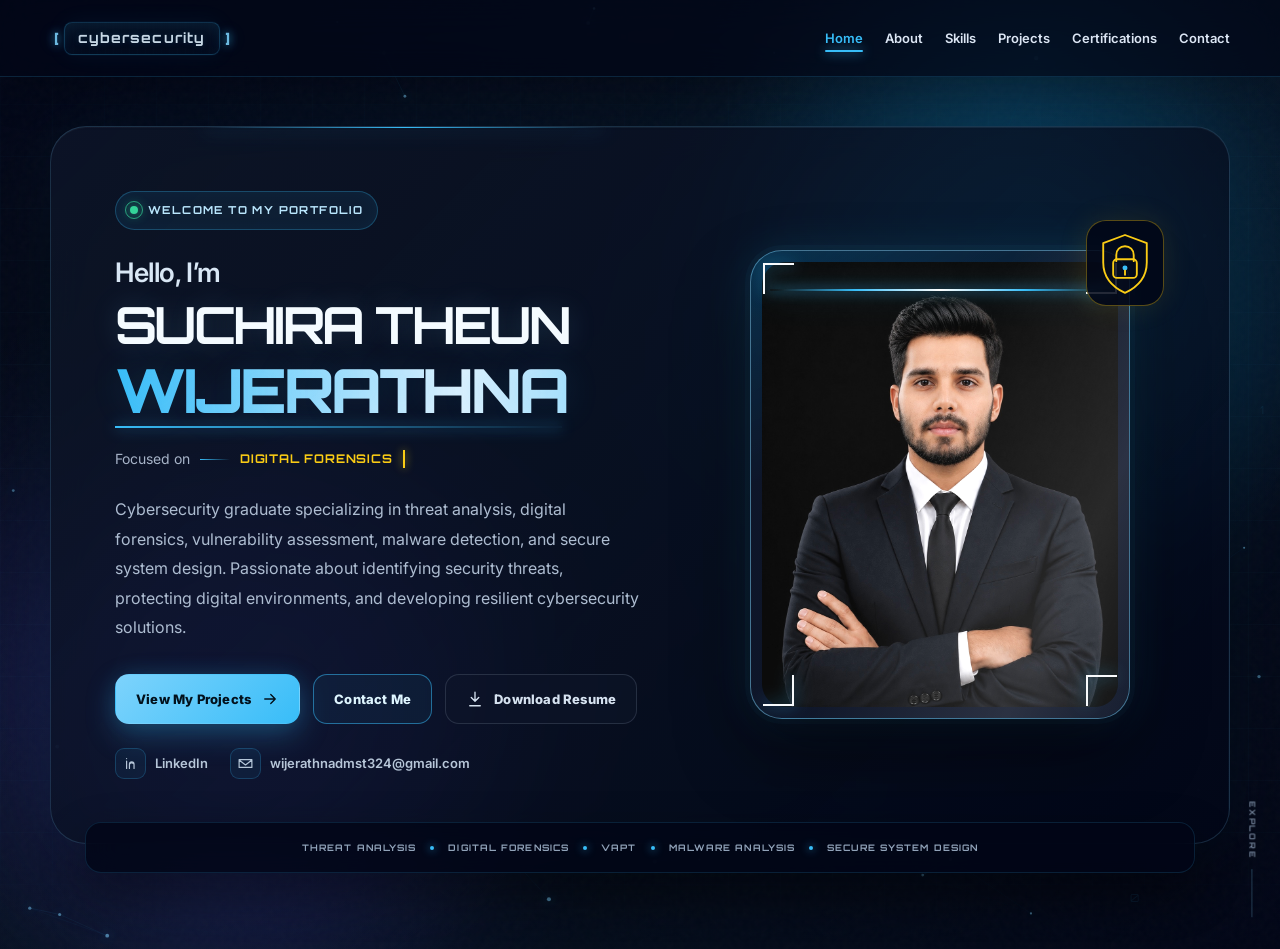
<file: index.html>
<!DOCTYPE html>

<html lang="en">
<head>
<meta charset="utf-8"/>
<meta content="width=device-width, initial-scale=1.0" name="viewport"/>
<meta content="Suchira Theun Wijerathna" name="author"/>
<meta content="#020617" name="theme-color"/>
<link href="https://fonts.googleapis.com" rel="preconnect"/>
<link crossorigin="" href="https://fonts.gstatic.com" rel="preconnect"/>
<link href="https://fonts.googleapis.com/css2?family=Inter:wght@400;500;600;700;800&amp;family=Orbitron:wght@600;700;800&amp;display=swap" rel="stylesheet"/>
<link href="style.css?v=mobile-20260625" rel="stylesheet">
<title>Suchira Theun Wijerathna | Cybersecurity Portfolio</title>
<meta content="The cybersecurity portfolio of Suchira Theun Wijerathna, featuring digital forensics, vulnerability assessment, malware detection, and secure system design projects." name="description"/>
</link></head>
<body class="home-page premium-home">
<header class="site-header">
<nav aria-label="Primary navigation" class="navbar">
<a aria-label="Cybersecurity portfolio home" class="logo" href="index.html">
<span aria-label="cybersecurity" class="logo-word" data-text="cybersecurity"><span aria-hidden="true" style="--letter-index:0">c</span><span aria-hidden="true" style="--letter-index:1">y</span><span aria-hidden="true" style="--letter-index:2">b</span><span aria-hidden="true" style="--letter-index:3">e</span><span aria-hidden="true" style="--letter-index:4">r</span><span aria-hidden="true" style="--letter-index:5">s</span><span aria-hidden="true" style="--letter-index:6">e</span><span aria-hidden="true" style="--letter-index:7">c</span><span aria-hidden="true" style="--letter-index:8">u</span><span aria-hidden="true" style="--letter-index:9">r</span><span aria-hidden="true" style="--letter-index:10">i</span><span aria-hidden="true" style="--letter-index:11">t</span><span aria-hidden="true" style="--letter-index:12">y</span></span>
</a>
<button aria-controls="primary-menu" aria-expanded="false" aria-label="Open navigation menu" class="nav-toggle" type="button">
<span></span><span></span><span></span>
</button>
<ul class="nav-links" id="primary-menu">
<li><a aria-current="page" class="active-link" href="index.html">Home</a></li>
<li><a href="about.html">About</a></li>
<li><a href="skills.html">Skills</a></li>
<li><a href="projects.html">Projects</a></li>
<li><a href="certifications.html">Certifications</a></li>
<li><a href="contact.html">Contact</a></li>
</ul>
</nav>
</header>
<main class="premium-main page-transition">
<section aria-labelledby="home-name" class="premium-hero">
<canvas aria-hidden="true" id="cyber-canvas"></canvas>
<div aria-hidden="true" class="premium-grid"></div>
<div aria-hidden="true" class="premium-aurora aurora-one"></div>
<div aria-hidden="true" class="premium-aurora aurora-two"></div>
<div aria-hidden="true" class="premium-noise"></div>
<div class="premium-shell section-shell">
<div class="premium-panel">
<div class="premium-copy reveal-left">
<div class="welcome-badge">
<span aria-hidden="true" class="live-dot"></span>
              Welcome to my portfolio
            </div>
<p class="premium-greeting">Hello, I’m</p>
<h1 class="premium-name" id="home-name">
<span>Suchira Theun</span>
<strong>Wijerathna</strong>
</h1>
<div aria-label="Cybersecurity focus areas" class="focus-line">
<span class="focus-label">Focused on</span>
<span aria-hidden="true" class="focus-divider"></span>
<span class="dynamic-focus" data-focus-words="Threat Analysis|Digital Forensics|Vulnerability Assessment|Malware Detection">Threat Analysis</span>
<span aria-hidden="true" class="typing-cursor"></span>
</div>
<div class="mobile-visual-slot" aria-label="Portrait of Suchira Theun Wijerathna with animated cybersecurity interface">
<div class="portrait-stage">
<div class="portrait-card">
<div aria-hidden="true" class="portrait-scan"></div>
<img alt="Suchira Theun Wijerathna" src="assets/profile-photo.png"/>
<span aria-hidden="true" class="corner corner-top-left"></span>
<span aria-hidden="true" class="corner corner-top-right"></span>
<span aria-hidden="true" class="corner corner-bottom-left"></span>
<span aria-hidden="true" class="corner corner-bottom-right"></span>
</div>
<div aria-hidden="true" class="security-seal">
<svg viewBox="0 0 90 100">
<path d="M45 5 80 18v31c0 24-14 39-35 49C24 88 10 73 10 49V18L45 5Z"></path>
<path d="M31 47V37c0-8 6-14 14-14s14 6 14 14v10"></path>
<rect height="30" rx="6" width="38" x="26" y="44"></rect>
<circle cx="45" cy="58" r="4"></circle>
<path d="M45 62v7"></path>
</svg>
</div>
</div>
</div>
<p class="premium-intro">
              Cybersecurity graduate specializing in threat analysis, digital forensics, vulnerability assessment, malware detection, and secure system design. Passionate about identifying security threats, protecting digital environments, and developing resilient cybersecurity solutions.
            </p>
<div class="premium-actions">
<a class="premium-btn premium-btn-primary" href="projects.html">
<span>View My Projects</span>
<svg aria-hidden="true" viewbox="0 0 24 24"><path d="M5 12h14M13 6l6 6-6 6"></path></svg>
</a>
<a class="premium-btn premium-btn-outline" href="contact.html">
<span>Contact Me</span>
</a>
<a class="premium-btn premium-btn-ghost" download="Suchira_Theun_Wijerathna_Resume.pdf" href="assets/Suchira_Theun_Wijerathna_Resume.pdf">
<svg aria-hidden="true" viewbox="0 0 24 24"><path d="M12 3v12m0 0 5-5m-5 5-5-5M5 21h14"></path></svg>
<span>Download Resume</span>
</a>
</div>
<div aria-label="Professional links" class="premium-socials">
<a href="https://www.linkedin.com/in/suchira-theun-wijerathna-2473b7215/" rel="noopener noreferrer" target="_blank">
<span aria-hidden="true" class="social-icon">
<svg viewbox="0 0 24 24"><path d="M6.5 8.5V19M6.5 5v.01M10.5 19v-6c0-2.2 1.4-3.5 3.2-3.5 2 0 3.3 1.3 3.3 3.8V19M10.5 13.5c.4-2.5 4.2-3.2 5.8-1.2"></path></svg>
</span>
<span>LinkedIn</span>
</a>
<a href="mailto:wijerathnadmst324@gmail.com">
<span aria-hidden="true" class="social-icon">
<svg viewbox="0 0 24 24"><path d="M3 6.5h18v11H3zM3 7l9 7 9-7"></path></svg>
</span>
<span>wijerathnadmst324@gmail.com</span>
</a>
</div>
</div>
<div aria-label="Portrait of Suchira Theun Wijerathna with animated cybersecurity interface" class="premium-visual reveal-right">
<div aria-hidden="true" class="visual-glow"></div>



<div class="portrait-stage">
<div class="portrait-card">
<div aria-hidden="true" class="portrait-scan"></div>
<img alt="Suchira Theun Wijerathna" src="assets/profile-photo.png"/>
<span aria-hidden="true" class="corner corner-top-left"></span>
<span aria-hidden="true" class="corner corner-top-right"></span>
<span aria-hidden="true" class="corner corner-bottom-left"></span>
<span aria-hidden="true" class="corner corner-bottom-right"></span>
</div>



<div aria-hidden="true" class="security-seal">
<svg viewbox="0 0 90 100">
<path d="M45 5 80 18v31c0 24-14 39-35 49C24 88 10 73 10 49V18L45 5Z"></path>
<path d="M31 47V37c0-8 6-14 14-14s14 6 14 14v10"></path>
<rect height="30" rx="6" width="38" x="26" y="44"></rect>
<circle cx="45" cy="58" r="4"></circle>
<path d="M45 62v7"></path>
</svg>
</div>
</div>
</div>
</div>
<div aria-label="Cybersecurity expertise" class="expertise-rail reveal-up">
<span>Threat Analysis</span><i></i>
<span>Digital Forensics</span><i></i>
<span>VAPT</span><i></i>
<span>Malware Analysis</span><i></i>
<span>Secure System Design</span>
</div>
</div>
<a aria-label="Scroll down" class="scroll-cue" href="#home-bottom">
<span>Explore</span>
<i aria-hidden="true"></i>
</a>
<div aria-hidden="true" id="home-bottom"></div>
</section>
</main>
<script src="script.js"></script>
</body>
</html>
</file>
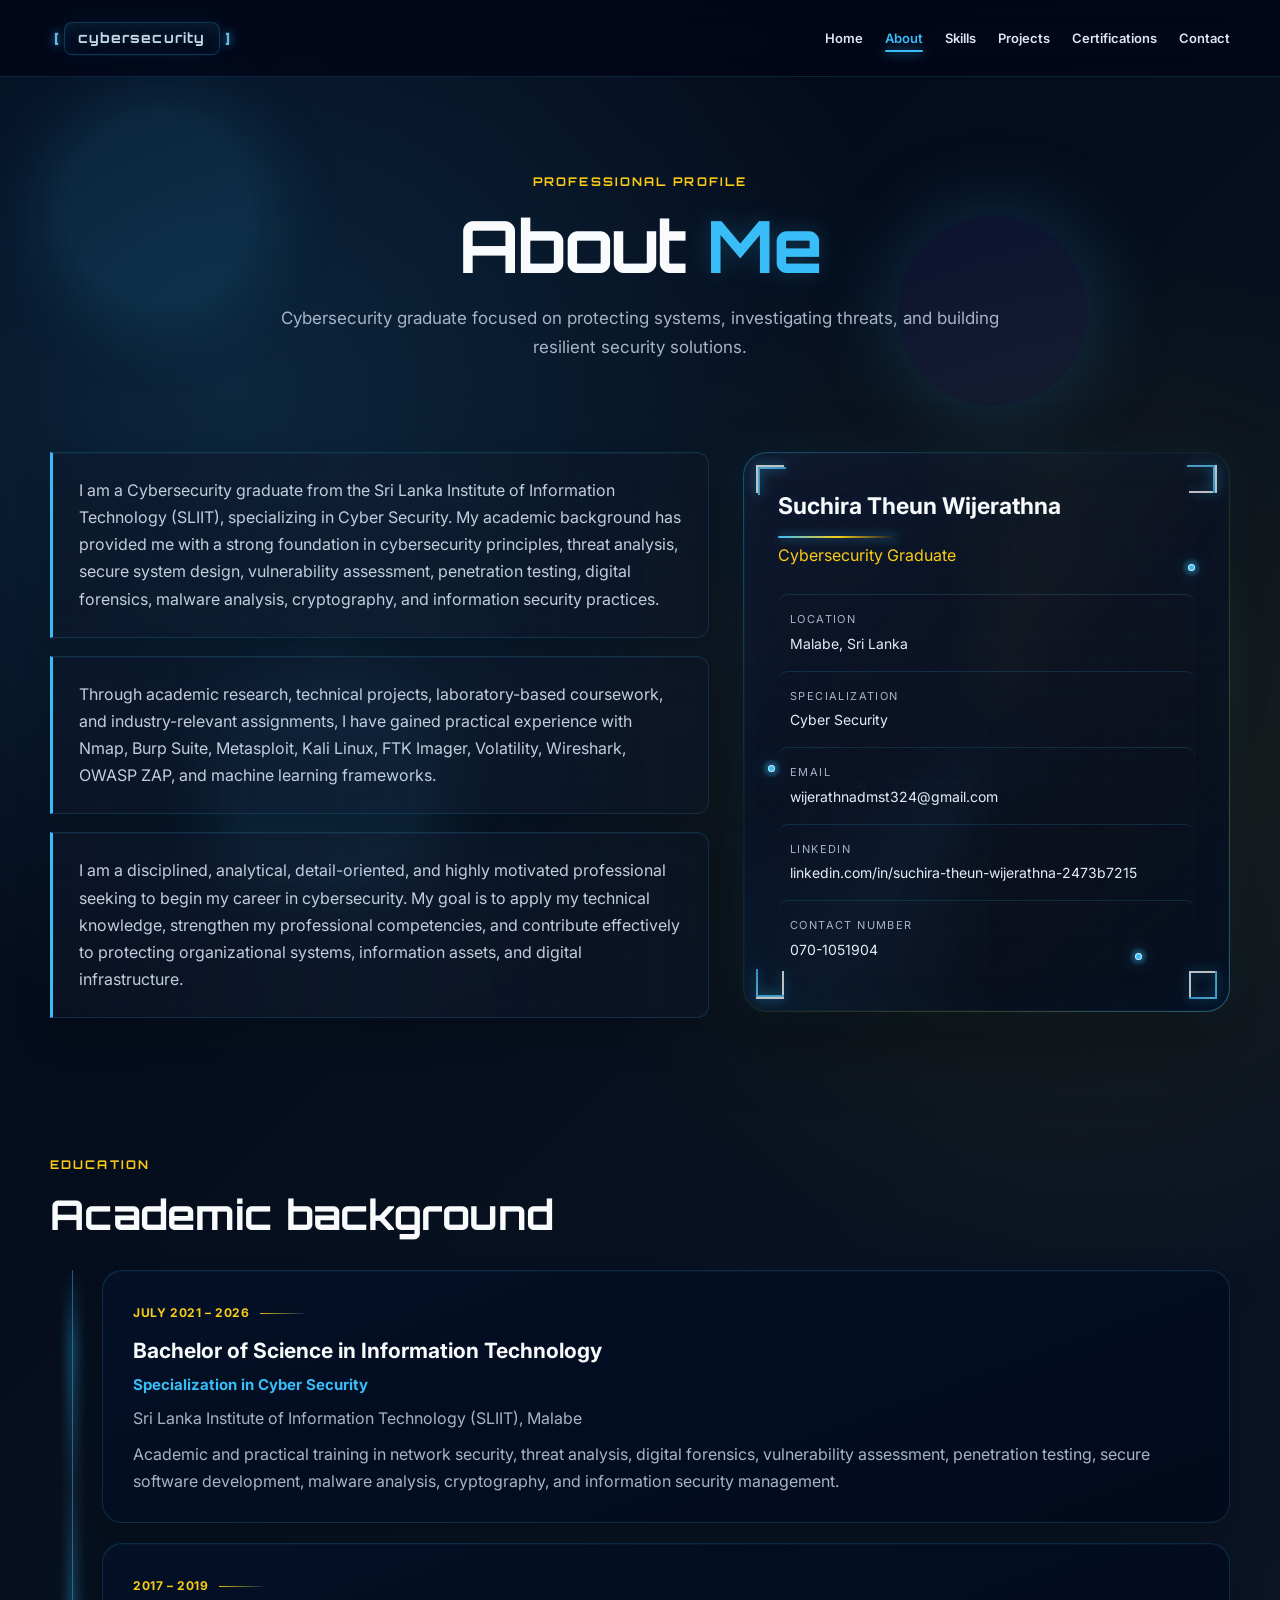
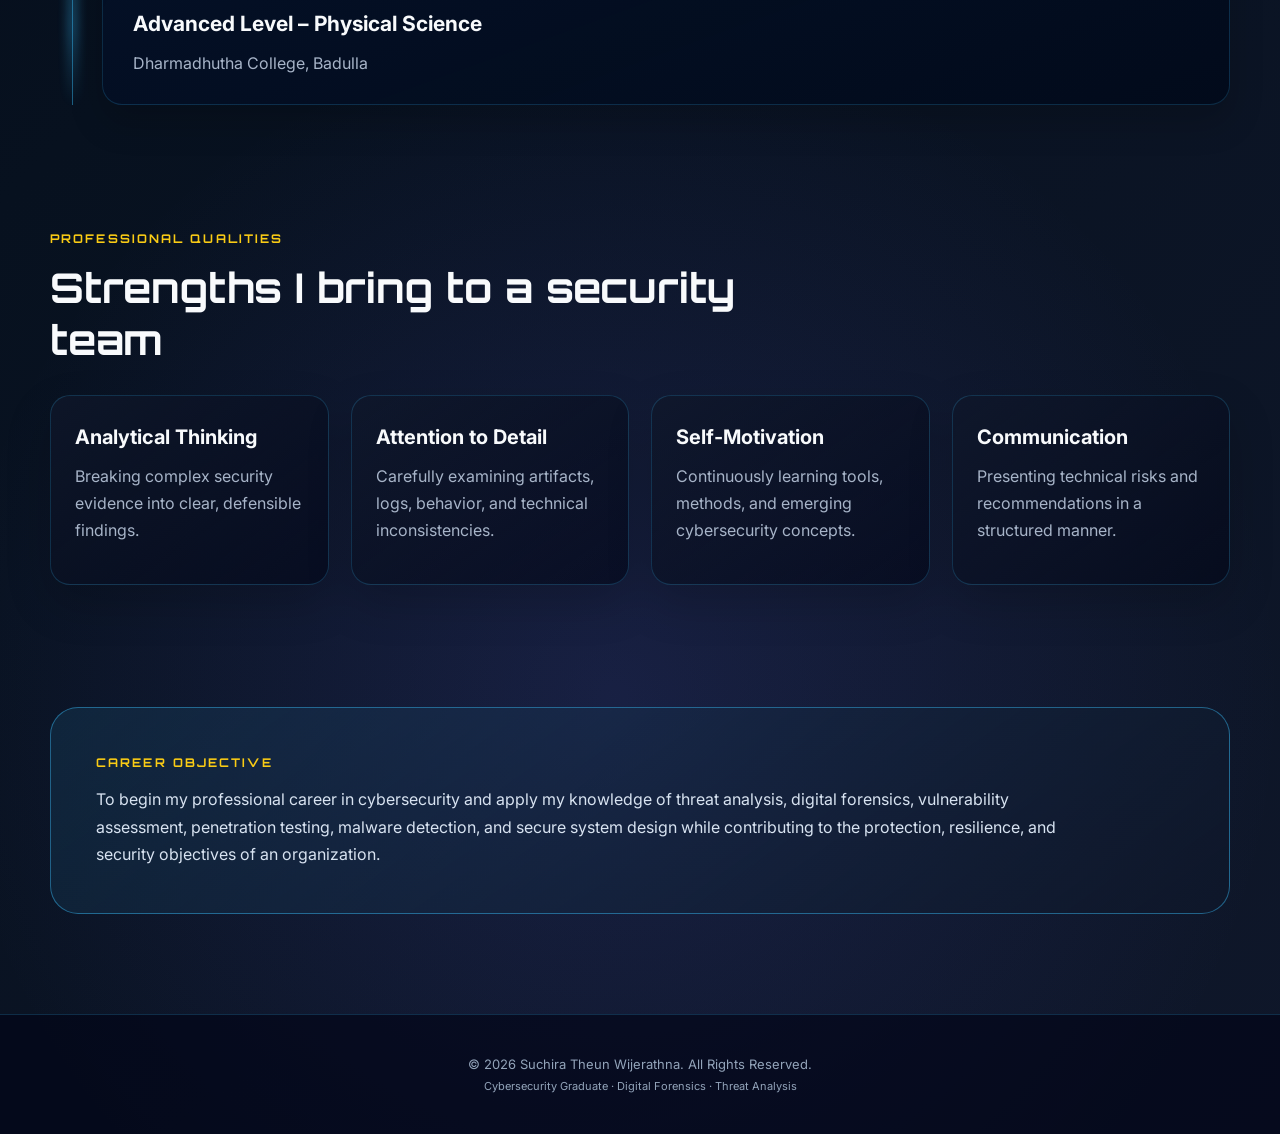
<file: about.html>
<!DOCTYPE html>
<html lang="en">
<head>
  <meta charset="UTF-8" />
  <meta name="viewport" content="width=device-width, initial-scale=1.0" />
  <meta name="author" content="Suchira Theun Wijerathna" />
  <meta name="theme-color" content="#07111f" />
  <link rel="preconnect" href="https://fonts.googleapis.com">
  <link rel="preconnect" href="https://fonts.gstatic.com" crossorigin>
  <link href="https://fonts.googleapis.com/css2?family=Inter:wght@400;500;600;700&family=Orbitron:wght@600;700&display=swap" rel="stylesheet">
  <link rel="stylesheet" href="style.css?v=mobile-20260625" />
  <title>About | Suchira Theun Wijerathna</title>
  <meta name="description" content="Learn about Suchira Theun Wijerathna's cybersecurity education, professional profile, strengths, and career objective." />
</head>
<body>
  <div class="background-animation" aria-hidden="true"><span></span><span></span><span></span><span></span></div>
  <header class="site-header">
    <nav class="navbar" aria-label="Primary navigation">
      <a class="logo" href="index.html" aria-label="Cybersecurity portfolio home">
        <span class="logo-word" aria-label="cybersecurity" data-text="cybersecurity"><span style="--letter-index:0" aria-hidden="true">c</span><span style="--letter-index:1" aria-hidden="true">y</span><span style="--letter-index:2" aria-hidden="true">b</span><span style="--letter-index:3" aria-hidden="true">e</span><span style="--letter-index:4" aria-hidden="true">r</span><span style="--letter-index:5" aria-hidden="true">s</span><span style="--letter-index:6" aria-hidden="true">e</span><span style="--letter-index:7" aria-hidden="true">c</span><span style="--letter-index:8" aria-hidden="true">u</span><span style="--letter-index:9" aria-hidden="true">r</span><span style="--letter-index:10" aria-hidden="true">i</span><span style="--letter-index:11" aria-hidden="true">t</span><span style="--letter-index:12" aria-hidden="true">y</span></span>
      </a>
      <button class="nav-toggle" type="button" aria-expanded="false" aria-controls="primary-menu" aria-label="Open navigation menu">
        <span></span><span></span><span></span>
      </button>
      <ul class="nav-links" id="primary-menu">
          <li><a href="index.html">Home</a></li>
          <li><a href="about.html" class="active-link" aria-current="page">About</a></li>
          <li><a href="skills.html">Skills</a></li>
          <li><a href="projects.html">Projects</a></li>
          <li><a href="certifications.html">Certifications</a></li>
          <li><a href="contact.html">Contact</a></li>
      </ul>
    </nav>
  </header>
  <main class="page-transition">
    <section class="page-hero section-shell">
      <p class="eyebrow reveal-up">Professional Profile</p>
      <h1 class="reveal-up">About <span>Me</span></h1>
      <p class="reveal-up">Cybersecurity graduate focused on protecting systems, investigating threats, and building resilient security solutions.</p>
    </section>

    <section class="about-layout section-shell">
      <div class="about-copy">
        <p class="animated-paragraph reveal-up">I am a Cybersecurity graduate from the Sri Lanka Institute of Information Technology (SLIIT), specializing in Cyber Security. My academic background has provided me with a strong foundation in cybersecurity principles, threat analysis, secure system design, vulnerability assessment, penetration testing, digital forensics, malware analysis, cryptography, and information security practices.</p>
        <p class="animated-paragraph reveal-up">Through academic research, technical projects, laboratory-based coursework, and industry-relevant assignments, I have gained practical experience with Nmap, Burp Suite, Metasploit, Kali Linux, FTK Imager, Volatility, Wireshark, OWASP ZAP, and machine learning frameworks.</p>
        <p class="animated-paragraph reveal-up">I am a disciplined, analytical, detail-oriented, and highly motivated professional seeking to begin my career in cybersecurity. My goal is to apply my technical knowledge, strengthen my professional competencies, and contribute effectively to protecting organizational systems, information assets, and digital infrastructure.</p>
      </div>
      <aside class="profile-panel reveal-right">
        <div class="profile-panel-effects" aria-hidden="true">
          <span class="profile-circuit-grid"></span>
          <span class="profile-scan-beam"></span>
          <span class="profile-data-stream stream-one"></span>
          <span class="profile-data-stream stream-two"></span>
          <span class="profile-corner corner-top-left"></span>
          <span class="profile-corner corner-top-right"></span>
          <span class="profile-corner corner-bottom-left"></span>
          <span class="profile-corner corner-bottom-right"></span>
          <i class="profile-node node-one"></i>
          <i class="profile-node node-two"></i>
          <i class="profile-node node-three"></i>
        </div>
        <h2>Suchira Theun Wijerathna</h2>
        <p>Cybersecurity Graduate</p>
        <dl>
          <div><dt>Location</dt><dd>Malabe, Sri Lanka</dd></div>
          <div><dt>Specialization</dt><dd>Cyber Security</dd></div>
          <div><dt>Email</dt><dd><a href="mailto:wijerathnadmst324@gmail.com">wijerathnadmst324@gmail.com</a></dd></div>
          <div><dt>LinkedIn</dt><dd><a href="https://www.linkedin.com/in/suchira-theun-wijerathna-2473b7215/" target="_blank" rel="noopener noreferrer">linkedin.com/in/suchira-theun-wijerathna-2473b7215</a></dd></div>
          <div><dt>Contact Number</dt><dd><a href="tel:+94701051904">070-1051904</a></dd></div>
        </dl>
      </aside>
    </section>

    <section class="content-section section-shell">
      <div class="section-heading reveal-up"><p class="eyebrow">Education</p><h2>Academic background</h2></div>
      <div class="timeline">
        <article class="timeline-item reveal-up">
          <span class="timeline-date">July 2021 – 2026</span>
          <h3>Bachelor of Science in Information Technology</h3>
          <h4>Specialization in Cyber Security</h4>
          <p>Sri Lanka Institute of Information Technology (SLIIT), Malabe</p>
          <p>Academic and practical training in network security, threat analysis, digital forensics, vulnerability assessment, penetration testing, secure software development, malware analysis, cryptography, and information security management.</p>
        </article>
        <article class="timeline-item reveal-up">
          <span class="timeline-date">2017 – 2019</span>
          <h3>Advanced Level – Physical Science</h3>
          <p>Dharmadhutha College, Badulla</p>
        </article>
      </div>
    </section>

    <section class="content-section section-shell">
      <div class="section-heading reveal-up"><p class="eyebrow">Professional Qualities</p><h2>Strengths I bring to a security team</h2></div>
      <div class="card-grid four-column">
        <article class="mini-card reveal-scale"><h3>Analytical Thinking</h3><p>Breaking complex security evidence into clear, defensible findings.</p></article>
        <article class="mini-card reveal-scale"><h3>Attention to Detail</h3><p>Carefully examining artifacts, logs, behavior, and technical inconsistencies.</p></article>
        <article class="mini-card reveal-scale"><h3>Self-Motivation</h3><p>Continuously learning tools, methods, and emerging cybersecurity concepts.</p></article>
        <article class="mini-card reveal-scale"><h3>Communication</h3><p>Presenting technical risks and recommendations in a structured manner.</p></article>
      </div>
    </section>

    <section class="career-objective section-shell reveal-up">
      <p class="eyebrow">Career Objective</p>
      <blockquote>To begin my professional career in cybersecurity and apply my knowledge of threat analysis, digital forensics, vulnerability assessment, penetration testing, malware detection, and secure system design while contributing to the protection, resilience, and security objectives of an organization.</blockquote>
    </section>
  </main>
  <footer class="site-footer">
    <div>
      <p>© 2026 Suchira Theun Wijerathna. All Rights Reserved.</p>
      <p class="footer-note">Cybersecurity Graduate · Digital Forensics · Threat Analysis</p>
    </div>
  </footer>
  <script src="script.js"></script>
</body>
</html>
</file>
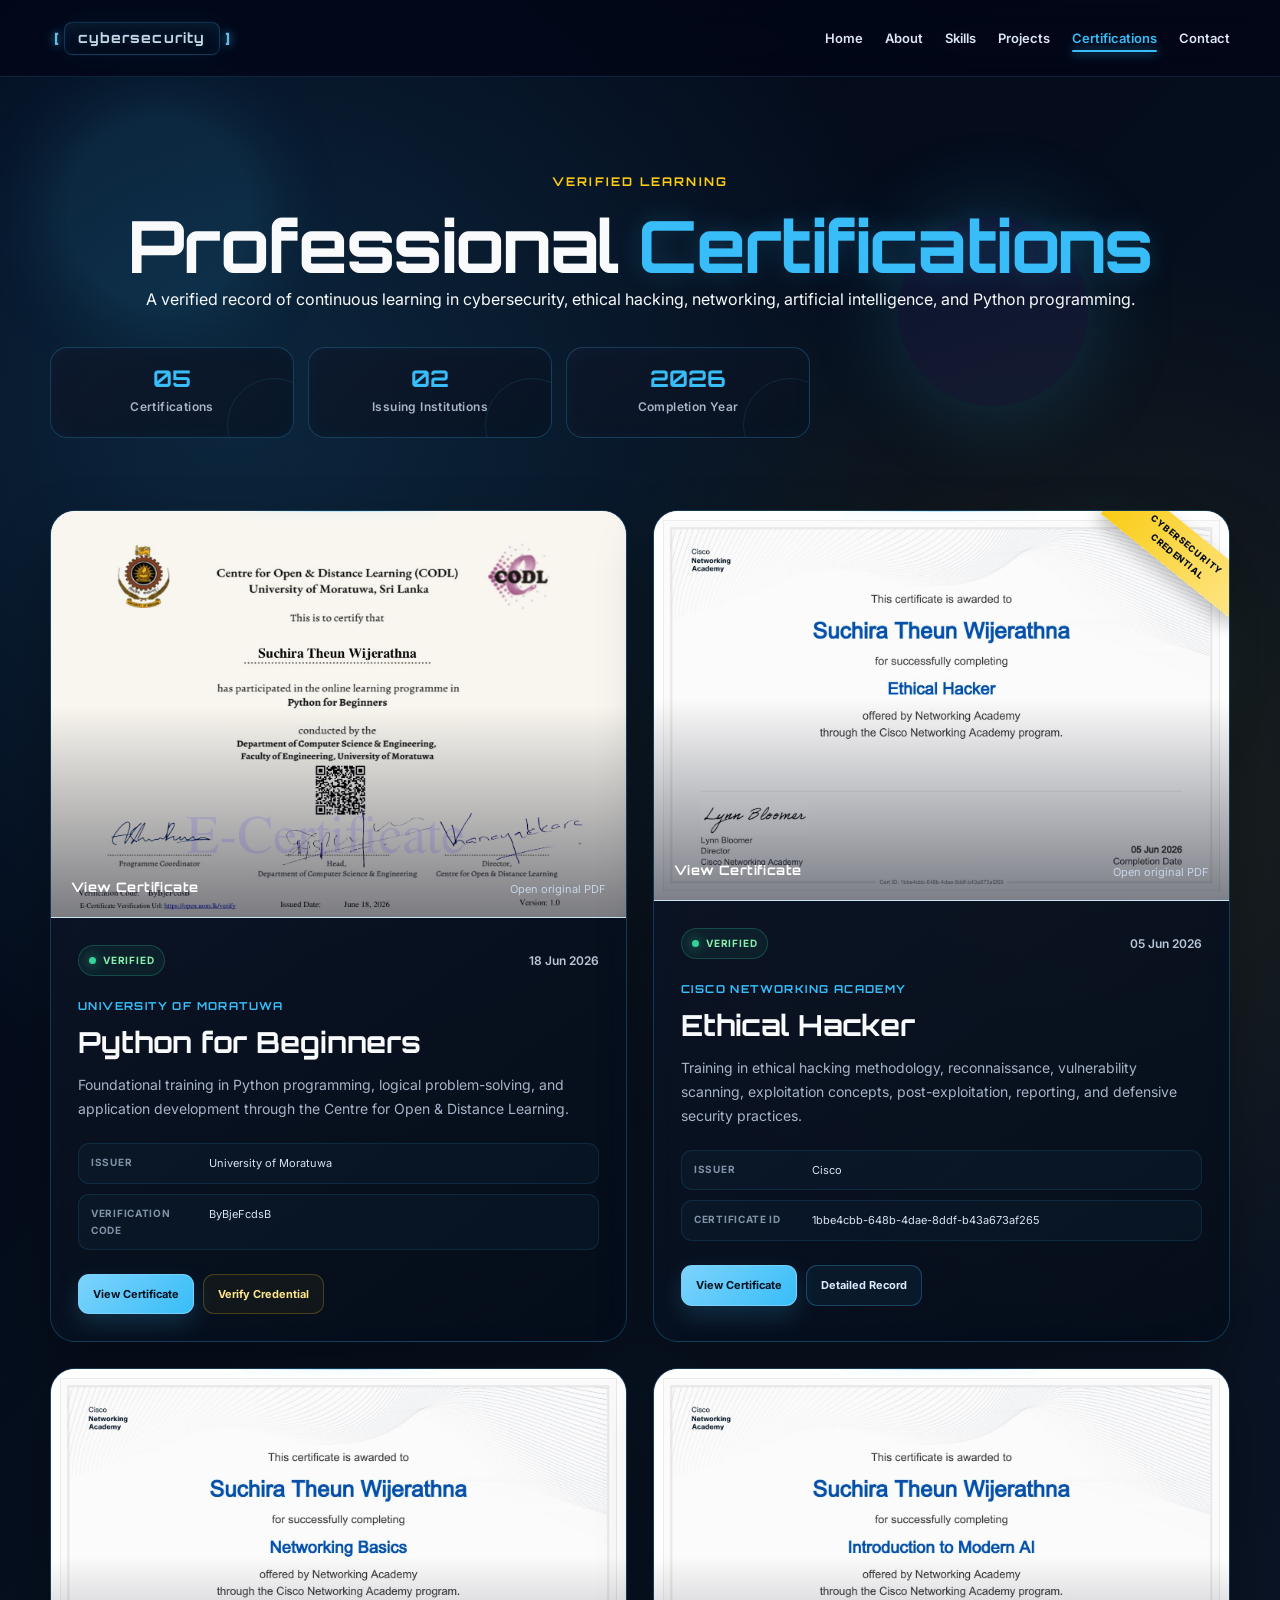
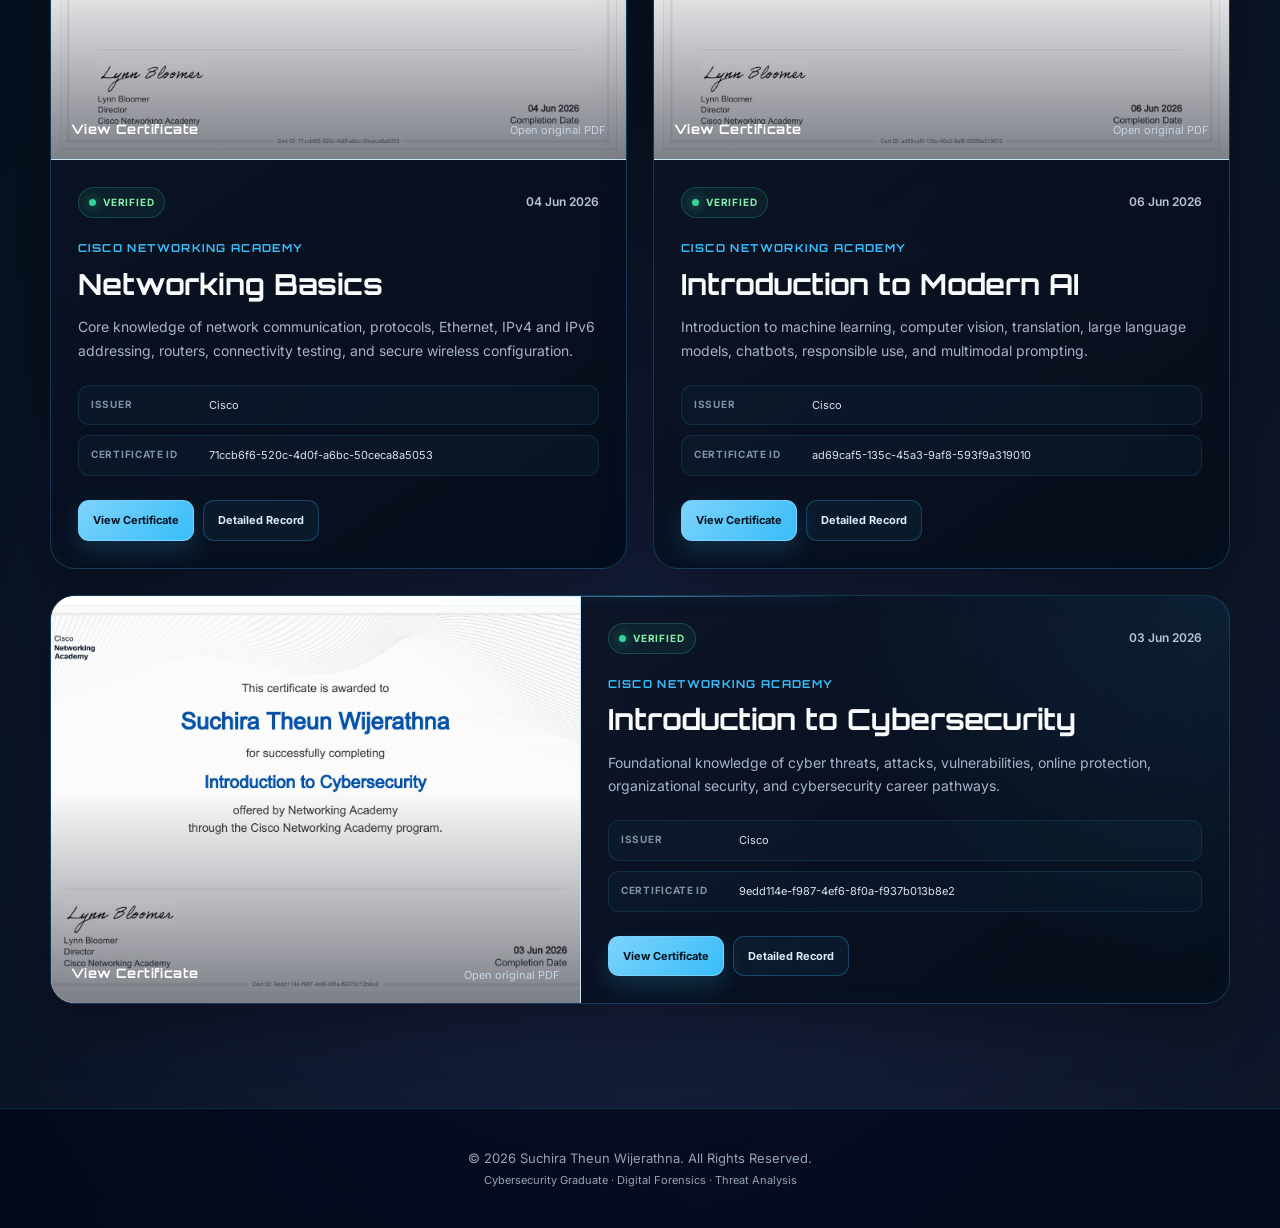
<file: certifications.html>
<!DOCTYPE html>
<html lang="en">
<head>
  <meta charset="UTF-8" />
  <meta name="viewport" content="width=device-width, initial-scale=1.0" />
  <meta name="author" content="Suchira Theun Wijerathna" />
  <meta name="theme-color" content="#07111f" />
  <link rel="preconnect" href="https://fonts.googleapis.com">
  <link rel="preconnect" href="https://fonts.gstatic.com" crossorigin>
  <link href="https://fonts.googleapis.com/css2?family=Inter:wght@400;500;600;700&family=Orbitron:wght@600;700&display=swap" rel="stylesheet">
  <link rel="stylesheet" href="style.css?v=mobile-20260625" />
  <title>Certifications | Suchira Theun Wijerathna</title>
  <meta name="description" content="Verified cybersecurity, networking, ethical hacking, Python, and AI certifications completed by Suchira Theun Wijerathna." />
</head>
<body class="certifications-page">
  <div class="background-animation" aria-hidden="true"><span></span><span></span><span></span><span></span></div>

  <header class="site-header">
    <nav class="navbar" aria-label="Primary navigation">
      <a class="logo" href="index.html" aria-label="Cybersecurity portfolio home">
        <span class="logo-word" aria-label="cybersecurity" data-text="cybersecurity"><span style="--letter-index:0" aria-hidden="true">c</span><span style="--letter-index:1" aria-hidden="true">y</span><span style="--letter-index:2" aria-hidden="true">b</span><span style="--letter-index:3" aria-hidden="true">e</span><span style="--letter-index:4" aria-hidden="true">r</span><span style="--letter-index:5" aria-hidden="true">s</span><span style="--letter-index:6" aria-hidden="true">e</span><span style="--letter-index:7" aria-hidden="true">c</span><span style="--letter-index:8" aria-hidden="true">u</span><span style="--letter-index:9" aria-hidden="true">r</span><span style="--letter-index:10" aria-hidden="true">i</span><span style="--letter-index:11" aria-hidden="true">t</span><span style="--letter-index:12" aria-hidden="true">y</span></span>
      </a>
      <button class="nav-toggle" type="button" aria-expanded="false" aria-controls="primary-menu" aria-label="Open navigation menu">
        <span></span><span></span><span></span>
      </button>
      <ul class="nav-links" id="primary-menu">
        <li><a href="index.html">Home</a></li>
        <li><a href="about.html">About</a></li>
        <li><a href="skills.html">Skills</a></li>
        <li><a href="projects.html">Projects</a></li>
        <li><a href="certifications.html" class="active-link" aria-current="page">Certifications</a></li>
        <li><a href="contact.html">Contact</a></li>
      </ul>
    </nav>
  </header>

  <main class="page-transition">
    <section class="page-hero certification-page-hero section-shell">
      <p class="eyebrow reveal-up">Verified Learning</p>
      <h1 class="reveal-up">Professional <span>Certifications</span></h1>
      <p class="reveal-up">A verified record of continuous learning in cybersecurity, ethical hacking, networking, artificial intelligence, and Python programming.</p>

      <div class="credential-stats reveal-up" aria-label="Certification summary">
        <div><strong>05</strong><span>Certifications</span></div>
        <div><strong>02</strong><span>Issuing Institutions</span></div>
        <div><strong>2026</strong><span>Completion Year</span></div>
      </div>
    </section>

    <section class="certificate-gallery section-shell" aria-label="Certificate gallery">

      <div class="credential-grid">
        <article class="credential-card credential-python reveal-up">
          <a class="certificate-preview" href="assets/certificates/python-for-beginners.pdf" target="_blank" rel="noopener noreferrer" aria-label="View Python for Beginners certificate">
            <img src="assets/certificates/previews/python-for-beginners.jpg" alt="Preview of Python for Beginners certificate" />
            <span class="certificate-scan" aria-hidden="true"></span>
            <span class="preview-overlay"><b>View Certificate</b><small>Open original PDF</small></span>
          </a>
          <div class="credential-card-body">
            <div class="credential-card-topline">
              <span class="credential-status"><i></i> Verified</span>
              <time datetime="2026-06-18">18 Jun 2026</time>
            </div>
            <p class="credential-issuer">University of Moratuwa</p>
            <h2>Python for Beginners</h2>
            <p>Foundational training in Python programming, logical problem-solving, and application development through the Centre for Open &amp; Distance Learning.</p>
            <dl class="credential-meta">
              <div><dt>Issuer</dt><dd>University of Moratuwa</dd></div>
              <div><dt>Verification Code</dt><dd>ByBjeFcdsB</dd></div>
            </dl>
            <div class="credential-actions">
              <a class="credential-button primary" href="assets/certificates/python-for-beginners.pdf" target="_blank" rel="noopener noreferrer">View Certificate</a>
              <a class="credential-button ghost" href="https://open.uom.lk/verify" target="_blank" rel="noopener noreferrer">Verify Credential</a>
            </div>
          </div>
        </article>

        <article class="credential-card credential-cisco credential-featured reveal-up">
          <div class="featured-ribbon">Cybersecurity Credential</div>
          <a class="certificate-preview" href="assets/certificates/ethical-hacker-certificate.pdf" target="_blank" rel="noopener noreferrer" aria-label="View Ethical Hacker certificate">
            <img src="assets/certificates/previews/ethical-hacker.jpg" alt="Preview of Cisco Ethical Hacker certificate" />
            <span class="certificate-scan" aria-hidden="true"></span>
            <span class="preview-overlay"><b>View Certificate</b><small>Open original PDF</small></span>
          </a>
          <div class="credential-card-body">
            <div class="credential-card-topline">
              <span class="credential-status"><i></i> Verified</span>
              <time datetime="2026-06-05">05 Jun 2026</time>
            </div>
            <p class="credential-issuer">Cisco Networking Academy</p>
            <h2>Ethical Hacker</h2>
            <p>Training in ethical hacking methodology, reconnaissance, vulnerability scanning, exploitation concepts, post-exploitation, reporting, and defensive security practices.</p>
            <dl class="credential-meta">
              <div><dt>Issuer</dt><dd>Cisco</dd></div>
              <div><dt>Certificate ID</dt><dd>1bbe4cbb-648b-4dae-8ddf-b43a673af265</dd></div>
            </dl>
            <div class="credential-actions">
              <a class="credential-button primary" href="assets/certificates/ethical-hacker-certificate.pdf" target="_blank" rel="noopener noreferrer">View Certificate</a>
              <a class="credential-button" href="assets/certificates/ethical-hacker-detailed-record.pdf" target="_blank" rel="noopener noreferrer">Detailed Record</a>
            </div>
          </div>
        </article>

        <article class="credential-card credential-cisco reveal-up">
          <a class="certificate-preview" href="assets/certificates/networking-basics-certificate.pdf" target="_blank" rel="noopener noreferrer" aria-label="View Networking Basics certificate">
            <img src="assets/certificates/previews/networking-basics.jpg" alt="Preview of Cisco Networking Basics certificate" />
            <span class="certificate-scan" aria-hidden="true"></span>
            <span class="preview-overlay"><b>View Certificate</b><small>Open original PDF</small></span>
          </a>
          <div class="credential-card-body">
            <div class="credential-card-topline">
              <span class="credential-status"><i></i> Verified</span>
              <time datetime="2026-06-04">04 Jun 2026</time>
            </div>
            <p class="credential-issuer">Cisco Networking Academy</p>
            <h2>Networking Basics</h2>
            <p>Core knowledge of network communication, protocols, Ethernet, IPv4 and IPv6 addressing, routers, connectivity testing, and secure wireless configuration.</p>
            <dl class="credential-meta">
              <div><dt>Issuer</dt><dd>Cisco</dd></div>
              <div><dt>Certificate ID</dt><dd>71ccb6f6-520c-4d0f-a6bc-50ceca8a5053</dd></div>
            </dl>
            <div class="credential-actions">
              <a class="credential-button primary" href="assets/certificates/networking-basics-certificate.pdf" target="_blank" rel="noopener noreferrer">View Certificate</a>
              <a class="credential-button" href="assets/certificates/networking-basics-detailed-record.pdf" target="_blank" rel="noopener noreferrer">Detailed Record</a>
            </div>
          </div>
        </article>

        <article class="credential-card credential-ai reveal-up">
          <a class="certificate-preview" href="assets/certificates/introduction-to-modern-ai-certificate.pdf" target="_blank" rel="noopener noreferrer" aria-label="View Introduction to Modern AI certificate">
            <img src="assets/certificates/previews/introduction-to-modern-ai.jpg" alt="Preview of Cisco Introduction to Modern AI certificate" />
            <span class="certificate-scan" aria-hidden="true"></span>
            <span class="preview-overlay"><b>View Certificate</b><small>Open original PDF</small></span>
          </a>
          <div class="credential-card-body">
            <div class="credential-card-topline">
              <span class="credential-status"><i></i> Verified</span>
              <time datetime="2026-06-06">06 Jun 2026</time>
            </div>
            <p class="credential-issuer">Cisco Networking Academy</p>
            <h2>Introduction to Modern AI</h2>
            <p>Introduction to machine learning, computer vision, translation, large language models, chatbots, responsible use, and multimodal prompting.</p>
            <dl class="credential-meta">
              <div><dt>Issuer</dt><dd>Cisco</dd></div>
              <div><dt>Certificate ID</dt><dd>ad69caf5-135c-45a3-9af8-593f9a319010</dd></div>
            </dl>
            <div class="credential-actions">
              <a class="credential-button primary" href="assets/certificates/introduction-to-modern-ai-certificate.pdf" target="_blank" rel="noopener noreferrer">View Certificate</a>
              <a class="credential-button" href="assets/certificates/introduction-to-modern-ai-detailed-record.pdf" target="_blank" rel="noopener noreferrer">Detailed Record</a>
            </div>
          </div>
        </article>

        <article class="credential-card credential-cisco credential-wide reveal-up">
          <a class="certificate-preview" href="assets/certificates/introduction-to-cybersecurity-certificate.pdf" target="_blank" rel="noopener noreferrer" aria-label="View Introduction to Cybersecurity certificate">
            <img src="assets/certificates/previews/introduction-to-cybersecurity.jpg" alt="Preview of Cisco Introduction to Cybersecurity certificate" />
            <span class="certificate-scan" aria-hidden="true"></span>
            <span class="preview-overlay"><b>View Certificate</b><small>Open original PDF</small></span>
          </a>
          <div class="credential-card-body">
            <div class="credential-card-topline">
              <span class="credential-status"><i></i> Verified</span>
              <time datetime="2026-06-03">03 Jun 2026</time>
            </div>
            <p class="credential-issuer">Cisco Networking Academy</p>
            <h2>Introduction to Cybersecurity</h2>
            <p>Foundational knowledge of cyber threats, attacks, vulnerabilities, online protection, organizational security, and cybersecurity career pathways.</p>
            <dl class="credential-meta">
              <div><dt>Issuer</dt><dd>Cisco</dd></div>
              <div><dt>Certificate ID</dt><dd>9edd114e-f987-4ef6-8f0a-f937b013b8e2</dd></div>
            </dl>
            <div class="credential-actions">
              <a class="credential-button primary" href="assets/certificates/introduction-to-cybersecurity-certificate.pdf" target="_blank" rel="noopener noreferrer">View Certificate</a>
              <a class="credential-button" href="assets/certificates/introduction-to-cybersecurity-detailed-record.pdf" target="_blank" rel="noopener noreferrer">Detailed Record</a>
            </div>
          </div>
        </article>
      </div>
    </section>
  </main>

  <footer class="site-footer">
    <div>
      <p>© 2026 Suchira Theun Wijerathna. All Rights Reserved.</p>
      <p class="footer-note">Cybersecurity Graduate · Digital Forensics · Threat Analysis</p>
    </div>
  </footer>

  <script src="script.js"></script>
</body>
</html>
</file>
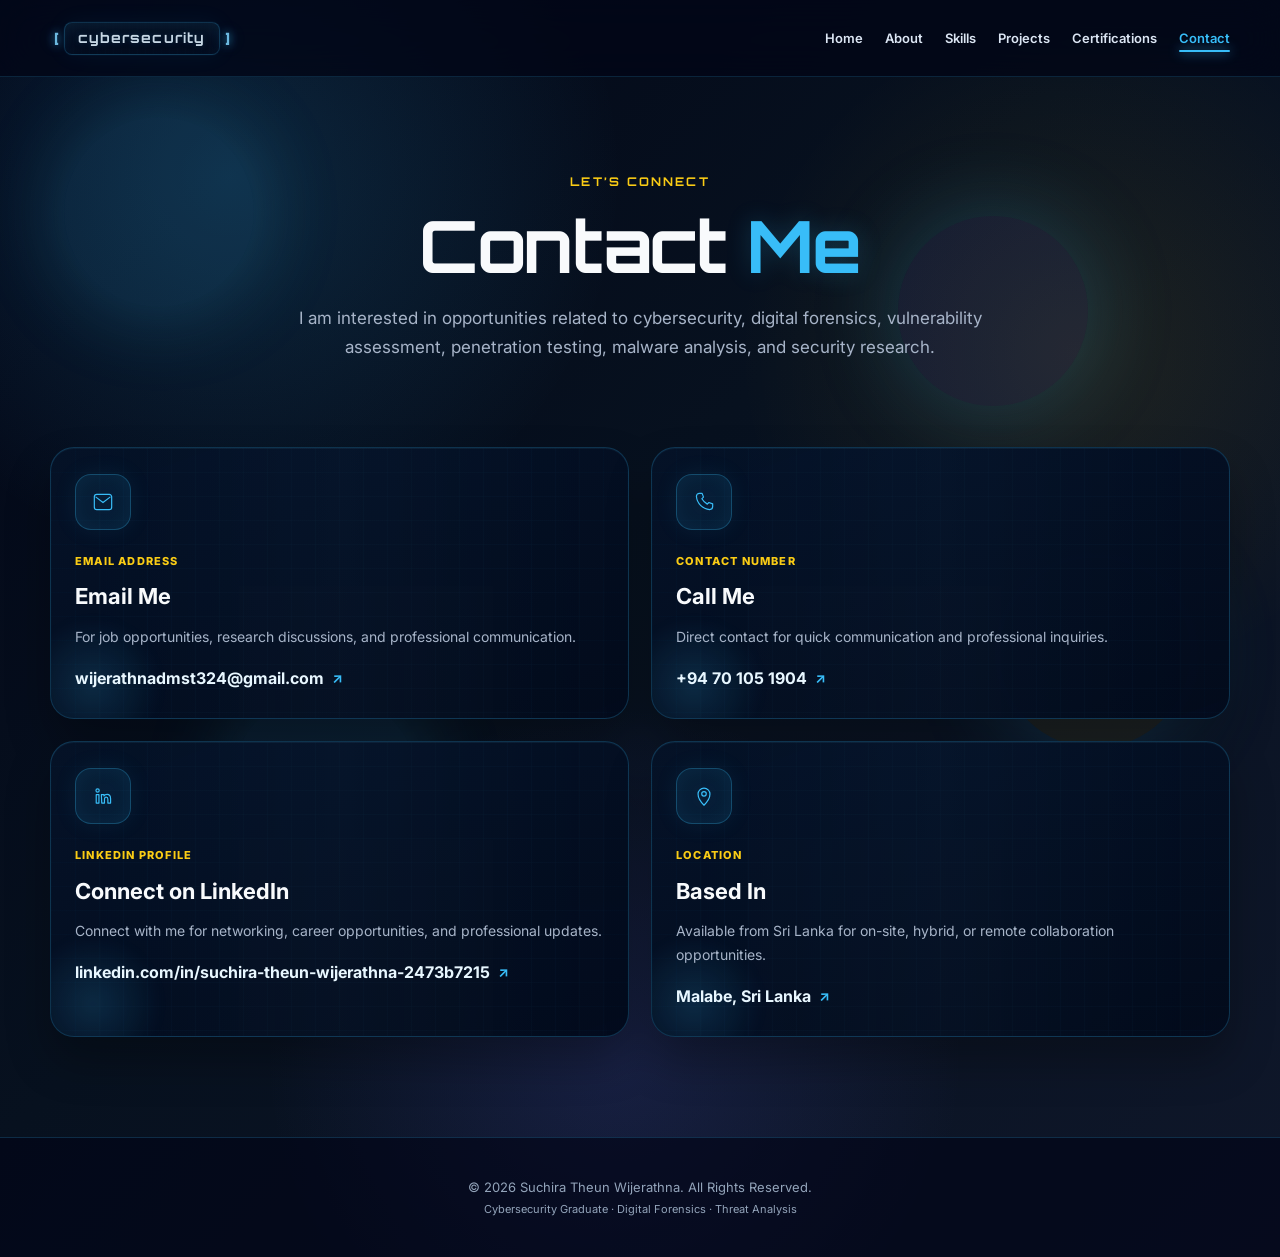
<file: contact.html>
<!DOCTYPE html>
<html lang="en">
<head>
  <meta charset="UTF-8" />
  <meta name="viewport" content="width=device-width, initial-scale=1.0" />
  <meta name="author" content="Suchira Theun Wijerathna" />
  <meta name="theme-color" content="#07111f" />
  <link rel="preconnect" href="https://fonts.googleapis.com">
  <link rel="preconnect" href="https://fonts.gstatic.com" crossorigin>
  <link href="https://fonts.googleapis.com/css2?family=Inter:wght@400;500;600;700&family=Orbitron:wght@600;700&display=swap" rel="stylesheet">
  <link rel="stylesheet" href="style.css?v=mobile-20260625" />
  <title>Contact | Suchira Theun Wijerathna</title>
  <meta name="description" content="Contact Suchira Theun Wijerathna for cybersecurity opportunities, collaboration, and security-related projects." />
</head>
<body class="contact-page-enhanced">
  <div class="background-animation" aria-hidden="true"><span></span><span></span><span></span><span></span></div>
  <header class="site-header">
    <nav class="navbar" aria-label="Primary navigation">
      <a class="logo" href="index.html" aria-label="Cybersecurity portfolio home">
        <span class="logo-word" aria-label="cybersecurity" data-text="cybersecurity"><span style="--letter-index:0" aria-hidden="true">c</span><span style="--letter-index:1" aria-hidden="true">y</span><span style="--letter-index:2" aria-hidden="true">b</span><span style="--letter-index:3" aria-hidden="true">e</span><span style="--letter-index:4" aria-hidden="true">r</span><span style="--letter-index:5" aria-hidden="true">s</span><span style="--letter-index:6" aria-hidden="true">e</span><span style="--letter-index:7" aria-hidden="true">c</span><span style="--letter-index:8" aria-hidden="true">u</span><span style="--letter-index:9" aria-hidden="true">r</span><span style="--letter-index:10" aria-hidden="true">i</span><span style="--letter-index:11" aria-hidden="true">t</span><span style="--letter-index:12" aria-hidden="true">y</span></span>
      </a>
      <button class="nav-toggle" type="button" aria-expanded="false" aria-controls="primary-menu" aria-label="Open navigation menu">
        <span></span><span></span><span></span>
      </button>
      <ul class="nav-links" id="primary-menu">
          <li><a href="index.html">Home</a></li>
          <li><a href="about.html">About</a></li>
          <li><a href="skills.html">Skills</a></li>
          <li><a href="projects.html">Projects</a></li>
          <li><a href="certifications.html">Certifications</a></li>
          <li><a href="contact.html" class="active-link" aria-current="page">Contact</a></li>
      </ul>
    </nav>
  </header>

  <main class="page-transition">
    <section class="page-hero section-shell">
      <p class="eyebrow reveal-up">Let’s Connect</p>
      <h1 class="reveal-up">Contact <span>Me</span></h1>
      <p class="reveal-up">I am interested in opportunities related to cybersecurity, digital forensics, vulnerability assessment, penetration testing, malware analysis, and security research.</p>
    </section>

    <section class="contact-layout contact-layout-enhanced section-shell">
      <div class="contact-grid-enhanced reveal-right">
        <article class="contact-card-enhanced reveal-scale">
          <div class="contact-card-glow"></div>
          <div class="contact-card-icon" aria-hidden="true">
            <svg viewBox="0 0 48 48"><path d="M8 14.5A4.5 4.5 0 0 1 12.5 10h23A4.5 4.5 0 0 1 40 14.5v19A4.5 4.5 0 0 1 35.5 38h-23A4.5 4.5 0 0 1 8 33.5z"/><path d="m11 15 13 10 13-10"/></svg>
          </div>
          <span class="contact-card-label">Email Address</span>
          <h3>Email Me</h3>
          <p>For job opportunities, research discussions, and professional communication.</p>
          <a href="mailto:wijerathnadmst324@gmail.com">wijerathnadmst324@gmail.com</a>
        </article>

        <article class="contact-card-enhanced reveal-scale">
          <div class="contact-card-glow"></div>
          <div class="contact-card-icon" aria-hidden="true">
            <svg viewBox="0 0 48 48"><path d="M15.5 8h5l2.6 7-3 2.9a27.2 27.2 0 0 0 10 10l2.9-3L40 27.5v5A5.5 5.5 0 0 1 34.5 38 26.5 26.5 0 0 1 10 13.5 5.5 5.5 0 0 1 15.5 8Z"/></svg>
          </div>
          <span class="contact-card-label">Contact Number</span>
          <h3>Call Me</h3>
          <p>Direct contact for quick communication and professional inquiries.</p>
          <a href="tel:+94701051904">+94 70 105 1904</a>
        </article>

        <article class="contact-card-enhanced reveal-scale">
          <div class="contact-card-glow"></div>
          <div class="contact-card-icon" aria-hidden="true">
            <svg viewBox="0 0 48 48"><path d="M14 17a3 3 0 1 1 0-6 3 3 0 0 1 0 6Zm-2.5 4.5h5V37h-5zM21 21.5h4.8V24c.8-1.6 2.8-3 5.7-3 5 0 6.5 3.2 6.5 8V37h-5v-7.1c0-2.2-.8-3.8-2.9-3.8-2.2 0-3.4 1.5-3.4 3.8V37h-5z"/></svg>
          </div>
          <span class="contact-card-label">LinkedIn Profile</span>
          <h3>Connect on LinkedIn</h3>
          <p>Connect with me for networking, career opportunities, and professional updates.</p>
          <a href="https://www.linkedin.com/in/suchira-theun-wijerathna-2473b7215/" target="_blank" rel="noopener noreferrer">linkedin.com/in/suchira-theun-wijerathna-2473b7215</a>
        </article>

        <article class="contact-card-enhanced reveal-scale">
          <div class="contact-card-glow"></div>
          <div class="contact-card-icon" aria-hidden="true">
            <svg viewBox="0 0 48 48"><path d="M24 41s11-10.6 11-20.5A11 11 0 1 0 13 20.5C13 30.4 24 41 24 41Z"/><circle cx="24" cy="20" r="4.2"/></svg>
          </div>
          <span class="contact-card-label">Location</span>
          <h3>Based In</h3>
          <p>Available from Sri Lanka for on-site, hybrid, or remote collaboration opportunities.</p>
          <a href="https://www.google.com/maps/search/Malabe,+Sri+Lanka" target="_blank" rel="noopener noreferrer">Malabe, Sri Lanka</a>
        </article>
      </div>
    </section>
  </main>

  <footer class="site-footer">
    <div>
      <p>© 2026 Suchira Theun Wijerathna. All Rights Reserved.</p>
      <p class="footer-note">Cybersecurity Graduate · Digital Forensics · Threat Analysis</p>
    </div>
  </footer>
  <script src="script.js"></script>
</body>
</html>
</file>
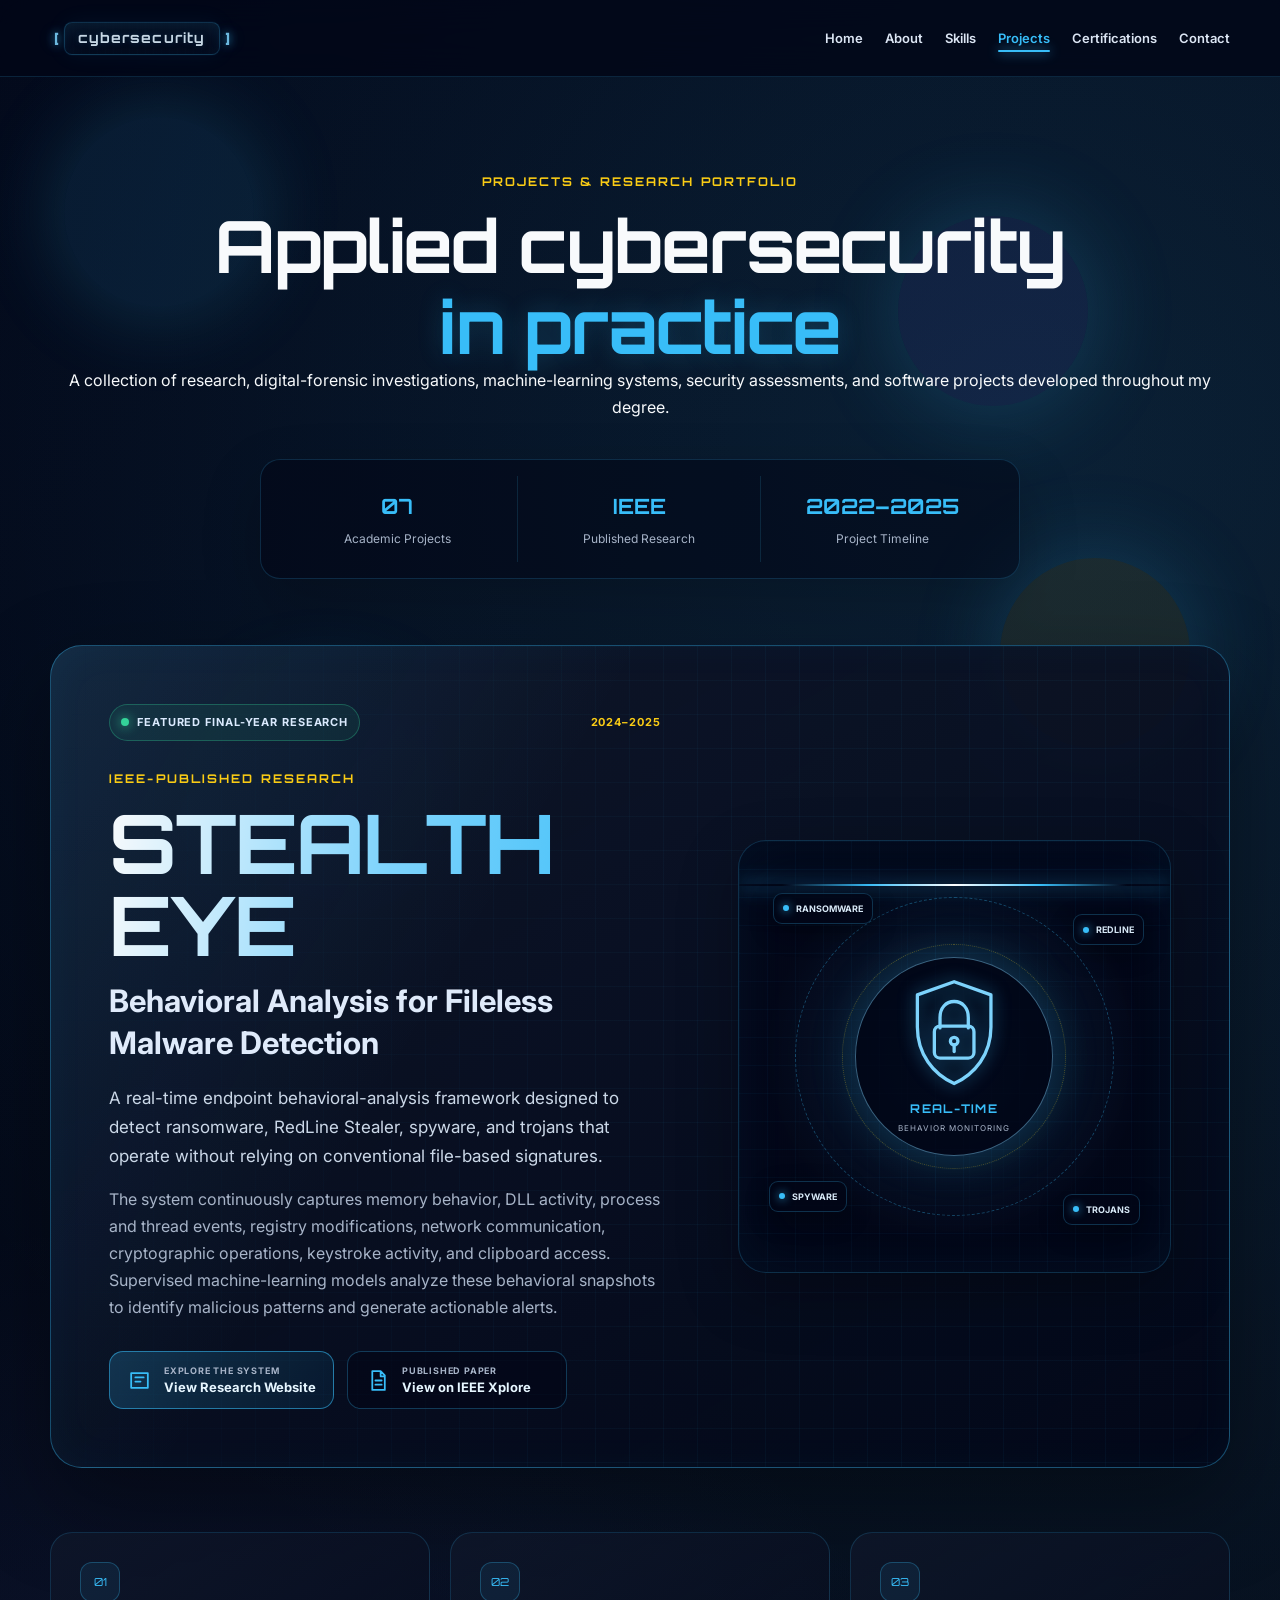
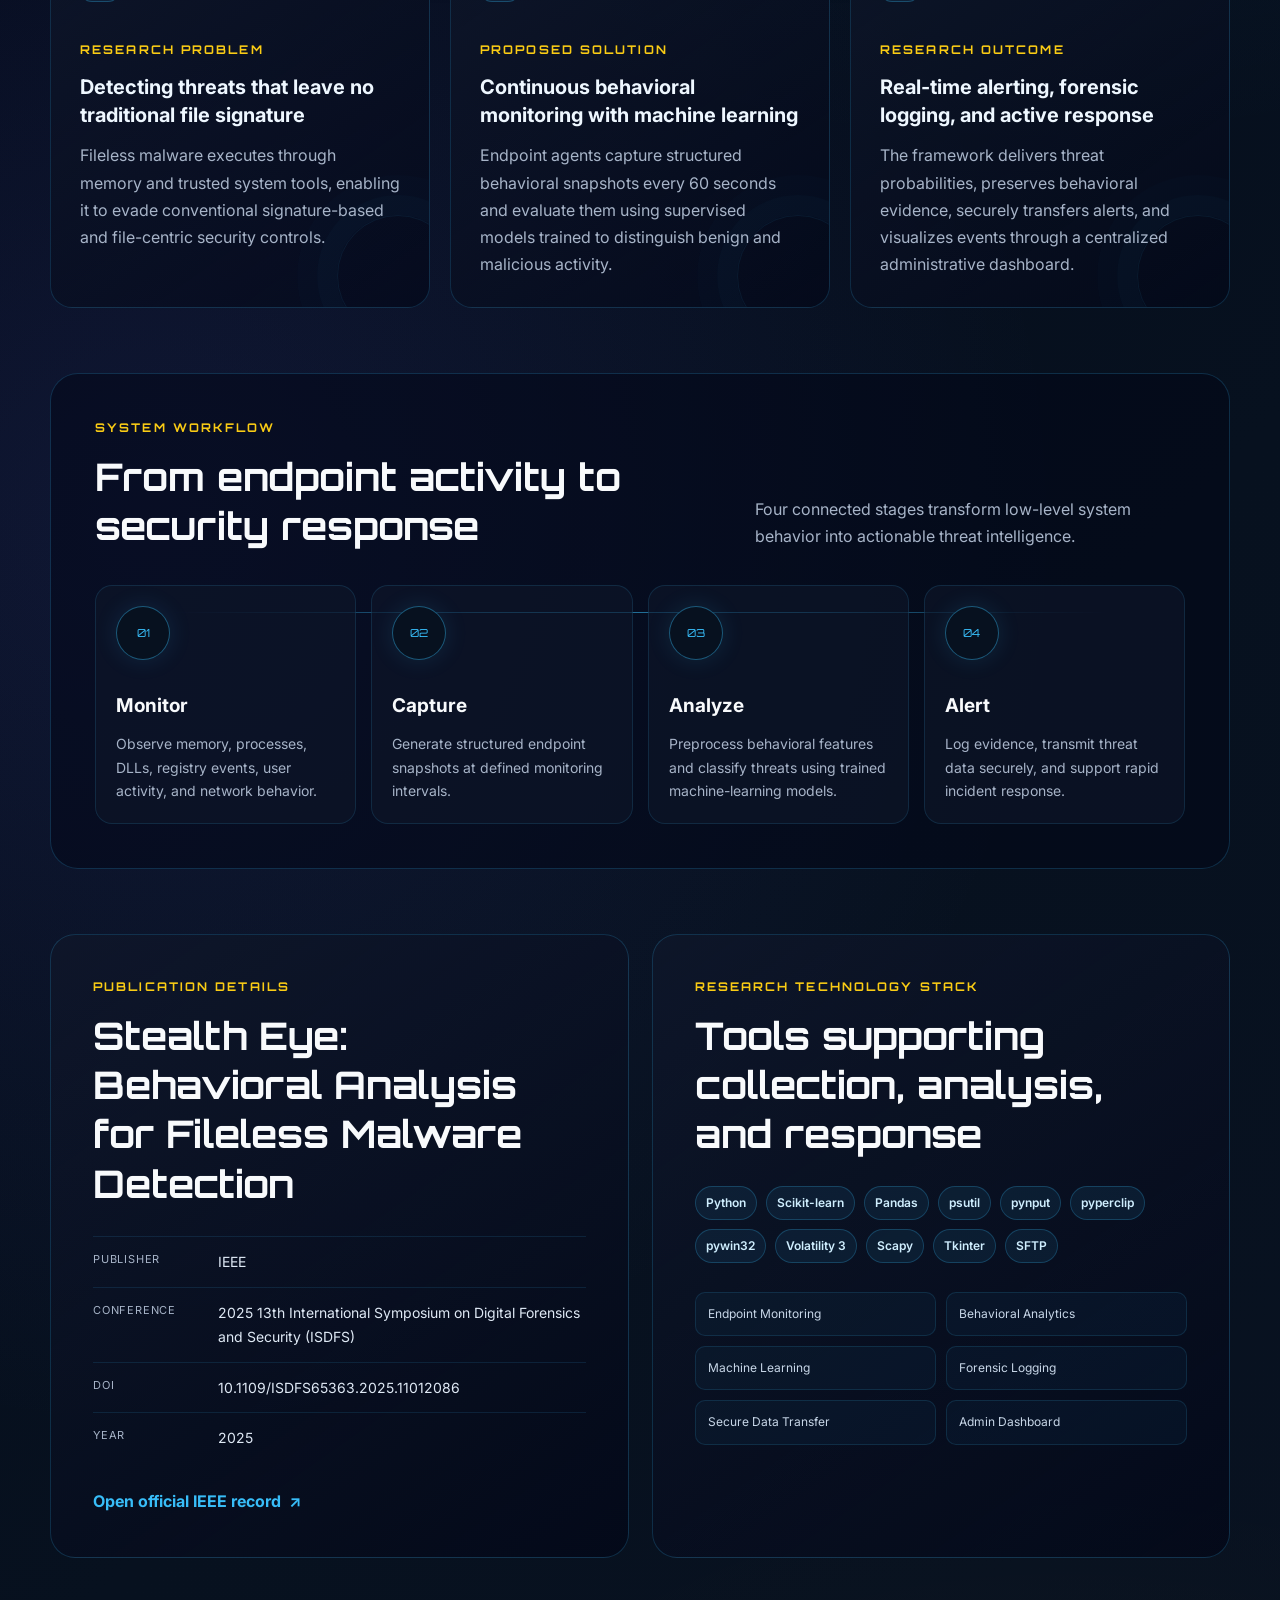
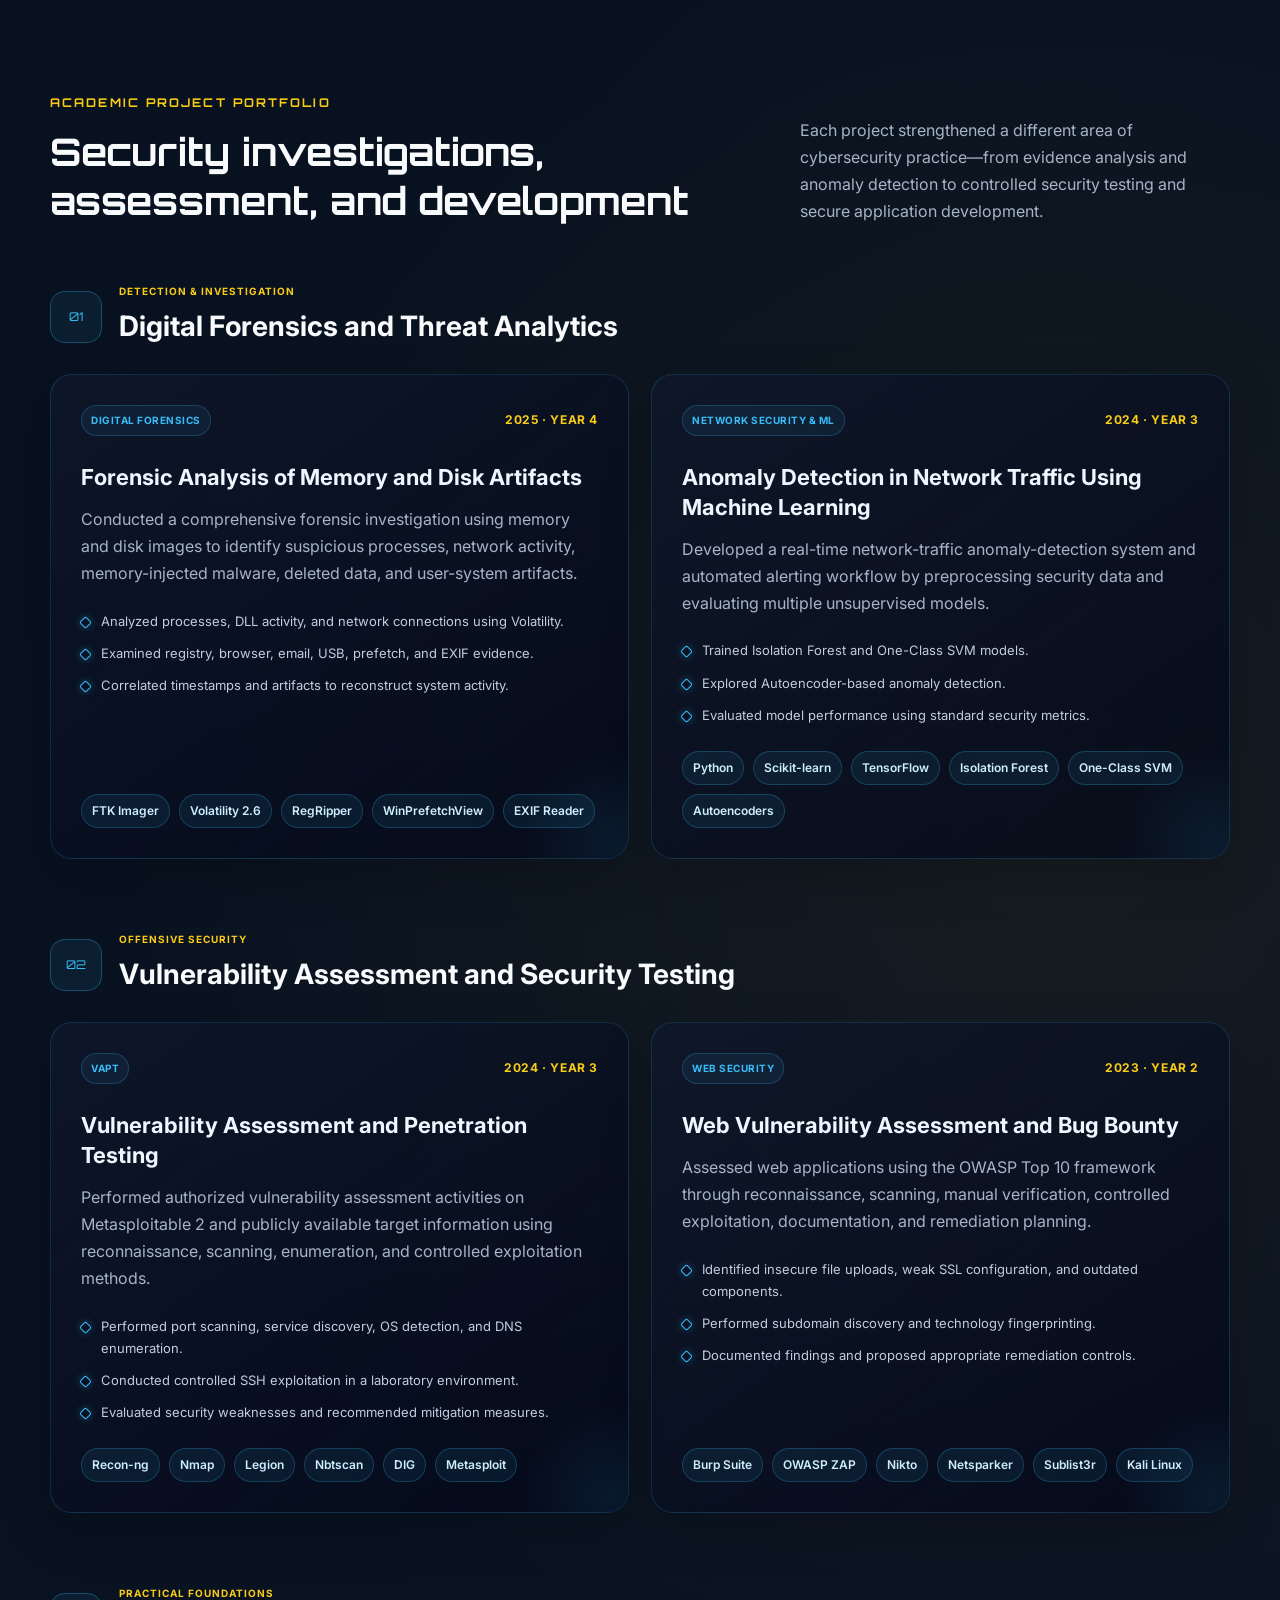
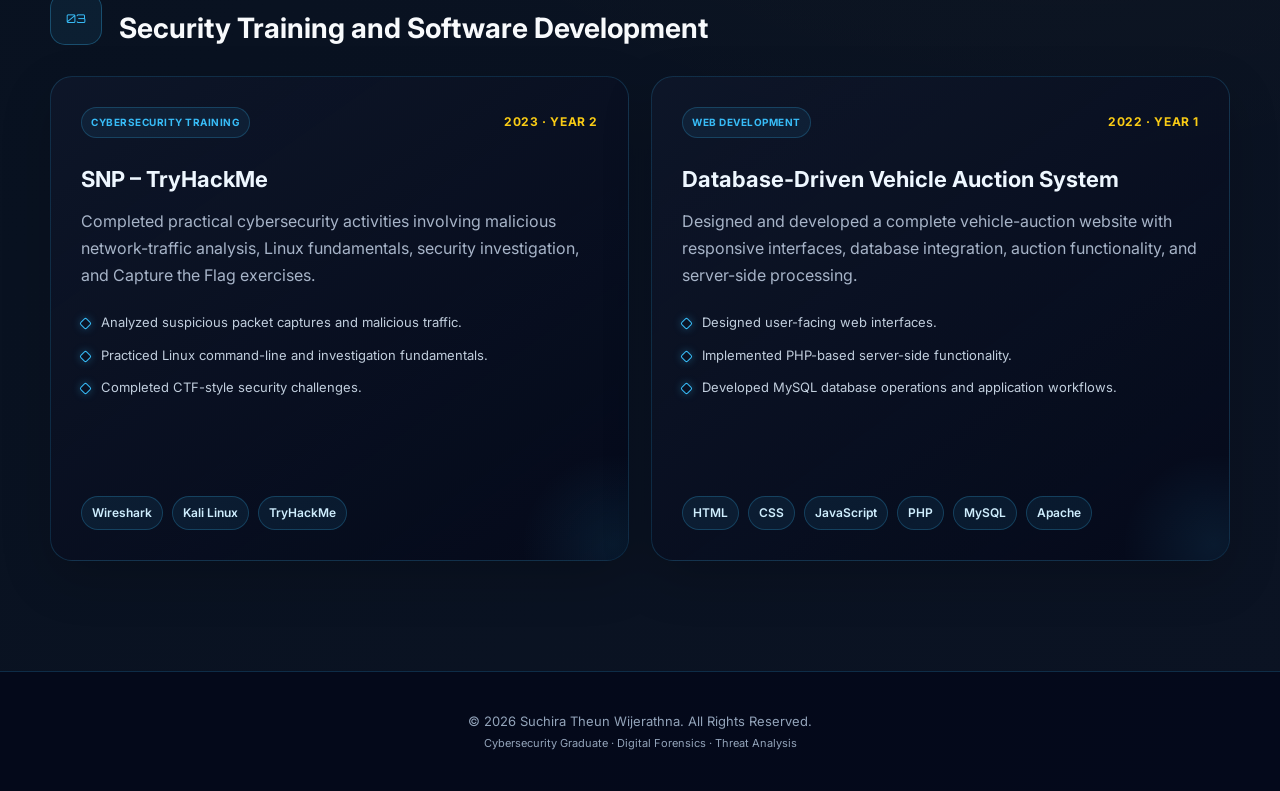
<file: projects.html>
<!DOCTYPE html>

<html lang="en">
<head>
<meta charset="utf-8"/>
<meta content="width=device-width, initial-scale=1.0" name="viewport"/>
<meta content="Suchira Theun Wijerathna" name="author"/>
<meta content="#07111f" name="theme-color"/>
<link href="https://fonts.googleapis.com" rel="preconnect"/>
<link crossorigin="" href="https://fonts.gstatic.com" rel="preconnect"/>
<link href="https://fonts.googleapis.com/css2?family=Inter:wght@400;500;600;700&amp;family=Orbitron:wght@600;700&amp;display=swap" rel="stylesheet"/>
<link href="style.css?v=mobile-20260625" rel="stylesheet"/>
<title>Projects &amp; Research | Suchira Theun Wijerathna</title>
<meta content="Cybersecurity research and academic projects by Suchira Theun Wijerathna, including IEEE-published fileless malware detection research, digital forensics, machine learning, VAPT, and web security." name="description"/>
</head>
<body class="projects-page">
<div aria-hidden="true" class="background-animation"><span></span><span></span><span></span><span></span></div>
<header class="site-header">
<nav aria-label="Primary navigation" class="navbar">
<a aria-label="Cybersecurity portfolio home" class="logo" href="index.html">
<span aria-label="cybersecurity" class="logo-word" data-text="cybersecurity"><span aria-hidden="true" style="--letter-index:0">c</span><span aria-hidden="true" style="--letter-index:1">y</span><span aria-hidden="true" style="--letter-index:2">b</span><span aria-hidden="true" style="--letter-index:3">e</span><span aria-hidden="true" style="--letter-index:4">r</span><span aria-hidden="true" style="--letter-index:5">s</span><span aria-hidden="true" style="--letter-index:6">e</span><span aria-hidden="true" style="--letter-index:7">c</span><span aria-hidden="true" style="--letter-index:8">u</span><span aria-hidden="true" style="--letter-index:9">r</span><span aria-hidden="true" style="--letter-index:10">i</span><span aria-hidden="true" style="--letter-index:11">t</span><span aria-hidden="true" style="--letter-index:12">y</span></span>
</a>
<button aria-controls="primary-menu" aria-expanded="false" aria-label="Open navigation menu" class="nav-toggle" type="button">
<span></span><span></span><span></span>
</button>
<ul class="nav-links" id="primary-menu">
<li><a href="index.html">Home</a></li>
<li><a href="about.html">About</a></li>
<li><a href="skills.html">Skills</a></li>
<li><a aria-current="page" class="active-link" href="projects.html">Projects</a></li>
<li><a href="certifications.html">Certifications</a></li>
<li><a href="contact.html">Contact</a></li>
</ul>
</nav>
</header>
<main class="page-transition">
<section class="page-hero projects-page-hero section-shell">
<p class="eyebrow reveal-up">Projects &amp; Research Portfolio</p>
<h1 class="reveal-up">Applied cybersecurity <span>in practice</span></h1>
<p class="reveal-up">A collection of research, digital-forensic investigations, machine-learning systems, security assessments, and software projects developed throughout my degree.</p>
<div aria-label="Portfolio highlights" class="projects-hero-stats reveal-up">
<article><strong>07</strong><span>Academic Projects</span></article>
<article><strong>IEEE</strong><span>Published Research</span></article>
<article><strong>2022–2025</strong><span>Project Timeline</span></article>
</div>
</section>
<section aria-labelledby="featured-research-title" class="research-showcase section-shell reveal-up">
<div class="research-showcase-copy">
<div class="research-status-row">
<span class="research-status"><i></i> Featured Final-Year Research</span>
<span class="research-year">2024–2025</span>
</div>
<p class="eyebrow">IEEE-Published Research</p>
<h2 id="featured-research-title">STEALTH EYE</h2>
<h3>Behavioral Analysis for Fileless Malware Detection</h3>
<p class="research-lead">A real-time endpoint behavioral-analysis framework designed to detect ransomware, RedLine Stealer, spyware, and trojans that operate without relying on conventional file-based signatures.</p>
<p>The system continuously captures memory behavior, DLL activity, process and thread events, registry modifications, network communication, cryptographic operations, keystroke activity, and clipboard access. Supervised machine-learning models analyze these behavioral snapshots to identify malicious patterns and generate actionable alerts.</p>
<div class="research-action-row">
<a class="research-action research-action-primary" href="https://harinsub.github.io/StealthEye.github.io/" rel="noopener noreferrer" target="_blank">
<svg aria-hidden="true" viewbox="0 0 24 24"><path d="M4 5h16v14H4zM8 9h8M8 13h5"></path></svg>
<span><small>Explore the system</small>View Research Website</span>
</a>
<a class="research-action" href="https://ieeexplore.ieee.org/document/11012086" rel="noopener noreferrer" target="_blank">
<svg aria-hidden="true" viewbox="0 0 24 24"><path d="M7 3h8l4 4v14H7zM15 3v5h4M10 12h6M10 16h6"></path></svg>
<span><small>Published paper</small>View on IEEE Xplore</span>
</a>
</div>
</div>
<div aria-label="STEALTH EYE system overview" class="research-hud">
<div aria-hidden="true" class="hud-grid"></div>
<div aria-hidden="true" class="hud-scan"></div>
<div class="hud-core">
<svg aria-hidden="true" viewbox="0 0 100 118">
<path d="M50 5 89 19v34c0 29-17 50-39 60C28 103 11 82 11 53V19L50 5Z"></path>
<path d="M35 54V43c0-10 6-17 15-17s15 7 15 17v11"></path>
<rect height="34" rx="6" width="42" x="29" y="52"></rect>
<circle cx="50" cy="68" r="4"></circle>
<path d="M50 72v7"></path>
</svg>
<strong>REAL-TIME</strong>
<span>BEHAVIOR MONITORING</span>
</div>
<div class="hud-orbit orbit-a"></div>
<div class="hud-orbit orbit-b"></div>
<div class="threat-node threat-one"><i></i><span>Ransomware</span></div>
<div class="threat-node threat-two"><i></i><span>RedLine</span></div>
<div class="threat-node threat-three"><i></i><span>Spyware</span></div>
<div class="threat-node threat-four"><i></i><span>Trojans</span></div>
</div>
</section>
<section aria-label="Research details" class="research-information section-shell">
<div class="research-fact-grid">
<article class="research-fact reveal-up">
<span class="fact-index">01</span>
<p class="eyebrow">Research Problem</p>
<h3>Detecting threats that leave no traditional file signature</h3>
<p>Fileless malware executes through memory and trusted system tools, enabling it to evade conventional signature-based and file-centric security controls.</p>
</article>
<article class="research-fact reveal-up">
<span class="fact-index">02</span>
<p class="eyebrow">Proposed Solution</p>
<h3>Continuous behavioral monitoring with machine learning</h3>
<p>Endpoint agents capture structured behavioral snapshots every 60 seconds and evaluate them using supervised models trained to distinguish benign and malicious activity.</p>
</article>
<article class="research-fact reveal-up">
<span class="fact-index">03</span>
<p class="eyebrow">Research Outcome</p>
<h3>Real-time alerting, forensic logging, and active response</h3>
<p>The framework delivers threat probabilities, preserves behavioral evidence, securely transfers alerts, and visualizes events through a centralized administrative dashboard.</p>
</article>
</div>
<div class="research-workflow reveal-up">
<div class="research-workflow-heading">
<div>
<p class="eyebrow">System Workflow</p>
<h2>From endpoint activity to security response</h2>
</div>
<p>Four connected stages transform low-level system behavior into actionable threat intelligence.</p>
</div>
<div class="workflow-track">
<article><span>01</span><h3>Monitor</h3><p>Observe memory, processes, DLLs, registry events, user activity, and network behavior.</p></article>
<article><span>02</span><h3>Capture</h3><p>Generate structured endpoint snapshots at defined monitoring intervals.</p></article>
<article><span>03</span><h3>Analyze</h3><p>Preprocess behavioral features and classify threats using trained machine-learning models.</p></article>
<article><span>04</span><h3>Alert</h3><p>Log evidence, transmit threat data securely, and support rapid incident response.</p></article>
</div>
</div>
<div class="research-publication-grid">
<article class="publication-profile reveal-left">
<p class="eyebrow">Publication Details</p>
<h2>Stealth Eye: Behavioral Analysis for Fileless Malware Detection</h2>
<dl>
<div><dt>Publisher</dt><dd>IEEE</dd></div>
<div><dt>Conference</dt><dd>2025 13th International Symposium on Digital Forensics and Security (ISDFS)</dd></div>
<div><dt>DOI</dt><dd>10.1109/ISDFS65363.2025.11012086</dd></div>
<div><dt>Year</dt><dd>2025</dd></div>
</dl>
<a href="https://ieeexplore.ieee.org/document/11012086" rel="noopener noreferrer" target="_blank">Open official IEEE record <span>↗</span></a>
</article>
<article class="research-stack reveal-right">
<p class="eyebrow">Research Technology Stack</p>
<h2>Tools supporting collection, analysis, and response</h2>
<div class="project-tags research-stack-tags">
<span tabindex="0">Python</span><span tabindex="0">Scikit-learn</span><span tabindex="0">Pandas</span><span tabindex="0">psutil</span><span tabindex="0">pynput</span><span tabindex="0">pyperclip</span><span tabindex="0">pywin32</span><span tabindex="0">Volatility 3</span><span tabindex="0">Scapy</span><span tabindex="0">Tkinter</span><span tabindex="0">SFTP</span>
</div>
<div class="research-capabilities">
<span>Endpoint Monitoring</span><span>Behavioral Analytics</span><span>Machine Learning</span><span>Forensic Logging</span><span>Secure Data Transfer</span><span>Admin Dashboard</span>
</div>
</article>
</div>
</section>
<section aria-labelledby="academic-projects-title" class="academic-projects section-shell">
<div class="project-section-heading reveal-up">
<div>
<p class="eyebrow">Academic Project Portfolio</p>
<h2 id="academic-projects-title">Security investigations, assessment, and development</h2>
</div>
<p>Each project strengthened a different area of cybersecurity practice—from evidence analysis and anomaly detection to controlled security testing and secure application development.</p>
</div>
<section aria-labelledby="detection-forensics-heading" class="project-group">
<div class="project-group-heading reveal-up">
<span>01</span>
<div><p>Detection &amp; Investigation</p><h3 id="detection-forensics-heading">Digital Forensics and Threat Analytics</h3></div>
</div>
<div class="enhanced-project-grid">
<article class="enhanced-project-card reveal-up">
<div class="enhanced-card-top"><span class="project-category">Digital Forensics</span><span class="project-period">2025 · Year 4</span></div>
<h2>Forensic Analysis of Memory and Disk Artifacts</h2>
<p>Conducted a comprehensive forensic investigation using memory and disk images to identify suspicious processes, network activity, memory-injected malware, deleted data, and user-system artifacts.</p>
<ul class="project-highlights">
<li>Analyzed processes, DLL activity, and network connections using Volatility.</li>
<li>Examined registry, browser, email, USB, prefetch, and EXIF evidence.</li>
<li>Correlated timestamps and artifacts to reconstruct system activity.</li>
</ul>
<div class="project-tags"><span tabindex="0">FTK Imager</span><span tabindex="0">Volatility 2.6</span><span tabindex="0">RegRipper</span><span tabindex="0">WinPrefetchView</span><span tabindex="0">EXIF Reader</span></div>
</article>
<article class="enhanced-project-card reveal-up">
<div class="enhanced-card-top"><span class="project-category">Network Security &amp; ML</span><span class="project-period">2024 · Year 3</span></div>
<h2>Anomaly Detection in Network Traffic Using Machine Learning</h2>
<p>Developed a real-time network-traffic anomaly-detection system and automated alerting workflow by preprocessing security data and evaluating multiple unsupervised models.</p>
<ul class="project-highlights">
<li>Trained Isolation Forest and One-Class SVM models.</li>
<li>Explored Autoencoder-based anomaly detection.</li>
<li>Evaluated model performance using standard security metrics.</li>
</ul>
<div class="project-tags"><span tabindex="0">Python</span><span tabindex="0">Scikit-learn</span><span tabindex="0">TensorFlow</span><span tabindex="0">Isolation Forest</span><span tabindex="0">One-Class SVM</span><span tabindex="0">Autoencoders</span></div>
</article>
</div>
</section>
<section aria-labelledby="assessment-heading" class="project-group">
<div class="project-group-heading reveal-up">
<span>02</span>
<div><p>Offensive Security</p><h3 id="assessment-heading">Vulnerability Assessment and Security Testing</h3></div>
</div>
<div class="enhanced-project-grid">
<article class="enhanced-project-card reveal-up">
<div class="enhanced-card-top"><span class="project-category">VAPT</span><span class="project-period">2024 · Year 3</span></div>
<h2>Vulnerability Assessment and Penetration Testing</h2>
<p>Performed authorized vulnerability assessment activities on Metasploitable 2 and publicly available target information using reconnaissance, scanning, enumeration, and controlled exploitation methods.</p>
<ul class="project-highlights">
<li>Performed port scanning, service discovery, OS detection, and DNS enumeration.</li>
<li>Conducted controlled SSH exploitation in a laboratory environment.</li>
<li>Evaluated security weaknesses and recommended mitigation measures.</li>
</ul>
<div class="project-tags"><span tabindex="0">Recon-ng</span><span tabindex="0">Nmap</span><span tabindex="0">Legion</span><span tabindex="0">Nbtscan</span><span tabindex="0">DIG</span><span tabindex="0">Metasploit</span></div>
</article>
<article class="enhanced-project-card reveal-up">
<div class="enhanced-card-top"><span class="project-category">Web Security</span><span class="project-period">2023 · Year 2</span></div>
<h2>Web Vulnerability Assessment and Bug Bounty</h2>
<p>Assessed web applications using the OWASP Top 10 framework through reconnaissance, scanning, manual verification, controlled exploitation, documentation, and remediation planning.</p>
<ul class="project-highlights">
<li>Identified insecure file uploads, weak SSL configuration, and outdated components.</li>
<li>Performed subdomain discovery and technology fingerprinting.</li>
<li>Documented findings and proposed appropriate remediation controls.</li>
</ul>
<div class="project-tags"><span tabindex="0">Burp Suite</span><span tabindex="0">OWASP ZAP</span><span tabindex="0">Nikto</span><span tabindex="0">Netsparker</span><span tabindex="0">Sublist3r</span><span tabindex="0">Kali Linux</span></div>
</article>
</div>
</section>
<section aria-labelledby="foundations-heading" class="project-group">
<div class="project-group-heading reveal-up">
<span>03</span>
<div><p>Practical Foundations</p><h3 id="foundations-heading">Security Training and Software Development</h3></div>
</div>
<div class="enhanced-project-grid">
<article class="enhanced-project-card reveal-up">
<div class="enhanced-card-top"><span class="project-category">Cybersecurity Training</span><span class="project-period">2023 · Year 2</span></div>
<h2>SNP – TryHackMe</h2>
<p>Completed practical cybersecurity activities involving malicious network-traffic analysis, Linux fundamentals, security investigation, and Capture the Flag exercises.</p>
<ul class="project-highlights">
<li>Analyzed suspicious packet captures and malicious traffic.</li>
<li>Practiced Linux command-line and investigation fundamentals.</li>
<li>Completed CTF-style security challenges.</li>
</ul>
<div class="project-tags"><span tabindex="0">Wireshark</span><span tabindex="0">Kali Linux</span><span tabindex="0">TryHackMe</span></div>
</article>
<article class="enhanced-project-card reveal-up">
<div class="enhanced-card-top"><span class="project-category">Web Development</span><span class="project-period">2022 · Year 1</span></div>
<h2>Database-Driven Vehicle Auction System</h2>
<p>Designed and developed a complete vehicle-auction website with responsive interfaces, database integration, auction functionality, and server-side processing.</p>
<ul class="project-highlights">
<li>Designed user-facing web interfaces.</li>
<li>Implemented PHP-based server-side functionality.</li>
<li>Developed MySQL database operations and application workflows.</li>
</ul>
<div class="project-tags"><span tabindex="0">HTML</span><span tabindex="0">CSS</span><span tabindex="0">JavaScript</span><span tabindex="0">PHP</span><span tabindex="0">MySQL</span><span tabindex="0">Apache</span></div>
</article>
</div>
</section>
</section>
</main>
<footer class="site-footer">
<div>
<p>© 2026 Suchira Theun Wijerathna. All Rights Reserved.</p>
<p class="footer-note">Cybersecurity Graduate · Digital Forensics · Threat Analysis</p>
</div>
</footer>
<script src="script.js"></script>
</body>
</html>
</file>
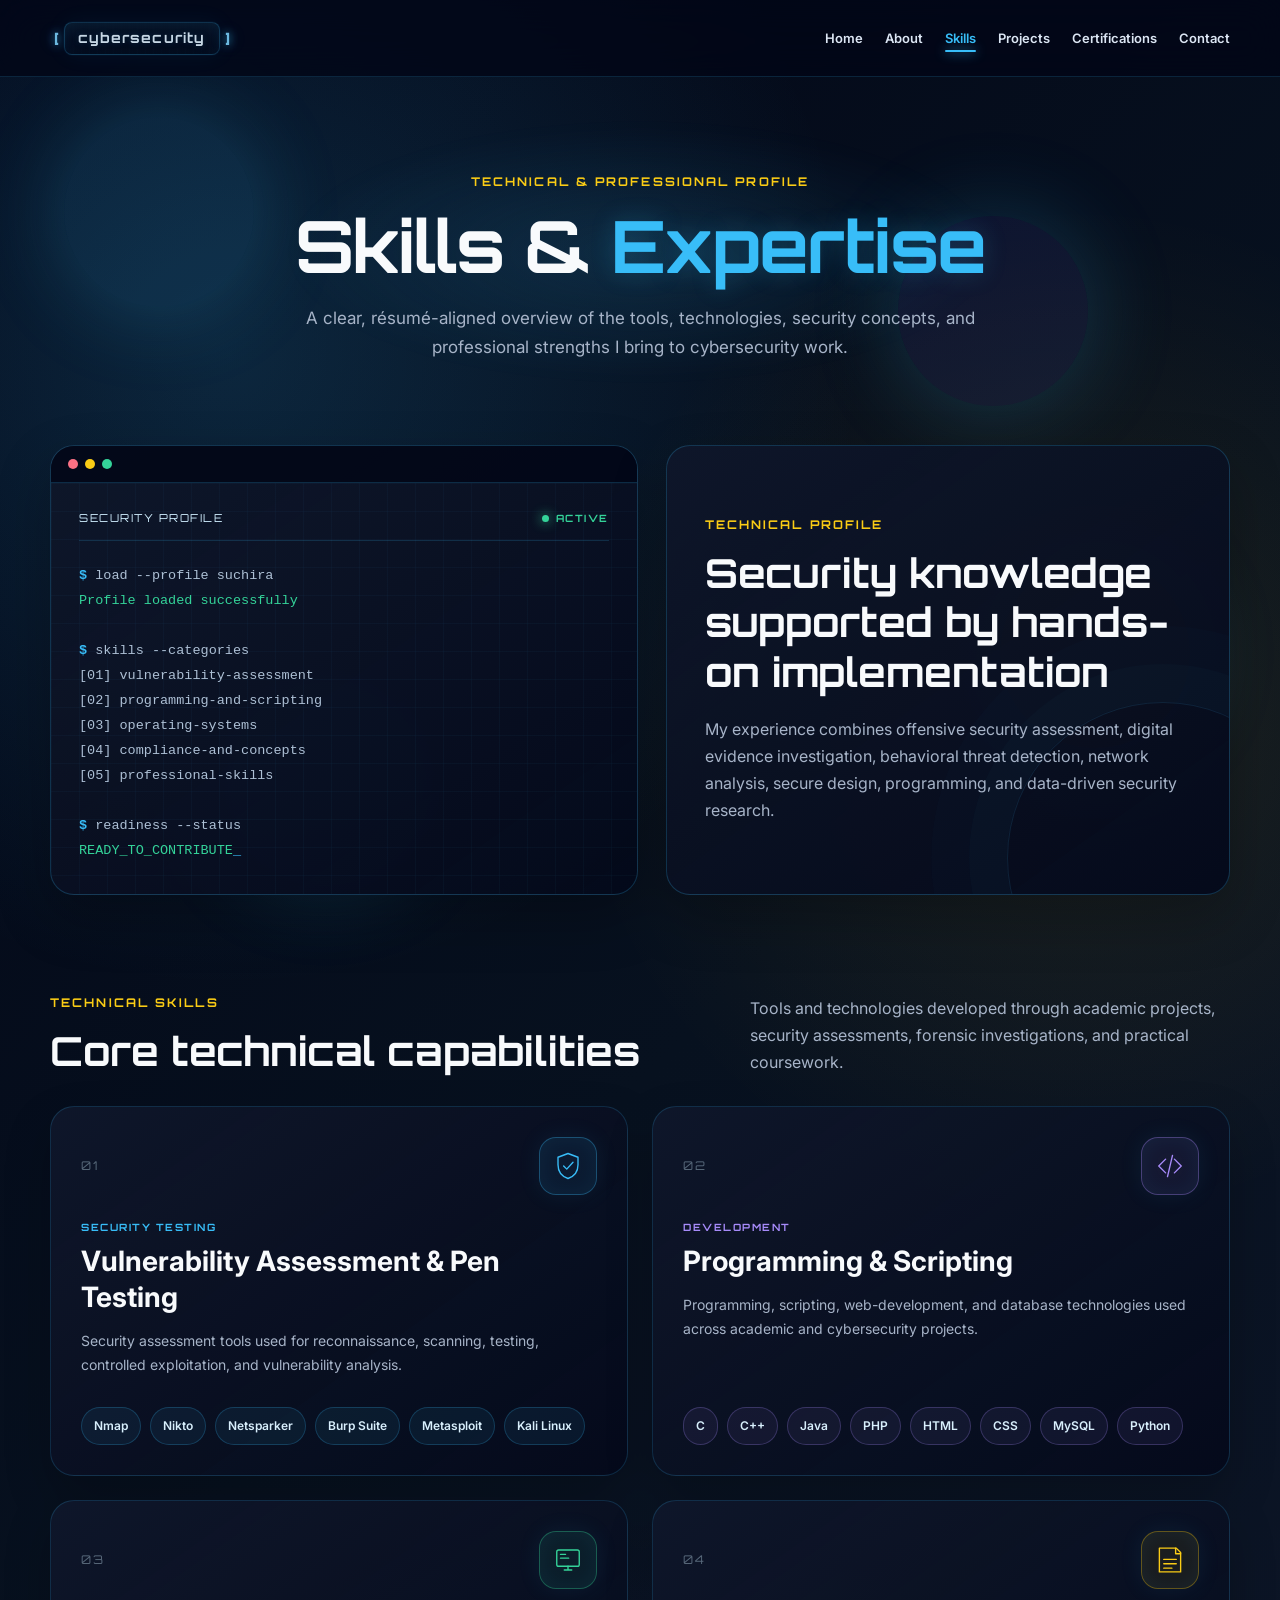
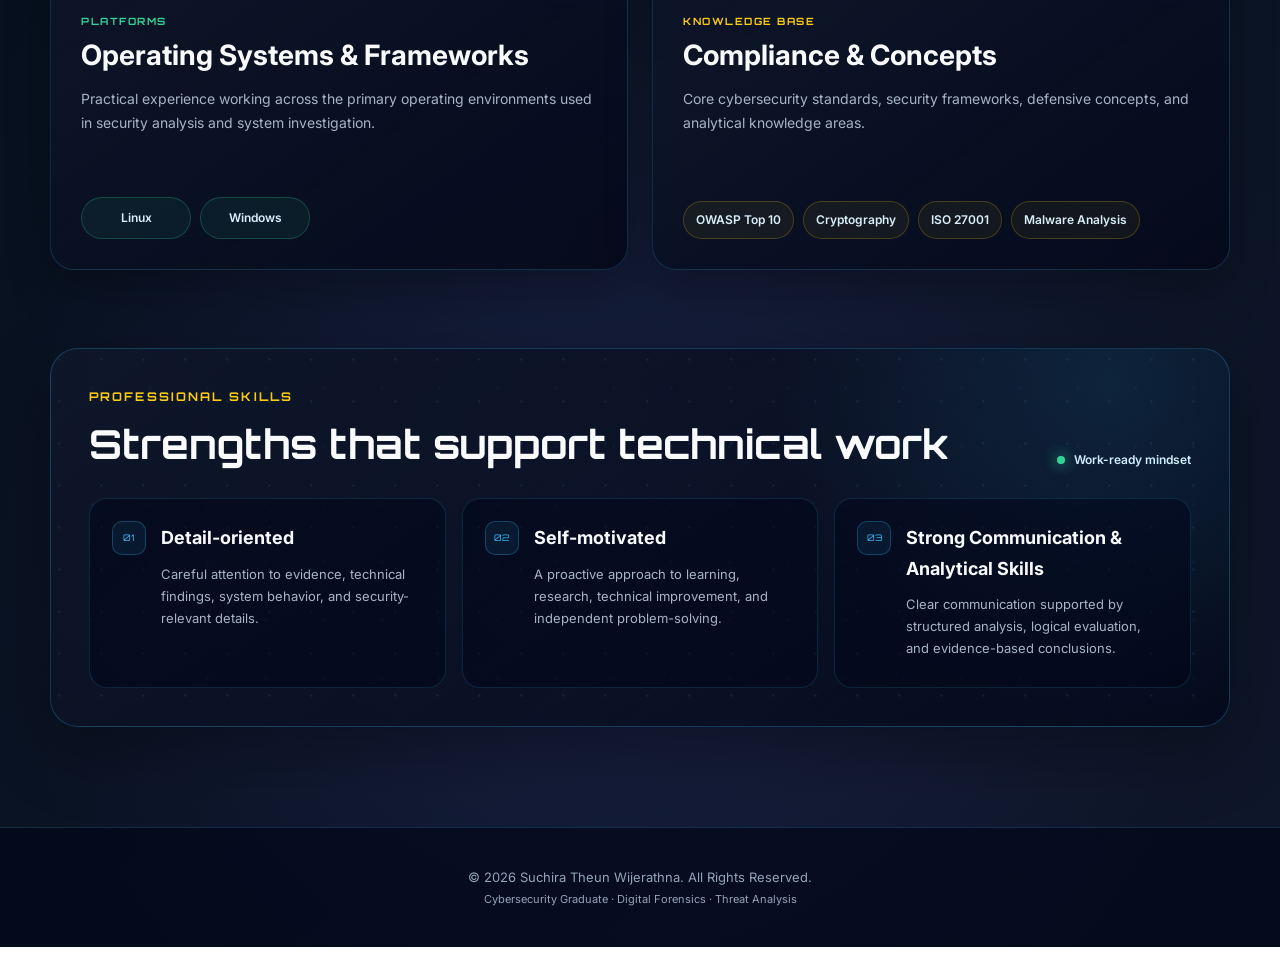
<file: skills.html>
<!DOCTYPE html>
<html lang="en">
<head>
  <meta charset="UTF-8" />
  <meta name="viewport" content="width=device-width, initial-scale=1.0" />
  <meta name="author" content="Suchira Theun Wijerathna" />
  <meta name="theme-color" content="#07111f" />
  <link rel="preconnect" href="https://fonts.googleapis.com">
  <link rel="preconnect" href="https://fonts.gstatic.com" crossorigin>
  <link href="https://fonts.googleapis.com/css2?family=Inter:wght@400;500;600;700&family=Orbitron:wght@600;700&display=swap" rel="stylesheet">
  <link rel="stylesheet" href="style.css?v=mobile-20260625" />
  <title>Skills | Suchira Theun Wijerathna</title>
  <meta name="description" content="Resume-aligned cybersecurity, programming, operating system, compliance, and professional skills of Suchira Theun Wijerathna." />
</head>
<body class="skills-page">
  <div class="background-animation" aria-hidden="true"><span></span><span></span><span></span><span></span></div>

  <header class="site-header">
    <nav class="navbar" aria-label="Primary navigation">
      <a class="logo" href="index.html" aria-label="Cybersecurity portfolio home">
        <span class="logo-word" aria-label="cybersecurity" data-text="cybersecurity"><span style="--letter-index:0" aria-hidden="true">c</span><span style="--letter-index:1" aria-hidden="true">y</span><span style="--letter-index:2" aria-hidden="true">b</span><span style="--letter-index:3" aria-hidden="true">e</span><span style="--letter-index:4" aria-hidden="true">r</span><span style="--letter-index:5" aria-hidden="true">s</span><span style="--letter-index:6" aria-hidden="true">e</span><span style="--letter-index:7" aria-hidden="true">c</span><span style="--letter-index:8" aria-hidden="true">u</span><span style="--letter-index:9" aria-hidden="true">r</span><span style="--letter-index:10" aria-hidden="true">i</span><span style="--letter-index:11" aria-hidden="true">t</span><span style="--letter-index:12" aria-hidden="true">y</span></span>
      </a>
      <button class="nav-toggle" type="button" aria-expanded="false" aria-controls="primary-menu" aria-label="Open navigation menu">
        <span></span><span></span><span></span>
      </button>
      <ul class="nav-links" id="primary-menu">
        <li><a href="index.html">Home</a></li>
        <li><a href="about.html">About</a></li>
        <li><a href="skills.html" class="active-link" aria-current="page">Skills</a></li>
        <li><a href="projects.html">Projects</a></li>
        <li><a href="certifications.html">Certifications</a></li>
        <li><a href="contact.html">Contact</a></li>
      </ul>
    </nav>
  </header>

  <main class="page-transition">
    <section class="page-hero skills-page-hero section-shell">
      <p class="eyebrow reveal-up">Technical &amp; Professional Profile</p>
      <h1 class="reveal-up">Skills &amp; <span>Expertise</span></h1>
      <p class="reveal-up">A clear, résumé-aligned overview of the tools, technologies, security concepts, and professional strengths I bring to cybersecurity work.</p>
    </section>

    <section class="skills-overview section-shell" aria-label="Skills overview">
      <div class="skills-command-center reveal-left">
        <div class="terminal-bar" aria-hidden="true"><span></span><span></span><span></span></div>
        <div class="terminal-screen">
          <div class="terminal-heading"><span>SECURITY PROFILE</span><strong>ACTIVE</strong></div>
          <pre><code><b>$</b> load --profile suchira
<span class="terminal-success">Profile loaded successfully</span>

<b>$</b> skills --categories
[01] vulnerability-assessment
[02] programming-and-scripting
[03] operating-systems
[04] compliance-and-concepts
[05] professional-skills

<b>$</b> readiness --status
<span class="terminal-success">READY_TO_CONTRIBUTE</span><span class="terminal-cursor">_</span></code></pre>
        </div>
      </div>

      <div class="skills-summary-panel reveal-right">
        <p class="eyebrow">Technical Profile</p>
        <h2>Security knowledge supported by hands-on implementation</h2>
        <p>My experience combines offensive security assessment, digital evidence investigation, behavioral threat detection, network analysis, secure design, programming, and data-driven security research.</p>

      </div>
    </section>

    <section class="resume-skills-section section-shell" aria-labelledby="technical-skills-title">
      <div class="skills-section-heading reveal-up">
        <div>
          <p class="eyebrow">Technical Skills</p>
          <h2 id="technical-skills-title">Core technical capabilities</h2>
        </div>
        <p>Tools and technologies developed through academic projects, security assessments, forensic investigations, and practical coursework.</p>
      </div>

      <div class="resume-skill-grid">
        <article class="resume-skill-card skill-card-vapt reveal-up">
          <div class="skill-card-top">
            <span class="skill-card-number">01</span>
            <div class="skill-card-icon" aria-hidden="true">
              <svg viewBox="0 0 48 48"><path d="M24 4 40 10v12c0 11-6.7 18.8-16 22C14.7 40.8 8 33 8 22V10l16-6Z"/><path d="m17 24 5 5 10-11"/></svg>
            </div>
          </div>
          <div class="skill-card-content">
            <p class="skill-card-label">Security Testing</p>
            <h3>Vulnerability Assessment &amp; Pen Testing</h3>
            <p>Security assessment tools used for reconnaissance, scanning, testing, controlled exploitation, and vulnerability analysis.</p>
          </div>
          <div class="resume-skill-tags">
            <span>Nmap</span><span>Nikto</span><span>Netsparker</span><span>Burp Suite</span><span>Metasploit</span><span>Kali Linux</span>
          </div>
        </article>

        <article class="resume-skill-card skill-card-code reveal-up">
          <div class="skill-card-top">
            <span class="skill-card-number">02</span>
            <div class="skill-card-icon" aria-hidden="true">
              <svg viewBox="0 0 48 48"><path d="m17 13-11 11 11 11M31 13l11 11-11 11M28 7l-8 34"/></svg>
            </div>
          </div>
          <div class="skill-card-content">
            <p class="skill-card-label">Development</p>
            <h3>Programming &amp; Scripting</h3>
            <p>Programming, scripting, web-development, and database technologies used across academic and cybersecurity projects.</p>
          </div>
          <div class="resume-skill-tags">
            <span>C</span><span>C++</span><span>Java</span><span>PHP</span><span>HTML</span><span>CSS</span><span>MySQL</span><span>Python</span>
          </div>
        </article>

        <article class="resume-skill-card skill-card-platform reveal-up">
          <div class="skill-card-top">
            <span class="skill-card-number">03</span>
            <div class="skill-card-icon" aria-hidden="true">
              <svg viewBox="0 0 48 48"><rect x="6" y="8" width="36" height="26" rx="3"/><path d="M18 40h12M24 34v6M12 15h8M12 21h13"/></svg>
            </div>
          </div>
          <div class="skill-card-content">
            <p class="skill-card-label">Platforms</p>
            <h3>Operating Systems &amp; Frameworks</h3>
            <p>Practical experience working across the primary operating environments used in security analysis and system investigation.</p>
          </div>
          <div class="resume-skill-tags resume-skill-tags-large">
            <span>Linux</span><span>Windows</span>
          </div>
        </article>

        <article class="resume-skill-card skill-card-compliance reveal-up">
          <div class="skill-card-top">
            <span class="skill-card-number">04</span>
            <div class="skill-card-icon" aria-hidden="true">
              <svg viewBox="0 0 48 48"><path d="M14 5h20l7 7v31H7V5h7Z"/><path d="M33 5v9h8M14 23h20M14 30h20M14 37h13"/></svg>
            </div>
          </div>
          <div class="skill-card-content">
            <p class="skill-card-label">Knowledge Base</p>
            <h3>Compliance &amp; Concepts</h3>
            <p>Core cybersecurity standards, security frameworks, defensive concepts, and analytical knowledge areas.</p>
          </div>
          <div class="resume-skill-tags">
            <span>OWASP Top 10</span><span>Cryptography</span><span>ISO 27001</span><span>Malware Analysis</span>
          </div>
        </article>
      </div>
    </section>

    <section class="professional-skills-section section-shell" aria-labelledby="professional-skills-title">
      <div class="professional-skills-panel reveal-up">
        <div class="professional-panel-heading">
          <div>
            <p class="eyebrow">Professional Skills</p>
            <h2 id="professional-skills-title">Strengths that support technical work</h2>
          </div>
          <span class="professional-status"><i></i> Work-ready mindset</span>
        </div>

        <div class="professional-skills-grid">
          <article class="professional-skill-item reveal-scale">
            <span class="professional-index">01</span>
            <div>
              <h3>Detail-oriented</h3>
              <p>Careful attention to evidence, technical findings, system behavior, and security-relevant details.</p>
            </div>
          </article>
          <article class="professional-skill-item reveal-scale">
            <span class="professional-index">02</span>
            <div>
              <h3>Self-motivated</h3>
              <p>A proactive approach to learning, research, technical improvement, and independent problem-solving.</p>
            </div>
          </article>
          <article class="professional-skill-item reveal-scale">
            <span class="professional-index">03</span>
            <div>
              <h3>Strong Communication &amp; Analytical Skills</h3>
              <p>Clear communication supported by structured analysis, logical evaluation, and evidence-based conclusions.</p>
            </div>
          </article>
        </div>
      </div>
    </section>
  </main>

  <footer class="site-footer">
    <div>
      <p>© 2026 Suchira Theun Wijerathna. All Rights Reserved.</p>
      <p class="footer-note">Cybersecurity Graduate · Digital Forensics · Threat Analysis</p>
    </div>
  </footer>

  <script src="script.js"></script>
</body>
</html>
</file>
<file: style.css>
:root {
  --bg: #020617;
  --bg-soft: #07111f;
  --surface: rgba(15, 23, 42, 0.72);
  --surface-strong: rgba(15, 23, 42, 0.94);
  --line: rgba(56, 189, 248, 0.2);
  --line-strong: rgba(56, 189, 248, 0.45);
  --primary: #38bdf8;
  --primary-soft: rgba(56, 189, 248, 0.14);
  --accent: #facc15;
  --text: #f8fafc;
  --muted: #a7b4c8;
  --success: #34d399;
  --shadow: 0 24px 70px rgba(0, 0, 0, 0.32);
  --radius-lg: 28px;
  --radius-md: 20px;
  --radius-sm: 12px;
  --max-width: 1180px;
}

* {
  box-sizing: border-box;
  margin: 0;
  padding: 0;
}

html {
  scroll-behavior: smooth;
}

body {
  min-height: 100vh;
  overflow-x: hidden;
  color: var(--text);
  background:
    radial-gradient(circle at 18% 14%, rgba(56, 189, 248, 0.16), transparent 26%),
    radial-gradient(circle at 84% 28%, rgba(250, 204, 21, 0.09), transparent 24%),
    radial-gradient(circle at 48% 84%, rgba(99, 102, 241, 0.15), transparent 28%),
    linear-gradient(135deg, #020617 0%, #07111f 45%, #0f172a 100%);
  font-family: "Inter", sans-serif;
  line-height: 1.7;
}

body.menu-open {
  overflow: hidden;
}

a {
  color: inherit;
}

button,
input,
textarea {
  font: inherit;
}

img,
svg {
  display: block;
  max-width: 100%;
}

::selection {
  color: #020617;
  background: var(--primary);
}

.background-animation span {
  position: fixed;
  z-index: -1;
  width: 190px;
  height: 190px;
  border-radius: 999px;
  background: rgba(56, 189, 248, 0.09);
  box-shadow: 0 0 90px rgba(56, 189, 248, 0.22);
  animation: float-light 11s ease-in-out infinite;
}

.background-animation span:nth-child(1) { top: 13%; left: 5%; }
.background-animation span:nth-child(2) { top: 62%; right: 7%; animation-delay: 2s; background: rgba(250, 204, 21, 0.07); }
.background-animation span:nth-child(3) { bottom: 2%; left: 18%; animation-delay: 4s; }
.background-animation span:nth-child(4) { top: 24%; right: 15%; animation-delay: 6s; background: rgba(99, 102, 241, 0.09); }

@keyframes float-light {
  0%, 100% { transform: translate3d(0, 0, 0) scale(1); }
  50% { transform: translate3d(0, -45px, 0) scale(1.13); }
}

.section-shell {
  width: min(var(--max-width), calc(100% - 40px));
  margin-inline: auto;
}

.page-transition {
  animation: page-open 0.65s ease both;
}

@keyframes page-open {
  from { opacity: 0; transform: translateY(18px); filter: blur(3px); }
  to { opacity: 1; transform: translateY(0); filter: blur(0); }
}

.site-header {
  position: sticky;
  top: 0;
  z-index: 1000;
  border-bottom: 1px solid rgba(56, 189, 248, 0.16);
  background: rgba(2, 6, 23, 0.78);
  backdrop-filter: blur(18px);
}

.navbar {
  width: min(var(--max-width), calc(100% - 40px));
  min-height: 76px;
  margin-inline: auto;
  display: flex;
  align-items: center;
  justify-content: space-between;
  gap: 30px;
}

.logo {
  position: relative;
  display: inline-flex;
  align-items: center;
  min-height: 45px;
  padding-inline: 4px;
  color: var(--primary);
  text-decoration: none;
  perspective: 500px;
  isolation: isolate;
}

.logo::before,
.logo::after {
  position: relative;
  z-index: 4;
  display: inline-grid;
  place-items: center;
  color: rgba(125, 211, 252, 0.86);
  font-family: "Orbitron", sans-serif;
  font-size: 17px;
  font-weight: 700;
  line-height: 1;
  text-shadow:
    0 0 8px rgba(56, 189, 248, 0.85),
    0 0 18px rgba(56, 189, 248, 0.3);
  animation: logo-bracket-pulse 3.8s ease-in-out infinite;
}

.logo::before {
  content: "[";
  margin-right: 5px;
}

.logo::after {
  content: "]";
  margin-left: 5px;
  animation-delay: 0.22s;
}

.logo-word {
  position: relative;
  display: inline-flex;
  align-items: center;
  gap: 0;
  min-width: 0;
  padding: 8px 13px 9px;
  overflow: hidden;
  color: var(--text);
  border: 1px solid rgba(56, 189, 248, 0.23);
  border-radius: 8px;
  background:
    linear-gradient(180deg, rgba(8, 23, 42, 0.86), rgba(2, 6, 23, 0.72)),
    repeating-linear-gradient(90deg, rgba(56, 189, 248, 0.03) 0 1px, transparent 1px 8px);
  box-shadow:
    inset 0 0 18px rgba(56, 189, 248, 0.065),
    0 0 0 1px rgba(2, 132, 199, 0.04),
    0 0 24px rgba(56, 189, 248, 0.06);
  font-family: "Orbitron", sans-serif;
  font-size: 14px;
  font-weight: 700;
  letter-spacing: 1.2px;
  line-height: 1;
  text-transform: lowercase;
  transform: translateZ(0);
  animation: logo-shell-energy 4.8s ease-in-out infinite;
}

/* Controlled duplicate layer used only during brief data-glitch moments. */
.logo-word::before {
  position: absolute;
  z-index: 3;
  inset: 8px 13px 9px;
  content: attr(data-text);
  overflow: hidden;
  color: #facc15;
  font: inherit;
  letter-spacing: inherit;
  line-height: inherit;
  text-shadow:
    -2px 0 rgba(56, 189, 248, 0.9),
    2px 0 rgba(250, 204, 21, 0.75),
    0 0 12px rgba(56, 189, 248, 0.65);
  clip-path: inset(0 0 100% 0);
  opacity: 0;
  pointer-events: none;
  animation: logo-data-glitch 6.4s steps(1, end) infinite;
}

/* A narrow scanner passes across the terminal wordmark. */
.logo-word::after {
  position: absolute;
  z-index: 2;
  top: -12%;
  bottom: -12%;
  left: -14%;
  width: 3px;
  content: "";
  background: linear-gradient(
    180deg,
    transparent 0%,
    rgba(125, 211, 252, 0.5) 18%,
    #ffffff 48%,
    rgba(56, 189, 248, 0.72) 76%,
    transparent 100%
  );
  box-shadow:
    0 0 8px rgba(255, 255, 255, 0.85),
    0 0 18px rgba(56, 189, 248, 0.8),
    0 0 35px rgba(56, 189, 248, 0.42);
  opacity: 0;
  transform: skewX(-12deg);
  pointer-events: none;
  animation: logo-terminal-scan 4.8s cubic-bezier(0.45, 0, 0.2, 1) infinite;
}

.logo-word > span {
  position: relative;
  z-index: 4;
  display: inline-block;
  color: rgba(226, 242, 255, 0.88);
  text-shadow: 0 0 7px rgba(56, 189, 248, 0.18);
  transform-origin: center bottom;
  animation: logo-character-boot 4.8s ease-in-out infinite;
  animation-delay: calc(var(--letter-index) * 0.075s);
  transition:
    color 0.25s ease,
    text-shadow 0.25s ease,
    transform 0.25s ease;
}

.logo:hover .logo-word {
  border-color: rgba(125, 211, 252, 0.62);
  box-shadow:
    inset 0 0 22px rgba(56, 189, 248, 0.11),
    0 0 18px rgba(56, 189, 248, 0.16),
    0 0 42px rgba(56, 189, 248, 0.12);
  transform: translateY(-1px) rotateX(3deg);
}

.logo:hover .logo-word > span {
  color: #e0f2fe;
  text-shadow:
    0 0 8px rgba(125, 211, 252, 0.95),
    0 0 20px rgba(56, 189, 248, 0.6),
    0 0 34px rgba(56, 189, 248, 0.25);
}

.logo:hover::before,
.logo:hover::after {
  color: var(--accent);
  text-shadow:
    0 0 8px rgba(250, 204, 21, 0.88),
    0 0 20px rgba(250, 204, 21, 0.32);
}

@keyframes logo-shell-energy {
  0%, 100% {
    border-color: rgba(56, 189, 248, 0.2);
    box-shadow:
      inset 0 0 16px rgba(56, 189, 248, 0.055),
      0 0 0 1px rgba(2, 132, 199, 0.035),
      0 0 20px rgba(56, 189, 248, 0.045);
  }
  48% {
    border-color: rgba(56, 189, 248, 0.38);
    box-shadow:
      inset 0 0 22px rgba(56, 189, 248, 0.095),
      0 0 0 1px rgba(56, 189, 248, 0.06),
      0 0 32px rgba(56, 189, 248, 0.1);
  }
}

@keyframes logo-terminal-scan {
  0%, 12% {
    left: -14%;
    opacity: 0;
  }
  17% {
    opacity: 1;
  }
  58% {
    left: 112%;
    opacity: 0.95;
  }
  66%, 100% {
    left: 112%;
    opacity: 0;
  }
}

@keyframes logo-character-boot {
  0%, 10%, 100% {
    color: rgba(226, 242, 255, 0.84);
    text-shadow: 0 0 6px rgba(56, 189, 248, 0.12);
    transform: translateY(0) scale(1);
    filter: blur(0);
  }
  17% {
    color: rgba(125, 211, 252, 0.5);
    transform: translateY(2px) scaleY(0.84);
    filter: blur(0.35px);
  }
  23% {
    color: #ffffff;
    text-shadow:
      0 0 8px rgba(255, 255, 255, 0.9),
      0 0 18px rgba(56, 189, 248, 0.9),
      0 0 30px rgba(56, 189, 248, 0.35);
    transform: translateY(-2px) scale(1.06);
    filter: blur(0);
  }
  34% {
    color: var(--primary);
    text-shadow:
      0 0 9px rgba(56, 189, 248, 0.9),
      0 0 21px rgba(56, 189, 248, 0.4);
    transform: translateY(0) scale(1);
  }
  52% {
    color: rgba(226, 242, 255, 0.9);
    text-shadow: 0 0 7px rgba(56, 189, 248, 0.2);
  }
}

@keyframes logo-data-glitch {
  0%, 70%, 100% {
    opacity: 0;
    clip-path: inset(0 0 100% 0);
    transform: translate(0, 0);
  }
  71% {
    opacity: 0.8;
    clip-path: inset(12% 0 62% 0);
    transform: translate(3px, -1px);
  }
  72% {
    opacity: 0.38;
    clip-path: inset(58% 0 12% 0);
    transform: translate(-3px, 1px);
  }
  73% {
    opacity: 0.82;
    clip-path: inset(34% 0 43% 0);
    transform: translate(2px, 0);
  }
  74%, 89% {
    opacity: 0;
    clip-path: inset(0 0 100% 0);
    transform: translate(0, 0);
  }
  90% {
    opacity: 0.55;
    clip-path: inset(68% 0 9% 0);
    transform: translate(-2px, 1px);
  }
  91%, 100% {
    opacity: 0;
    clip-path: inset(0 0 100% 0);
    transform: translate(0, 0);
  }
}

@keyframes logo-bracket-pulse {
  0%, 100% {
    opacity: 0.68;
    transform: translateY(0) scaleY(1);
  }
  47% {
    opacity: 1;
    transform: translateY(-1px) scaleY(1.08);
  }
  52% {
    opacity: 0.48;
    transform: translateY(1px) scaleY(0.92);
  }
  57% {
    opacity: 0.95;
    transform: translateY(0) scaleY(1);
  }
}

.nav-links {
  list-style: none;
  display: flex;
  align-items: center;
  gap: 22px;
}

.nav-links a {
  position: relative;
  padding: 27px 0 24px;
  color: #dce6f4;
  text-decoration: none;
  font-size: 13px;
  font-weight: 600;
  transition: color 0.25s ease;
}

.nav-links a::after {
  position: absolute;
  right: 0;
  bottom: 18px;
  left: 0;
  height: 2px;
  border-radius: 999px;
  content: "";
  background: var(--primary);
  box-shadow: 0 0 12px var(--primary);
  transform: scaleX(0);
  transform-origin: center;
  transition: transform 0.25s ease;
}

.nav-links a:hover,
.nav-links a.active-link {
  color: var(--primary);
}

.nav-links a:hover::after,
.nav-links a.active-link::after {
  transform: scaleX(1);
}

.nav-toggle {
  display: none;
  width: 44px;
  height: 44px;
  border: 1px solid var(--line);
  border-radius: 11px;
  background: var(--surface);
  cursor: pointer;
}

.nav-toggle span {
  display: block;
  width: 20px;
  height: 2px;
  margin: 4px auto;
  background: var(--text);
  transition: transform 0.25s ease, opacity 0.25s ease;
}

.hero {
  min-height: calc(100vh - 76px);
  padding-block: 78px;
  display: grid;
  grid-template-columns: 1.15fr 0.85fr;
  align-items: center;
  gap: 70px;
}

.eyebrow {
  margin-bottom: 13px;
  color: var(--accent);
  font-family: "Orbitron", sans-serif;
  font-size: 12px;
  font-weight: 700;
  letter-spacing: 2.1px;
  text-transform: uppercase;
}

.hero h1,
.page-hero h1 {
  font-family: "Orbitron", sans-serif;
  font-weight: 700;
  line-height: 1.12;
  letter-spacing: -1.6px;
}

.hero h1 {
  max-width: 760px;
  font-size: clamp(42px, 6vw, 73px);
}

.hero h1 span,
.page-hero h1 span {
  color: var(--primary);
  text-shadow: 0 0 25px rgba(56, 189, 248, 0.22);
}

.hero-name {
  margin-top: 27px;
  color: #dce7f6;
  font-size: 18px;
}

.hero-name strong {
  color: var(--accent);
}

.hero-paragraph {
  max-width: 710px;
  margin-top: 14px;
  color: var(--muted);
  font-size: 17px;
}

.hero-buttons {
  margin-top: 30px;
  display: flex;
  flex-wrap: wrap;
  align-items: center;
  gap: 14px;
}

.btn {
  min-height: 48px;
  padding: 12px 21px;
  display: inline-flex;
  align-items: center;
  justify-content: center;
  border: 1px solid transparent;
  border-radius: 12px;
  text-decoration: none;
  font-weight: 700;
  cursor: pointer;
  transition: transform 0.22s ease, box-shadow 0.22s ease, border-color 0.22s ease, background 0.22s ease;
}

.btn:hover {
  transform: translateY(-3px);
}

.primary-btn {
  color: #00131e;
  background: linear-gradient(135deg, #38bdf8, #7dd3fc);
  box-shadow: 0 14px 35px rgba(56, 189, 248, 0.2);
}

.primary-btn:hover {
  box-shadow: 0 18px 44px rgba(56, 189, 248, 0.32);
}

.secondary-btn {
  border-color: var(--line-strong);
  color: var(--primary);
  background: rgba(56, 189, 248, 0.05);
}

.secondary-btn:hover {
  background: var(--primary-soft);
}

.text-link {
  padding: 10px 3px;
  color: var(--text);
  text-decoration: none;
  font-weight: 700;
}

.text-link span {
  color: var(--primary);
}

.hero-meta {
  margin-top: 28px;
  display: flex;
  flex-wrap: wrap;
  gap: 10px 20px;
  color: #8ea0b8;
  font-size: 13px;
}

.hero-meta a {
  color: #c9d7e9;
  text-decoration: none;
}

.hero-meta a:hover {
  color: var(--primary);
}

.cyber-visual {
  position: relative;
  min-height: 520px;
  display: grid;
  place-items: center;
  overflow: hidden;
  border: 1px solid var(--line);
  border-radius: 38px;
  background: linear-gradient(145deg, rgba(15, 23, 42, 0.86), rgba(2, 6, 23, 0.7));
  box-shadow: var(--shadow), inset 0 0 70px rgba(56, 189, 248, 0.04);
}

.visual-grid {
  position: absolute;
  inset: 0;
  opacity: 0.35;
  background-image:
    linear-gradient(rgba(56, 189, 248, 0.12) 1px, transparent 1px),
    linear-gradient(90deg, rgba(56, 189, 248, 0.12) 1px, transparent 1px);
  background-size: 38px 38px;
  mask-image: radial-gradient(circle, black 35%, transparent 77%);
}

.shield-core {
  position: relative;
  z-index: 3;
  width: 210px;
  height: 245px;
  display: grid;
  place-items: center;
  border: 1px solid var(--line-strong);
  border-radius: 42% 42% 48% 48%;
  color: var(--primary);
  background: rgba(2, 6, 23, 0.82);
  box-shadow: 0 0 50px rgba(56, 189, 248, 0.18), inset 0 0 35px rgba(56, 189, 248, 0.06);
}

.shield-core svg {
  width: 118px;
}

.shield-core span {
  position: absolute;
  bottom: 21px;
  font-family: "Orbitron", sans-serif;
  font-size: 11px;
  letter-spacing: 4px;
}

.orbit {
  position: absolute;
  border: 1px dashed rgba(56, 189, 248, 0.34);
  border-radius: 50%;
  animation: rotate 18s linear infinite;
}

.orbit-one { width: 350px; height: 350px; }
.orbit-two { width: 455px; height: 455px; animation-direction: reverse; animation-duration: 25s; border-color: rgba(250, 204, 21, 0.22); }

@keyframes rotate { to { transform: rotate(360deg); } }

.data-node {
  position: absolute;
  z-index: 4;
  width: 48px;
  height: 48px;
  display: grid;
  place-items: center;
  border: 1px solid var(--line-strong);
  border-radius: 50%;
  color: var(--primary);
  background: #07111f;
  font-family: "Orbitron", sans-serif;
  font-size: 11px;
  box-shadow: 0 0 18px rgba(56, 189, 248, 0.15);
}

.node-a { top: 16%; left: 19%; }
.node-b { top: 20%; right: 16%; }
.node-c { bottom: 17%; left: 17%; }
.node-d { right: 19%; bottom: 16%; }

.stats {
  margin-bottom: 92px;
  padding: 22px;
  display: grid;
  grid-template-columns: repeat(4, 1fr);
  gap: 1px;
  border: 1px solid var(--line);
  border-radius: var(--radius-lg);
  background: rgba(2, 6, 23, 0.43);
  box-shadow: var(--shadow);
}

.stats article {
  min-height: 120px;
  padding: 20px;
  display: flex;
  flex-direction: column;
  align-items: center;
  justify-content: center;
  border-right: 1px solid var(--line);
  text-align: center;
}

.stats article:last-child { border-right: 0; }
.stats strong { color: var(--primary); font-family: "Orbitron", sans-serif; font-size: 26px; }
.stats span { margin-top: 4px; color: var(--muted); font-size: 13px; }

.content-section {
  padding-block: 62px;
}

.section-heading {
  max-width: 750px;
  margin-bottom: 30px;
}

.section-heading h2,
.featured-project h2,
.skills-info h2,
.research-copy h2,
.publication-card h2,
.career-objective h2 {
  font-family: "Orbitron", sans-serif;
  font-size: clamp(27px, 4vw, 41px);
  line-height: 1.25;
}

.card-grid {
  display: grid;
  gap: 22px;
}

.three-column { grid-template-columns: repeat(3, 1fr); }
.four-column { grid-template-columns: repeat(4, 1fr); }

.feature-card,
.mini-card,
.project-card,
.cert-card,
.process-step,
.publication-card,
.profile-panel,
.skills-terminal,
.contact-form,
.contact-details article,
.timeline-item,
.credential-note {
  border: 1px solid var(--line);
  background: linear-gradient(145deg, rgba(15, 23, 42, 0.77), rgba(2, 6, 23, 0.61));
  box-shadow: 0 18px 45px rgba(0, 0, 0, 0.18);
}

.feature-card {
  min-height: 275px;
  padding: 30px;
  border-radius: var(--radius-md);
  transition: transform 0.25s ease, border-color 0.25s ease;
}

.feature-card:hover,
.mini-card:hover,
.project-card:hover,
.cert-card:hover {
  border-color: var(--line-strong);
  transform: translateY(-6px);
}

.card-index,
.project-number {
  color: var(--primary);
  font-family: "Orbitron", sans-serif;
  font-size: 13px;
}

.feature-card h3,
.mini-card h3,
.process-step h3 {
  margin: 42px 0 10px;
  font-size: 20px;
}

.feature-card p,
.mini-card p,
.process-step p,
.project-card p,
.cert-card p,
.research-copy p,
.skills-info p,
.publication-card p {
  color: var(--muted);
}

.featured-project {
  margin-block: 75px 100px;
  padding: 45px;
  display: flex;
  align-items: center;
  justify-content: space-between;
  gap: 35px;
  border: 1px solid var(--line-strong);
  border-radius: var(--radius-lg);
  background:
    linear-gradient(100deg, rgba(56, 189, 248, 0.11), rgba(15, 23, 42, 0.8)),
    var(--surface);
  box-shadow: var(--shadow);
}

.featured-project > div > p:not(.eyebrow) {
  margin: 10px 0 18px;
  color: var(--muted);
}

.tag-row,
.project-tags,
.skill-list {
  display: flex;
  flex-wrap: wrap;
  gap: 9px;
}

.tag-row span,
.project-tags span,
.skill-list span {
  border: 1px solid rgba(56, 189, 248, 0.23);
  border-radius: 999px;
  color: #cfeefe;
  background: rgba(56, 189, 248, 0.08);
  font-size: 12px;
  font-weight: 600;
}

.tag-row span,
.project-tags span { padding: 6px 10px; }

.page-hero {
  padding-block: 95px 65px;
  text-align: center;
}

.page-hero h1 {
  font-size: clamp(42px, 7vw, 72px);
}

.page-hero > p:last-child {
  max-width: 770px;
  margin: 18px auto 0;
  color: var(--muted);
  font-size: 17px;
}

.about-layout,
.skills-intro,
.research-overview,
.contact-layout,
.split-section {
  display: grid;
  grid-template-columns: 1.15fr 0.85fr;
  gap: 34px;
  align-items: start;
}

.about-layout {
  padding-block: 25px 75px;
}

.about-copy {
  display: grid;
  gap: 18px;
}

.animated-paragraph {
  padding: 24px 26px;
  border-left: 3px solid var(--primary);
  border-radius: 0 var(--radius-sm) var(--radius-sm) 0;
  color: #c3cede;
  background: rgba(15, 23, 42, 0.49);
}

.profile-panel {
  position: sticky;
  top: 105px;
  padding: 31px;
  border-radius: var(--radius-md);
}

.initial-avatar {
  width: 90px;
  height: 90px;
  margin-bottom: 22px;
  display: grid;
  place-items: center;
  border: 1px solid var(--line-strong);
  border-radius: 25px;
  color: var(--primary);
  background: var(--primary-soft);
  font-family: "Orbitron", sans-serif;
  font-size: 23px;
  box-shadow: 0 0 34px rgba(56, 189, 248, 0.16);
}

.profile-panel h2 { font-size: 23px; }
.profile-panel > p { margin-top: 4px; color: var(--accent); }
.profile-panel dl { margin-top: 25px; }
.profile-panel dl div { padding: 14px 0; border-top: 1px solid var(--line); }
.profile-panel dt { color: var(--muted); font-size: 11px; text-transform: uppercase; letter-spacing: 1.4px; }
.profile-panel dd { margin-top: 3px; color: #e5edf7; font-size: 14px; }

.timeline {
  position: relative;
  display: grid;
  gap: 20px;
}

.timeline::before {
  position: absolute;
  top: 0;
  bottom: 0;
  left: 22px;
  width: 1px;
  content: "";
  background: var(--line-strong);
}

.timeline-item {
  position: relative;
  margin-left: 52px;
  padding: 27px 30px;
  border-radius: var(--radius-md);
}

.timeline-item::before {
  position: absolute;
  top: 31px;
  left: -38px;
  width: 13px;
  height: 13px;
  border: 3px solid #020617;
  border-radius: 50%;
  content: "";
  background: var(--primary);
  box-shadow: 0 0 18px var(--primary);
}

.timeline-date,
.research-label,
.project-period,
.cert-issuer {
  color: var(--accent);
  font-size: 12px;
  font-weight: 700;
  letter-spacing: 0.6px;
  text-transform: uppercase;
}

.timeline-item h3 { margin-top: 8px; font-size: 21px; }
.timeline-item h4 { margin-top: 3px; color: var(--primary); font-size: 15px; }
.timeline-item p { margin-top: 8px; color: var(--muted); }

.mini-card {
  min-height: 190px;
  padding: 24px;
  border-radius: var(--radius-md);
  transition: transform 0.25s ease, border-color 0.25s ease;
}

.mini-card h3 { margin: 0 0 9px; }

.career-objective {
  margin-block: 60px 100px;
  padding: 45px;
  border: 1px solid var(--line-strong);
  border-radius: var(--radius-lg);
  background: linear-gradient(145deg, rgba(56, 189, 248, 0.1), rgba(15, 23, 42, 0.71));
}

.career-objective blockquote {
  max-width: 980px;
  color: #d8e3f1;
  font-size: 16px;
  line-height: 1.7;
}

.skills-intro {
  padding-block: 25px 70px;
  align-items: center;
}

.skills-terminal {
  overflow: hidden;
  border-radius: var(--radius-md);
}

.terminal-bar {
  padding: 13px 17px;
  display: flex;
  gap: 7px;
  border-bottom: 1px solid var(--line);
  background: rgba(2, 6, 23, 0.76);
}

.terminal-bar span {
  width: 10px;
  height: 10px;
  border-radius: 50%;
  background: #fb7185;
}

.terminal-bar span:nth-child(2) { background: #facc15; }
.terminal-bar span:nth-child(3) { background: #34d399; }

.skills-terminal pre {
  min-height: 380px;
  padding: 28px;
  color: #b7c8db;
  font-family: Consolas, "Courier New", monospace;
  font-size: 14px;
  white-space: pre-wrap;
}

.skills-terminal b { color: var(--primary); }
.skills-info p:last-child { margin-top: 17px; }

.skills-section {
  padding-block: 30px 65px;
  display: grid;
  gap: 22px;
}

.skill-category {
  padding: 28px;
  border: 1px solid var(--line);
  border-radius: var(--radius-md);
  background: rgba(15, 23, 42, 0.54);
}

.skill-category h2 {
  margin-bottom: 18px;
  font-family: "Orbitron", sans-serif;
  font-size: 20px;
}

.skill-list span {
  padding: 8px 12px;
  transition: transform 0.2s ease, border-color 0.2s ease, background 0.2s ease;
}

.skill-list span:hover,
.skill-list span.touch-active {
  border-color: var(--primary);
  background: rgba(56, 189, 248, 0.16);
  transform: translateY(-2px);
}

.skill-list.large span { font-size: 13px; }

.projects {
  padding-block: 20px 100px;
}

.project-container {
  display: grid;
  grid-template-columns: repeat(2, minmax(0, 1fr));
  gap: 24px;
}

.project-card {
  padding: 30px;
  border-radius: var(--radius-md);
  transition: transform 0.25s ease, border-color 0.25s ease;
}

.project-top {
  display: flex;
  justify-content: space-between;
  gap: 20px;
  align-items: center;
}

.project-period {
  text-align: right;
}

.project-card h2 {
  margin: 22px 0 12px;
  font-size: 22px;
  line-height: 1.35;
}

.project-tags { margin-top: 20px; }

.project-card details {
  margin-top: 22px;
  padding-top: 17px;
  border-top: 1px solid var(--line);
}

.project-card summary {
  color: var(--primary);
  font-weight: 700;
  cursor: pointer;
}

.project-card details ul {
  margin: 14px 0 0 18px;
  color: var(--muted);
}

.project-card details li { margin-bottom: 8px; }

.certifications {
  padding-block: 20px 70px;
  display: grid;
  grid-template-columns: repeat(2, minmax(0, 1fr));
  gap: 22px;
}

.cert-card {
  min-height: 230px;
  padding: 29px;
  display: grid;
  grid-template-columns: auto 1fr;
  gap: 20px;
  border-radius: var(--radius-md);
  transition: transform 0.25s ease, border-color 0.25s ease;
}

.cert-icon {
  width: 47px;
  height: 47px;
  display: grid;
  place-items: center;
  border: 1px solid rgba(52, 211, 153, 0.4);
  border-radius: 14px;
  color: var(--success);
  background: rgba(52, 211, 153, 0.08);
  font-weight: 800;
}

.cert-card h2 { margin: 6px 0 10px; font-size: 21px; }

.credential-note {
  margin-bottom: 100px;
  padding: 27px 30px;
  border-radius: var(--radius-md);
}

.credential-note h2 { font-size: 20px; }
.credential-note p { margin-top: 6px; color: var(--muted); }

.research-overview {
  padding-block: 20px 70px;
  align-items: stretch;
}

.research-copy {
  padding: 34px;
  border: 1px solid var(--line);
  border-radius: var(--radius-lg);
  background: rgba(15, 23, 42, 0.56);
}

.research-copy h2 { margin: 15px 0 18px; }
.research-copy p + p { margin-top: 15px; }

.research-metrics {
  display: grid;
  grid-template-columns: repeat(2, 1fr);
  gap: 15px;
}

.research-metrics article {
  min-height: 170px;
  padding: 21px;
  display: flex;
  flex-direction: column;
  justify-content: flex-end;
  border: 1px solid var(--line);
  border-radius: var(--radius-md);
  background: rgba(2, 6, 23, 0.58);
}

.research-metrics strong { color: var(--primary); font-family: "Orbitron", sans-serif; font-size: 18px; }
.research-metrics span { margin-top: 5px; color: var(--muted); font-size: 13px; }

.process-grid {
  display: grid;
  grid-template-columns: repeat(4, 1fr);
  gap: 17px;
}

.process-step {
  min-height: 265px;
  padding: 25px;
  border-radius: var(--radius-md);
}

.process-step > span { color: var(--primary); font-family: "Orbitron", sans-serif; }
.process-step h3 { margin-top: 50px; }

.split-section {
  padding-block: 70px 100px;
  align-items: stretch;
}

.split-section > div:first-child {
  padding: 15px 0;
}

.split-section .skill-list { margin-top: 24px; }

.publication-card {
  padding: 31px;
  border-radius: var(--radius-md);
}

.publication-card h2 { margin: 5px 0 14px; font-size: 25px; }
.small-note { margin-top: 18px; font-size: 12px; }

.contact-layout {
  padding-block: 20px 100px;
  align-items: stretch;
}

.contact-details {
  display: grid;
  gap: 14px;
}

.contact-details article {
  padding: 22px 24px;
  border-radius: var(--radius-sm);
}

.contact-details span {
  display: block;
  margin-bottom: 4px;
  color: var(--accent);
  font-size: 11px;
  font-weight: 800;
  letter-spacing: 1.2px;
  text-transform: uppercase;
}

.contact-details a {
  overflow-wrap: anywhere;
  color: #e3edf8;
  text-decoration: none;
}

.contact-details a:hover { color: var(--primary); }
.contact-details p { color: #e3edf8; }

.contact-form {
  padding: 30px;
  display: grid;
  gap: 18px;
  border-radius: var(--radius-md);
}

.form-row {
  display: grid;
  grid-template-columns: repeat(2, 1fr);
  gap: 15px;
}

.contact-form label {
  display: grid;
  gap: 7px;
  color: #d7e1ee;
  font-size: 13px;
  font-weight: 700;
}

.contact-form input,
.contact-form textarea {
  width: 100%;
  border: 1px solid var(--line);
  border-radius: 11px;
  outline: none;
  color: var(--text);
  background: rgba(2, 6, 23, 0.7);
  transition: border-color 0.2s ease, box-shadow 0.2s ease;
}

.contact-form input { min-height: 48px; padding: 0 14px; }
.contact-form textarea { padding: 13px 14px; resize: vertical; }

.contact-form input:focus,
.contact-form textarea:focus {
  border-color: var(--primary);
  box-shadow: 0 0 0 3px rgba(56, 189, 248, 0.1);
}

.contact-form .btn { justify-self: start; }
.form-note { color: var(--muted); font-size: 12px; }

.site-footer {
  min-height: 120px;
  padding: 28px max(20px, calc((100vw - var(--max-width)) / 2));
  display: flex;
  align-items: center;
  justify-content: space-between;
  gap: 25px;
  border-top: 1px solid var(--line);
  color: #93a4ba;
  background: rgba(2, 6, 23, 0.66);
  font-size: 13px;
}

.footer-note { margin-top: 2px; font-size: 11px; }
.site-footer a { color: var(--primary); text-decoration: none; font-weight: 700; }

.reveal-up,
.reveal-left,
.reveal-right,
.reveal-scale {
  opacity: 0;
  transition: opacity 0.75s ease, transform 0.75s ease;
}

.reveal-up { transform: translateY(28px); }
.reveal-left { transform: translateX(-34px); }
.reveal-right { transform: translateX(34px); }
.reveal-scale { transform: scale(0.95); }

.reveal-up.active,
.reveal-left.active,
.reveal-right.active,
.reveal-scale.active {
  opacity: 1;
  transform: none;
}

.touch-active {
  transform: translateY(-4px) !important;
  border-color: var(--line-strong) !important;
}

@media (max-width: 1040px) {
  .nav-links { gap: 15px; }
  .nav-links a { font-size: 12px; }
  .hero { grid-template-columns: 1fr 0.82fr; gap: 35px; }
  .cyber-visual { min-height: 450px; }
  .four-column { grid-template-columns: repeat(2, 1fr); }
  .process-grid { grid-template-columns: repeat(2, 1fr); }
}

@media (max-width: 860px) {
  .nav-toggle { display: block; }

  .nav-links {
    position: fixed;
    top: 76px;
    right: 0;
    left: 0;
    max-height: 0;
    padding: 0 24px;
    display: grid;
    gap: 0;
    overflow: hidden;
    border-bottom: 1px solid transparent;
    background: rgba(2, 6, 23, 0.98);
    transition: max-height 0.35s ease, padding 0.35s ease, border-color 0.35s ease;
  }

  .nav-links.open {
    max-height: 520px;
    padding-block: 14px 22px;
    border-color: var(--line);
  }

  .nav-links a {
    display: block;
    padding: 13px 4px;
  }

  .nav-links a::after { bottom: 7px; }

  .nav-toggle[aria-expanded="true"] span:nth-child(1) { transform: translateY(6px) rotate(45deg); }
  .nav-toggle[aria-expanded="true"] span:nth-child(2) { opacity: 0; }
  .nav-toggle[aria-expanded="true"] span:nth-child(3) { transform: translateY(-6px) rotate(-45deg); }

  .hero,
  .about-layout,
  .skills-intro,
  .research-overview,
  .contact-layout,
  .split-section {
    grid-template-columns: 1fr;
  }

  .hero { padding-block: 60px; }
  .cyber-visual { min-height: 450px; }
  .stats { grid-template-columns: repeat(2, 1fr); }
  .stats article:nth-child(2) { border-right: 0; }
  .stats article:nth-child(-n+2) { border-bottom: 1px solid var(--line); }
  .three-column { grid-template-columns: 1fr; }
  .profile-panel { position: static; }
  .project-container,
  .certifications { grid-template-columns: 1fr; }
}

@media (max-width: 600px) {
  .section-shell,
  .navbar { width: min(100% - 28px, var(--max-width)); }
  .logo-word { padding: 7px 9px 8px; font-size: 11px; letter-spacing: 0.78px; }
  .logo::before, .logo::after { font-size: 14px; margin-inline: 3px; }
  .hero { min-height: auto; padding-block: 50px; }
  .hero h1 { font-size: 40px; }
  .hero-name { font-size: 16px; }
  .hero-paragraph { font-size: 15px; }
  .hero-buttons { align-items: stretch; }
  .hero-buttons .btn { width: 100%; }
  .hero-buttons .text-link { width: 100%; text-align: center; }
  .cyber-visual { min-height: 380px; border-radius: 25px; }
  .shield-core { width: 165px; height: 195px; }
  .shield-core svg { width: 92px; }
  .orbit-one { width: 285px; height: 285px; }
  .orbit-two { width: 355px; height: 355px; }
  .data-node { width: 41px; height: 41px; }
  .stats { grid-template-columns: 1fr; padding: 12px; }
  .stats article { border-right: 0; border-bottom: 1px solid var(--line); }
  .stats article:last-child { border-bottom: 0; }
  .page-hero { padding-block: 70px 45px; }
  .page-hero h1 { font-size: 42px; }
  .four-column,
  .process-grid,
  .research-metrics { grid-template-columns: 1fr; }
  .featured-project { padding: 30px; align-items: flex-start; flex-direction: column; }
  .career-objective { padding: 30px; }
  .project-card,
  .cert-card,
  .research-copy,
  .publication-card,
  .contact-form { padding: 24px; }
  .project-top { align-items: flex-start; flex-direction: column; gap: 5px; }
  .project-period { text-align: left; }
  .cert-card { grid-template-columns: 1fr; }
  .form-row { grid-template-columns: 1fr; }
  .site-footer { align-items: flex-start; flex-direction: column; }
}

@media (prefers-reduced-motion: reduce) {
  .logo-word::before,
  .logo-word::after,
  .logo-word > span { animation: none !important; }
  *, *::before, *::after {
    scroll-behavior: auto !important;
    animation-duration: 0.01ms !important;
    animation-iteration-count: 1 !important;
    transition-duration: 0.01ms !important;
  }

  .reveal-up,
  .reveal-left,
  .reveal-right,
  .reveal-scale {
    opacity: 1;
    transform: none;
  }
}

/* =========================================================
   Minimal animated cybersecurity home page
   ========================================================= */
.home-page {
  background: #020617;
}


.home-page .site-header {
  background: rgba(2, 6, 23, 0.64);
  border-bottom-color: rgba(56, 189, 248, 0.12);
}

.home-main {
  min-height: calc(100vh - 76px);
}

.cyber-home {
  position: relative;
  min-height: calc(100vh - 76px);
  display: grid;
  align-items: center;
  overflow: hidden;
  isolation: isolate;
  background:
    radial-gradient(circle at 74% 50%, rgba(56, 189, 248, 0.15), transparent 31%),
    radial-gradient(circle at 21% 45%, rgba(14, 165, 233, 0.08), transparent 30%),
    linear-gradient(135deg, #020617 0%, #04101e 48%, #020617 100%);
}

#cyber-canvas,
.cyber-grid,
.cyber-vignette {
  position: absolute;
  inset: 0;
  width: 100%;
  height: 100%;
  pointer-events: none;
}

#cyber-canvas {
  z-index: -3;
  opacity: 0.88;
}

.cyber-grid {
  z-index: -2;
  opacity: 0.3;
  background-image:
    linear-gradient(rgba(56, 189, 248, 0.08) 1px, transparent 1px),
    linear-gradient(90deg, rgba(56, 189, 248, 0.08) 1px, transparent 1px);
  background-size: 54px 54px;
  transform: perspective(700px) rotateX(62deg) scale(1.65) translateY(30%);
  transform-origin: center bottom;
  animation: grid-drift 11s linear infinite;
  mask-image: linear-gradient(to bottom, transparent 4%, #000 42%, #000 100%);
}

.cyber-vignette {
  z-index: -1;
  background:
    linear-gradient(90deg, rgba(2, 6, 23, 0.38), transparent 35%, transparent 72%, rgba(2, 6, 23, 0.22)),
    radial-gradient(circle, transparent 35%, rgba(2, 6, 23, 0.48) 100%);
}

@keyframes grid-drift {
  from { background-position: 0 0, 0 0; }
  to { background-position: 0 54px, 54px 0; }
}

.cyber-home-content {
  min-height: calc(100vh - 76px);
  padding-block: 48px;
  display: grid;
  grid-template-columns: minmax(0, 1.05fr) minmax(320px, 0.95fr);
  align-items: center;
  gap: clamp(28px, 5vw, 84px);
}

.home-copy {
  position: relative;
  z-index: 3;
  max-width: 700px;
}

.home-copy::before {
  position: absolute;
  top: 10px;
  left: -70px;
  width: 180px;
  height: 180px;
  border: 1px solid rgba(56, 189, 248, 0.14);
  border-radius: 50%;
  content: "";
  box-shadow:
    0 0 0 32px rgba(56, 189, 248, 0.025),
    0 0 0 64px rgba(56, 189, 248, 0.018);
  animation: name-radar 4s ease-in-out infinite;
}

.home-kicker {
  position: relative;
  z-index: 1;
  margin-bottom: 12px;
  color: var(--accent);
  font-family: "Orbitron", sans-serif;
  font-size: 12px;
  font-weight: 700;
  letter-spacing: 2px;
  text-transform: uppercase;
}

.home-greeting {
  margin-bottom: 8px;
  color: #dce7f6;
  font-size: clamp(19px, 2.2vw, 26px);
  font-weight: 600;
}

.home-name-display {
  position: relative;
  margin: 0;
  max-width: 13ch;
  font-family: "Orbitron", sans-serif;
  font-size: clamp(42px, 6.3vw, 84px);
  font-weight: 800;
  line-height: 1.04;
  letter-spacing: -2px;
  color: #e8f7ff;
  text-transform: uppercase;
  text-wrap: balance;
  text-shadow: 0 0 26px rgba(125, 211, 252, 0.18);
  filter: drop-shadow(0 20px 45px rgba(0, 0, 0, 0.35));
}

.home-name-display::before,
.home-name-display::after {
  position: absolute;
  inset: 0;
  content: attr(data-text);
  overflow: hidden;
  color: rgba(56, 189, 248, 0.24);
  opacity: 0;
  pointer-events: none;
}

.home-name-display::before {
  transform: translate(3px, -2px);
  clip-path: inset(12% 0 68% 0);
  animation: cyber-glitch 6s infinite 1.2s;
}

.home-name-display::after {
  color: rgba(250, 204, 21, 0.18);
  transform: translate(-3px, 2px);
  clip-path: inset(64% 0 12% 0);
  animation: cyber-glitch 6s infinite 1.32s reverse;
}

.home-intro {
  position: relative;
  z-index: 1;
  margin-top: 24px;
  max-width: 62ch;
  color: var(--muted);
  font-size: 16px;
}

.hero-actions {
  position: relative;
  z-index: 1;
  margin-top: 28px;
  display: flex;
  flex-wrap: wrap;
  gap: 14px;
}

.hero-socials {
  position: relative;
  z-index: 1;
  margin-top: 22px;
  display: flex;
  flex-wrap: wrap;
  gap: 16px;
}

.hero-socials a {
  color: #dce7f6;
  text-decoration: none;
  font-weight: 600;
  border-bottom: 1px solid transparent;
  transition: color 0.25s ease, border-color 0.25s ease;
}

.hero-socials a:hover {
  color: var(--primary);
  border-color: rgba(56, 189, 248, 0.55);
}

.home-visual {
  position: relative;
  min-height: 520px;
  display: grid;
  place-items: center;
}

.cyber-emblem {
  position: absolute;
  inset: 50% auto auto 50%;
  width: min(38vw, 470px);
  aspect-ratio: 1;
  display: grid;
  place-items: center;
  transform: translate(-50%, -50%);
  transform-style: preserve-3d;
  opacity: 0.95;
}

.profile-frame {
  position: relative;
  z-index: 4;
  width: min(32vw, 380px);
  min-width: 290px;
  margin: 0;
  padding: 14px;
  border: 1px solid rgba(125, 211, 252, 0.35);
  border-radius: 28px;
  background: linear-gradient(180deg, rgba(15, 23, 42, 0.88), rgba(15, 23, 42, 0.58));
  box-shadow: 0 26px 55px rgba(0, 0, 0, 0.42), 0 0 0 1px rgba(56, 189, 248, 0.09) inset;
  backdrop-filter: blur(10px);
}

.profile-frame::before {
  position: absolute;
  inset: -1px;
  border-radius: inherit;
  padding: 1px;
  content: "";
  background: linear-gradient(135deg, rgba(56, 189, 248, 0.9), rgba(250, 204, 21, 0.55), rgba(56, 189, 248, 0.9));
  -webkit-mask: linear-gradient(#fff 0 0) content-box, linear-gradient(#fff 0 0);
  -webkit-mask-composite: xor;
  mask-composite: exclude;
  opacity: 0.8;
}

.profile-frame::after {
  position: absolute;
  right: -18px;
  bottom: -18px;
  width: 110px;
  height: 110px;
  border: 1px dashed rgba(56, 189, 248, 0.42);
  border-radius: 22px;
  content: "";
  transform: rotate(12deg);
}

.profile-frame img {
  width: 100%;
  aspect-ratio: 4 / 5;
  object-fit: cover;
  object-position: center top;
  border-radius: 20px;
  box-shadow: 0 0 40px rgba(56, 189, 248, 0.16);
}

.emblem-halo,
.scan-sector,
.orbit-track,
.pulse {
  position: absolute;
  border-radius: 50%;
}

.emblem-halo {
  inset: 7%;
  background: radial-gradient(circle, rgba(56, 189, 248, 0.18), rgba(56, 189, 248, 0.025) 48%, transparent 70%);
  filter: blur(10px);
  animation: halo-pulse 3.4s ease-in-out infinite;
}

.scan-sector {
  inset: 3%;
  opacity: 0.48;
  background: conic-gradient(from 0deg, transparent 0 70%, rgba(56, 189, 248, 0.34) 84%, transparent 93% 100%);
  mask-image: radial-gradient(circle, transparent 0 36%, #000 38% 43%, transparent 45% 100%);
  animation: spin-sector 5.5s linear infinite;
}

.orbit-track {
  display: block;
  border: 1px solid rgba(56, 189, 248, 0.28);
  box-shadow: inset 0 0 26px rgba(56, 189, 248, 0.03), 0 0 20px rgba(56, 189, 248, 0.04);
}

.track-one {
  inset: 3%;
  border-style: dashed;
  animation: orbit-spin 22s linear infinite;
}

.track-two {
  inset: 15%;
  border-color: rgba(125, 211, 252, 0.42);
  animation: orbit-spin 13s linear infinite reverse;
}

.track-three {
  inset: 26%;
  border-style: dotted;
  border-color: rgba(250, 204, 21, 0.28);
  animation: orbit-spin 9s linear infinite;
}

.orbit-track i {
  position: absolute;
  width: 9px;
  height: 9px;
  border: 2px solid #7dd3fc;
  border-radius: 50%;
  background: #020617;
  box-shadow: 0 0 13px #38bdf8, 0 0 28px rgba(56, 189, 248, 0.55);
}

.orbit-track i:nth-child(1) { top: -5px; left: 50%; }
.orbit-track i:nth-child(2) { right: 7%; bottom: 23%; }
.orbit-track i:nth-child(3) { bottom: 12%; left: 12%; }

.hex-frame {
  position: relative;
  z-index: 4;
  width: 44%;
  aspect-ratio: 0.88;
  display: grid;
  place-items: center;
  overflow: hidden;
  color: #7dd3fc;
  background:
    linear-gradient(145deg, rgba(14, 165, 233, 0.14), rgba(2, 6, 23, 0.94)),
    #020617;
  clip-path: polygon(50% 0, 93% 24%, 93% 76%, 50% 100%, 7% 76%, 7% 24%);
  filter: drop-shadow(0 0 28px rgba(56, 189, 248, 0.32));
  animation: core-float 4s ease-in-out infinite;
}

.hex-frame::before {
  position: absolute;
  inset: 3px;
  content: "";
  clip-path: inherit;
  border: 1px solid rgba(125, 211, 252, 0.58);
  background: linear-gradient(160deg, rgba(56, 189, 248, 0.08), transparent 52%);
}

.hex-grid {
  position: absolute;
  inset: 0;
  opacity: 0.34;
  background-image:
    linear-gradient(rgba(56, 189, 248, 0.13) 1px, transparent 1px),
    linear-gradient(90deg, rgba(56, 189, 248, 0.13) 1px, transparent 1px);
  background-size: 19px 19px;
  animation: hex-grid-shift 7s linear infinite;
}

.cyber-lock {
  position: relative;
  z-index: 2;
  width: 61%;
  overflow: visible;
  filter: drop-shadow(0 0 16px rgba(56, 189, 248, 0.42));
}

.shield-path,
.lock-shackle,
.lock-body,
.lock-key-line {
  fill: none;
  stroke: currentColor;
  stroke-linecap: round;
  stroke-linejoin: round;
}

.shield-path { stroke-width: 5; stroke-dasharray: 620; animation: shield-draw 4.8s ease-in-out infinite; }
.lock-shackle { stroke-width: 7; }
.lock-body { stroke-width: 6; fill: rgba(56, 189, 248, 0.055); }
.lock-key { fill: #facc15; filter: drop-shadow(0 0 8px rgba(250, 204, 21, 0.85)); }
.lock-key-line { stroke: #facc15; stroke-width: 6; }

.scan-line {
  position: absolute;
  z-index: 3;
  top: 8%;
  right: 10%;
  left: 10%;
  height: 2px;
  background: linear-gradient(90deg, transparent, #7dd3fc, #fff, #7dd3fc, transparent);
  box-shadow: 0 0 12px #38bdf8, 0 0 32px rgba(56, 189, 248, 0.75);
  animation: scan-vertical 3.2s ease-in-out infinite;
}

.pulse {
  inset: 29%;
  border: 1px solid rgba(56, 189, 248, 0.5);
  opacity: 0;
  animation: pulse-ring 3s ease-out infinite;
}

.pulse-two { animation-delay: 1.5s; }

@keyframes name-radar {
  0%, 100% { opacity: 0.45; transform: scale(0.94); }
  50% { opacity: 0.9; transform: scale(1.06); }
}

@keyframes cyber-glitch {
  0%, 86%, 100% { opacity: 0; }
  87% { opacity: 0.85; transform: translate(6px, -2px); }
  89% { opacity: 0.28; transform: translate(-5px, 2px); }
  91% { opacity: 0.7; transform: translate(3px, 0); }
  93% { opacity: 0; }
}

@keyframes orbit-spin { to { transform: rotate(360deg); } }
@keyframes spin-sector { to { transform: rotate(360deg); } }
@keyframes halo-pulse { 50% { opacity: 0.7; transform: scale(1.09); } }
@keyframes core-float { 50% { transform: translateY(-9px) rotateY(5deg); } }
@keyframes hex-grid-shift { to { background-position: 19px 19px, -19px 19px; } }
@keyframes shield-draw {
  0% { stroke-dashoffset: 620; opacity: 0.35; }
  44%, 78% { stroke-dashoffset: 0; opacity: 1; }
  100% { stroke-dashoffset: -620; opacity: 0.4; }
}
@keyframes scan-vertical {
  0%, 100% { top: 12%; opacity: 0; }
  15%, 85% { opacity: 1; }
  50% { top: 84%; }
}
@keyframes pulse-ring {
  0% { opacity: 0.65; transform: scale(0.75); }
  100% { opacity: 0; transform: scale(2.15); }
}
@media (max-width: 900px) {
  .cyber-home-content {
    grid-template-columns: 1fr;
    align-content: center;
    justify-items: center;
    gap: 28px;
    padding-block: 42px 54px;
    text-align: center;
  }

  .home-copy {
    max-width: 720px;
  }

  .home-copy::before {
    left: calc(50% - 90px);
  }

  .home-name-display {
    max-width: none;
    margin-inline: auto;
    font-size: clamp(40px, 8vw, 72px);
  }

  .home-intro,
  .hero-actions,
  .hero-socials {
    justify-content: center;
    margin-inline: auto;
  }

  .home-visual {
    min-height: 470px;
    width: min(100%, 560px);
  }

  .cyber-emblem {
    width: min(74vw, 430px);
  }

  .profile-frame {
    width: min(56vw, 360px);
    min-width: 260px;
  }
}

@media (max-width: 600px) {
  .cyber-home,
  .cyber-home-content,
  .home-main {
    min-height: calc(100svh - 76px);
  }

  .cyber-home-content {
    gap: 22px;
    padding-block: 35px 48px;
  }

  .home-copy::before {
    width: 140px;
    height: 140px;
    top: 0;
    left: calc(50% - 70px);
  }

  .home-kicker {
    font-size: 11px;
    letter-spacing: 1.6px;
  }

  .home-greeting {
    font-size: 18px;
  }

  .home-name-display {
    font-size: clamp(32px, 11vw, 52px);
    letter-spacing: -1.2px;
  }

  .home-intro {
    font-size: 15px;
  }

  .hero-actions {
    gap: 10px;
  }

  .hero-actions .btn {
    width: 100%;
    justify-content: center;
  }

  .hero-socials {
    flex-direction: column;
    gap: 10px;
  }

  .home-visual {
    min-height: 390px;
  }

  .profile-frame {
    width: min(78vw, 310px);
    min-width: 0;
    padding: 10px;
  }

  .profile-frame::after {
    width: 82px;
    height: 82px;
    right: -10px;
    bottom: -10px;
  }

  .cyber-emblem {
    width: min(88vw, 350px);
  }

  .cyber-grid { background-size: 38px 38px; }
}

/* =========================================================
   Premium Home Page — Cybersecurity Hero
   ========================================================= */
.premium-home {
  background: #020617;
}

.premium-home .site-header {
  position: fixed;
  width: 100%;
  background: rgba(2, 6, 23, 0.67);
  border-bottom-color: rgba(56, 189, 248, 0.16);
  box-shadow: 0 10px 45px rgba(0, 0, 0, 0.18);
}

.premium-main {
  min-height: 100vh;
}

.premium-hero {
  position: relative;
  min-height: 100vh;
  padding-top: 76px;
  display: grid;
  align-items: center;
  overflow: hidden;
  isolation: isolate;
  background:
    radial-gradient(circle at 82% 25%, rgba(14, 165, 233, 0.16), transparent 28%),
    radial-gradient(circle at 14% 72%, rgba(99, 102, 241, 0.12), transparent 30%),
    linear-gradient(135deg, #020617 0%, #06111f 50%, #020617 100%);
}

.premium-hero #cyber-canvas,
.premium-grid,
.premium-noise,
.premium-aurora {
  position: absolute;
  inset: 0;
  width: 100%;
  height: 100%;
  pointer-events: none;
}

.premium-hero #cyber-canvas {
  z-index: -5;
  opacity: 0.82;
}

.premium-grid {
  z-index: -4;
  opacity: 0.3;
  background-image:
    linear-gradient(rgba(56, 189, 248, 0.075) 1px, transparent 1px),
    linear-gradient(90deg, rgba(56, 189, 248, 0.075) 1px, transparent 1px);
  background-size: 52px 52px;
  mask-image: linear-gradient(to bottom, transparent, #000 20%, #000 84%, transparent);
  animation: premium-grid-drift 16s linear infinite;
}

.premium-noise {
  z-index: -1;
  opacity: 0.035;
  background-image: url("data:image/svg+xml,%3Csvg viewBox='0 0 180 180' xmlns='http://www.w3.org/2000/svg'%3E%3Cfilter id='n'%3E%3CfeTurbulence type='fractalNoise' baseFrequency='.9' numOctaves='4' stitchTiles='stitch'/%3E%3C/filter%3E%3Crect width='100%25' height='100%25' filter='url(%23n)' opacity='.7'/%3E%3C/svg%3E");
}

.premium-aurora {
  z-index: -3;
  width: 460px;
  height: 460px;
  border-radius: 50%;
  filter: blur(90px);
  opacity: 0.25;
}

.aurora-one {
  inset: 8% auto auto 60%;
  background: #0ea5e9;
  animation: aurora-drift-one 12s ease-in-out infinite alternate;
}

.aurora-two {
  inset: auto auto 2% 2%;
  background: #4f46e5;
  animation: aurora-drift-two 15s ease-in-out infinite alternate;
}

.premium-shell {
  position: relative;
  z-index: 2;
  padding-block: 50px 76px;
}

.premium-panel {
  position: relative;
  display: grid;
  grid-template-columns: minmax(0, 1.08fr) minmax(390px, 0.92fr);
  align-items: center;
  gap: clamp(34px, 5.7vw, 86px);
  padding: clamp(38px, 5vw, 72px);
  border: 1px solid rgba(125, 211, 252, 0.18);
  border-radius: 36px;
  background:
    linear-gradient(135deg, rgba(15, 23, 42, 0.76), rgba(2, 6, 23, 0.5)),
    rgba(2, 6, 23, 0.35);
  box-shadow:
    0 38px 100px rgba(0, 0, 0, 0.42),
    inset 0 1px 0 rgba(255, 255, 255, 0.035),
    0 0 80px rgba(56, 189, 248, 0.055);
  backdrop-filter: blur(18px);
  overflow: hidden;
}

.premium-panel::before {
  position: absolute;
  inset: 0;
  content: "";
  border-radius: inherit;
  background:
    linear-gradient(90deg, transparent, rgba(56, 189, 248, 0.07), transparent) 0 0 / 200% 1px no-repeat,
    linear-gradient(180deg, transparent, rgba(56, 189, 248, 0.05), transparent) 100% 0 / 1px 200% no-repeat;
  animation: panel-border-flow 6s linear infinite;
  pointer-events: none;
}

.premium-panel::after {
  position: absolute;
  top: 0;
  left: 13%;
  width: 34%;
  height: 1px;
  content: "";
  background: linear-gradient(90deg, transparent, #38bdf8, transparent);
  box-shadow: 0 0 20px rgba(56, 189, 248, 0.8);
  animation: top-light-scan 7s ease-in-out infinite;
}

.premium-copy {
  position: relative;
  z-index: 6;
}

.welcome-badge {
  width: fit-content;
  margin-bottom: 20px;
  padding: 9px 14px;
  display: inline-flex;
  align-items: center;
  gap: 10px;
  border: 1px solid rgba(56, 189, 248, 0.28);
  border-radius: 999px;
  color: #bae6fd;
  background: rgba(56, 189, 248, 0.075);
  box-shadow: inset 0 0 18px rgba(56, 189, 248, 0.04);
  font-family: "Orbitron", sans-serif;
  font-size: 11px;
  font-weight: 700;
  letter-spacing: 1.4px;
  text-transform: uppercase;
}

.live-dot {
  position: relative;
  width: 8px;
  height: 8px;
  border-radius: 50%;
  background: #34d399;
  box-shadow: 0 0 12px #34d399;
}

.live-dot::after {
  position: absolute;
  inset: -5px;
  content: "";
  border: 1px solid rgba(52, 211, 153, 0.7);
  border-radius: 50%;
  animation: live-pulse 1.8s ease-out infinite;
}

.premium-greeting {
  margin-bottom: 5px;
  color: #d9e7f5;
  font-size: clamp(21px, 2.1vw, 29px);
  font-weight: 600;
  letter-spacing: -0.4px;
}

.premium-name {
  margin: 0;
  max-width: 760px;
  font-family: "Orbitron", sans-serif;
  line-height: 0.97;
  letter-spacing: -2.7px;
  text-transform: uppercase;
}

.premium-name span,
.premium-name strong {
  display: block;
  white-space: nowrap;
}

.premium-name span {
  color: #f4fbff;
  font-size: clamp(38px, 5vw, 68px);
  text-shadow: 0 0 28px rgba(125, 211, 252, 0.18);
}

.premium-name strong {
  position: relative;
  margin-top: 11px;
  color: transparent;
  background: linear-gradient(95deg, #38bdf8 0%, #e0f2fe 35%, #38bdf8 68%, #0ea5e9 100%);
  background-size: 220% auto;
  -webkit-background-clip: text;
  background-clip: text;
  font-size: clamp(49px, 6.3vw, 88px);
  font-weight: 800;
  text-shadow: 0 0 35px rgba(56, 189, 248, 0.13);
  animation: premium-name-shimmer 5.5s linear infinite;
}

.premium-name strong::after {
  position: absolute;
  right: 1%;
  bottom: -8px;
  left: 0;
  height: 2px;
  content: "";
  background: linear-gradient(90deg, #38bdf8, rgba(56, 189, 248, 0.08));
  box-shadow: 0 0 14px rgba(56, 189, 248, 0.72);
  transform-origin: left;
  animation: name-line-grow 1.2s 0.55s ease both;
}

.focus-line {
  min-height: 28px;
  margin-top: 25px;
  display: flex;
  align-items: center;
  flex-wrap: wrap;
  gap: 10px;
  font-size: 14px;
}

.focus-label {
  color: var(--muted);
}

.focus-divider {
  width: 30px;
  height: 1px;
  background: linear-gradient(90deg, var(--primary), transparent);
}

.dynamic-focus {
  color: var(--accent);
  font-family: "Orbitron", sans-serif;
  font-size: 12px;
  font-weight: 700;
  letter-spacing: 0.8px;
  text-transform: uppercase;
  transition: opacity 0.25s ease, transform 0.25s ease;
}

.dynamic-focus.is-changing {
  opacity: 0;
  transform: translateY(6px);
}

.typing-cursor {
  width: 2px;
  height: 18px;
  background: var(--accent);
  box-shadow: 0 0 9px rgba(250, 204, 21, 0.8);
  animation: cursor-blink 0.9s steps(1) infinite;
}

.premium-intro {
  max-width: 64ch;
  margin-top: 22px;
  color: #aebdd1;
  font-size: 16px;
  line-height: 1.85;
}

.premium-actions {
  margin-top: 31px;
  display: flex;
  flex-wrap: nowrap;
  align-items: stretch;
  gap: 13px;
}

.premium-actions .premium-btn {
  white-space: nowrap;
}

.premium-btn {
  position: relative;
  min-height: 50px;
  padding: 12px 20px;
  display: inline-flex;
  align-items: center;
  justify-content: center;
  gap: 10px;
  overflow: hidden;
  border: 1px solid transparent;
  border-radius: 14px;
  text-decoration: none;
  font-size: 13px;
  font-weight: 800;
  letter-spacing: 0.2px;
  transition: transform 0.25s ease, border-color 0.25s ease, background 0.25s ease, box-shadow 0.25s ease, color 0.25s ease;
}

.premium-btn::before {
  position: absolute;
  top: -20%;
  left: -120%;
  width: 65%;
  height: 140%;
  content: "";
  background: linear-gradient(90deg, transparent, rgba(255, 255, 255, 0.35), transparent);
  transform: skewX(-20deg);
  transition: left 0.62s ease;
}

.premium-btn:hover::before {
  left: 145%;
}

.premium-btn:hover {
  transform: translateY(-4px);
}

.premium-btn svg {
  width: 18px;
  height: 18px;
  fill: none;
  stroke: currentColor;
  stroke-width: 1.8;
  stroke-linecap: round;
  stroke-linejoin: round;
}

.premium-btn-primary {
  color: #02111c;
  background: linear-gradient(135deg, #7dd3fc, #38bdf8);
  box-shadow: 0 11px 30px rgba(56, 189, 248, 0.25), 0 0 25px rgba(56, 189, 248, 0.12);
}

.premium-btn-primary:hover {
  box-shadow: 0 16px 38px rgba(56, 189, 248, 0.38), 0 0 30px rgba(56, 189, 248, 0.22);
}

.premium-btn-outline {
  color: #dff6ff;
  border-color: rgba(56, 189, 248, 0.52);
  background: rgba(56, 189, 248, 0.055);
}

.premium-btn-outline:hover {
  color: #020617;
  background: #38bdf8;
  box-shadow: 0 12px 30px rgba(56, 189, 248, 0.28);
}

.premium-btn-ghost {
  color: #d6e2f0;
  border-color: rgba(148, 163, 184, 0.2);
  background: rgba(15, 23, 42, 0.55);
}

.premium-btn-ghost:hover {
  color: #facc15;
  border-color: rgba(250, 204, 21, 0.44);
  background: rgba(250, 204, 21, 0.06);
}

.premium-socials {
  margin-top: 24px;
  display: flex;
  align-items: center;
  flex-wrap: wrap;
  gap: 12px 22px;
}

.premium-socials a {
  display: inline-flex;
  align-items: center;
  gap: 9px;
  color: #b7c6d8;
  text-decoration: none;
  font-size: 13px;
  font-weight: 600;
  transition: color 0.25s ease, transform 0.25s ease;
}

.premium-socials a:hover {
  color: #7dd3fc;
  transform: translateY(-2px);
}

.social-icon {
  width: 31px;
  height: 31px;
  display: grid;
  place-items: center;
  border: 1px solid rgba(56, 189, 248, 0.22);
  border-radius: 9px;
  background: rgba(56, 189, 248, 0.06);
}

.social-icon svg {
  width: 17px;
  height: 17px;
  fill: none;
  stroke: currentColor;
  stroke-width: 1.7;
  stroke-linecap: round;
  stroke-linejoin: round;
}

.premium-visual {
  position: relative;
  min-height: 520px;
  display: grid;
  place-items: center;
  perspective: 1200px;
  --visual-rotate-x: 0deg;
  --visual-rotate-y: 0deg;
}

.visual-glow {
  position: absolute;
  width: 70%;
  aspect-ratio: 1;
  border-radius: 50%;
  background: radial-gradient(circle, rgba(56, 189, 248, 0.25), transparent 68%);
  filter: blur(22px);
  animation: visual-glow-pulse 3.5s ease-in-out infinite;
}

.portrait-stage {
  position: relative;
  z-index: 5;
  width: min(31vw, 380px);
  min-width: 300px;
  transform: rotateX(var(--visual-rotate-x)) rotateY(var(--visual-rotate-y));
  transform-style: preserve-3d;
  transition: transform 0.18s ease-out;
  animation: stage-float 5s ease-in-out infinite;
}

.portrait-card {
  position: relative;
  padding: 11px;
  overflow: hidden;
  border: 1px solid rgba(125, 211, 252, 0.5);
  border-radius: 32px;
  background: linear-gradient(150deg, rgba(14, 165, 233, 0.2), rgba(15, 23, 42, 0.94) 35%);
  box-shadow:
    0 34px 75px rgba(0, 0, 0, 0.48),
    0 0 0 5px rgba(56, 189, 248, 0.035),
    0 0 45px rgba(56, 189, 248, 0.14);
}

.portrait-card::before {
  position: absolute;
  inset: 0;
  z-index: 3;
  content: "";
  border-radius: inherit;
  background: linear-gradient(115deg, transparent 25%, rgba(255, 255, 255, 0.12) 45%, transparent 62%);
  background-size: 220% 100%;
  animation: portrait-shine 6s ease-in-out infinite;
  pointer-events: none;
}

.portrait-card img {
  width: 100%;
  aspect-ratio: 4 / 5;
  object-fit: cover;
  object-position: center top;
  border-radius: 23px;
  filter: saturate(0.96) contrast(1.04);
}

.portrait-scan {
  position: absolute;
  z-index: 4;
  top: 8%;
  right: 5%;
  left: 5%;
  height: 2px;
  border-radius: 999px;
  background: linear-gradient(90deg, transparent, #38bdf8, #fff, #38bdf8, transparent);
  box-shadow: 0 0 12px #38bdf8, 0 0 30px rgba(56, 189, 248, 0.75);
  animation: portrait-scan-move 4s ease-in-out infinite;
}

.corner {
  position: absolute;
  z-index: 5;
  width: 31px;
  height: 31px;
  border-color: #7dd3fc;
  filter: drop-shadow(0 0 8px rgba(56, 189, 248, 0.9));
}

.corner-top-left { top: 20px; left: 20px; border-top: 2px solid; border-left: 2px solid; }
.corner-top-right { top: 20px; right: 20px; border-top: 2px solid; border-right: 2px solid; }
.corner-bottom-left { bottom: 20px; left: 20px; border-bottom: 2px solid; border-left: 2px solid; }
.corner-bottom-right { right: 20px; bottom: 20px; border-right: 2px solid; border-bottom: 2px solid; }
















.security-seal {
  position: absolute;
  z-index: 8;
  right: -34px;
  top: -30px;
  width: 78px;
  height: 86px;
  padding: 10px;
  border: 1px solid rgba(250, 204, 21, 0.35);
  border-radius: 20px;
  color: #facc15;
  background: rgba(2, 6, 23, 0.86);
  box-shadow: 0 0 30px rgba(250, 204, 21, 0.1);
  animation: security-seal-float 4s ease-in-out infinite;
}

.security-seal svg {
  width: 100%;
  height: 100%;
  overflow: visible;
}

.security-seal path,
.security-seal rect,
.security-seal circle {
  fill: none;
  stroke: currentColor;
  stroke-width: 3;
  stroke-linecap: round;
  stroke-linejoin: round;
}

.security-seal circle {
  fill: #38bdf8;
  stroke: none;
}

.expertise-rail {
  position: relative;
  z-index: 4;
  width: calc(100% - 70px);
  margin: -22px auto 0;
  padding: 17px 25px;
  display: flex;
  align-items: center;
  justify-content: center;
  flex-wrap: wrap;
  gap: 14px;
  border: 1px solid rgba(56, 189, 248, 0.15);
  border-radius: 16px;
  color: #91a3b9;
  background: rgba(2, 6, 23, 0.82);
  box-shadow: 0 19px 48px rgba(0, 0, 0, 0.32);
  backdrop-filter: blur(16px);
  font-family: "Orbitron", sans-serif;
  font-size: 9px;
  font-weight: 700;
  letter-spacing: 1.1px;
  text-transform: uppercase;
}

.expertise-rail span {
  transition: color 0.25s ease, text-shadow 0.25s ease;
}

.expertise-rail span:hover {
  color: #7dd3fc;
  text-shadow: 0 0 12px rgba(56, 189, 248, 0.65);
}

.expertise-rail i {
  width: 4px;
  height: 4px;
  border-radius: 50%;
  background: #38bdf8;
  box-shadow: 0 0 9px #38bdf8;
}

.scroll-cue {
  position: absolute;
  z-index: 5;
  right: 28px;
  bottom: 26px;
  display: flex;
  align-items: center;
  gap: 10px;
  color: #718198;
  text-decoration: none;
  font-family: "Orbitron", sans-serif;
  font-size: 8px;
  font-weight: 700;
  letter-spacing: 1.8px;
  text-transform: uppercase;
  transform: rotate(90deg);
  transform-origin: right center;
}

.scroll-cue i {
  position: relative;
  width: 48px;
  height: 1px;
  overflow: hidden;
  background: rgba(125, 211, 252, 0.24);
}

.scroll-cue i::after {
  position: absolute;
  top: 0;
  left: -35%;
  width: 35%;
  height: 100%;
  content: "";
  background: #38bdf8;
  box-shadow: 0 0 8px #38bdf8;
  animation: scroll-line 1.8s ease-in-out infinite;
}

@keyframes premium-grid-drift {
  to { background-position: 52px 52px, 52px 52px; }
}

@keyframes aurora-drift-one {
  to { transform: translate(-120px, 80px) scale(1.15); }
}

@keyframes aurora-drift-two {
  to { transform: translate(130px, -60px) scale(0.9); }
}

@keyframes panel-border-flow {
  to { background-position: 200% 0, 100% 200%; }
}

@keyframes top-light-scan {
  0%, 100% { transform: translateX(-38%); opacity: 0.35; }
  50% { transform: translateX(145%); opacity: 1; }
}

@keyframes live-pulse {
  0% { opacity: 0.9; transform: scale(0.5); }
  100% { opacity: 0; transform: scale(1.7); }
}

@keyframes premium-name-shimmer {
  to { background-position: 220% center; }
}

@keyframes name-line-grow {
  from { transform: scaleX(0); }
  to { transform: scaleX(1); }
}

@keyframes cursor-blink {
  50% { opacity: 0; }
}

@keyframes visual-glow-pulse {
  50% { opacity: 0.65; transform: scale(1.13); }
}

@keyframes stage-float {
  0%, 100% { translate: 0 0; }
  50% { translate: 0 -12px; }
}

@keyframes portrait-shine {
  0%, 52% { background-position: 220% 0; }
  82%, 100% { background-position: -120% 0; }
}

@keyframes portrait-scan-move {
  0%, 100% { top: 8%; opacity: 0; }
  14%, 84% { opacity: 0.95; }
  52% { top: 88%; }
}





@keyframes security-seal-float {
  50% { transform: rotate(4deg) translateY(-8px); }
}

@keyframes scroll-line {
  to { left: 110%; }
}

@media (max-width: 1120px) {
  .premium-panel {
    grid-template-columns: minmax(0, 1fr) minmax(330px, 0.78fr);
    gap: 34px;
    padding-inline: 44px;
  }

  .premium-name span {
    font-size: clamp(36px, 4.7vw, 58px);
  }

  .premium-name strong {
    font-size: clamp(47px, 5.9vw, 75px);
  }

  .portrait-stage {
    width: min(31vw, 340px);
    min-width: 280px;
  }

  .hud-ring-one { width: 450px; height: 450px; }
  .hud-ring-two { width: 390px; height: 390px; }
  .hud-ring-three { width: 320px; height: 320px; }



}

@media (max-width: 920px) {
  .premium-hero {
    min-height: auto;
  }

  .premium-shell {
    padding-top: 42px;
  }

  .premium-panel {
    grid-template-columns: 1fr;
    gap: 36px;
    padding: 48px 36px 60px;
  }

  .premium-copy {
    max-width: 730px;
    margin-inline: auto;
    text-align: center;
  }

  .welcome-badge,
  .premium-name,
  .premium-intro {
    margin-inline: auto;
  }

  .premium-name span,
  .premium-name strong {
    white-space: normal;
  }

  .focus-line,
  .premium-actions,
  .premium-socials {
    justify-content: center;
  }

  .premium-visual {
    min-height: 500px;
  }

  .portrait-stage {
    width: min(47vw, 350px);
    min-width: 295px;
  }


}

@media (max-width: 680px) {
  .premium-home .site-header {
    position: sticky;
  }

  .premium-hero {
    padding-top: 0;
  }

  .premium-shell {
    width: min(100% - 24px, var(--max-width));
    padding-block: 24px 55px;
  }

  .premium-panel {
    padding: 34px 20px 47px;
    border-radius: 25px;
  }

  .welcome-badge {
    font-size: 9px;
    letter-spacing: 1.1px;
  }

  .premium-greeting {
    font-size: 19px;
  }

  .premium-name {
    letter-spacing: -1.5px;
  }

  .premium-name span {
    font-size: clamp(31px, 10.6vw, 47px);
  }

  .premium-name strong {
    font-size: clamp(38px, 13vw, 60px);
  }

  .focus-line {
    gap: 7px;
  }

  .focus-divider {
    display: none;
  }

  .premium-intro {
    font-size: 14px;
    line-height: 1.75;
  }

  .premium-actions {
    width: 100%;
    flex-wrap: wrap;
  }

  .premium-btn {
    width: 100%;
  }

  .premium-socials {
    flex-direction: column;
  }

  .premium-socials a {
    max-width: 100%;
    overflow-wrap: anywhere;
  }

  .premium-visual {
    min-height: 430px;
  }

  .portrait-stage {
    width: min(70vw, 300px);
    min-width: 0;
  }

  .hud-ring-one { width: 365px; height: 365px; }
  .hud-ring-two { width: 320px; height: 320px; }
  .hud-ring-three { width: 270px; height: 270px; }

  .floating-chip {
    min-width: 0;
    max-width: 158px;
    padding: 8px 9px;
    font-size: 9px;
  }

  .chip-icon {
    width: 26px;
    height: 26px;
  }



  .security-seal {
    right: -7px;
    top: -25px;
    width: 62px;
    height: 69px;
  }

  .expertise-rail {
    width: calc(100% - 24px);
    margin-top: -16px;
    padding-inline: 15px;
    gap: 10px;
    font-size: 7px;
  }

  .scroll-cue {
    display: none;
  }
}

@media (max-width: 420px) {
  .premium-panel {
    padding-inline: 16px;
  }

  .premium-visual {
    min-height: 390px;
  }

  .hud-ring-one { width: 320px; height: 320px; }
  .hud-ring-two { width: 280px; height: 280px; }
  .hud-ring-three { width: 235px; height: 235px; }

  .floating-chip {
    display: none;
  }
}

@media (prefers-reduced-motion: reduce) {
  .premium-grid,
  .premium-aurora,
  .premium-panel::before,
  .premium-panel::after,
  .live-dot::after,
  .premium-name strong,
  .typing-cursor,
  .visual-glow,
  .portrait-stage,
  .portrait-card::before,
  .portrait-scan,
  .security-seal,
  .scroll-cue i::after {
    animation: none !important;
  }
}

/* Keep the complete surname visible inside the hero panel at every width. */
.premium-copy {
  min-width: 0;
}

.premium-name {
  width: 100%;
  max-width: 100%;
  overflow: visible;
}

.premium-name span,
.premium-name strong {
  width: fit-content;
  max-width: 100%;
}

.premium-name span {
  font-size: clamp(34px, 4vw, 56px);
}

.premium-name strong {
  font-size: clamp(42px, 4.75vw, 66px);
  letter-spacing: -3px;
}

@media (max-width: 1120px) {
  .premium-panel {
    grid-template-columns: minmax(0, 1.12fr) minmax(300px, 0.78fr);
  }

  .premium-name span {
    font-size: clamp(32px, 3.9vw, 48px);
  }

  .premium-name strong {
    font-size: clamp(39px, 4.65vw, 58px);
  }
}

@media (max-width: 920px) {
  .premium-name span,
  .premium-name strong {
    width: auto;
    white-space: nowrap;
  }

  .premium-name span {
    font-size: clamp(34px, 7vw, 58px);
  }

  .premium-name strong {
    font-size: clamp(42px, 8.5vw, 70px);
  }
}

@media (max-width: 680px) {
  .premium-name span {
    font-size: clamp(28px, 8.7vw, 42px);
  }

  .premium-name strong {
    font-size: clamp(34px, 10.7vw, 51px);
    letter-spacing: -2px;
  }
}

@media (max-width: 420px) {
  .premium-name span {
    font-size: clamp(26px, 8.4vw, 34px);
  }

  .premium-name strong {
    font-size: clamp(32px, 10vw, 42px);
    letter-spacing: -1.7px;
  }
}

/* About profile contact details */
.profile-panel dd a {
  color: inherit;
  text-decoration: none;
  overflow-wrap: anywhere;
  transition: color 0.25s ease, text-shadow 0.25s ease;
}

.profile-panel dd a:hover {
  color: var(--primary);
  text-shadow: 0 0 14px rgba(56, 189, 248, 0.28);
}

/* Animated cyber trace around the About-page information panel */
.profile-panel {
  isolation: isolate;
  overflow: hidden;
  border-color: rgba(56, 189, 248, 0.18);
  background:
    linear-gradient(145deg, rgba(15, 23, 42, 0.9), rgba(2, 6, 23, 0.78));
  box-shadow:
    0 18px 45px rgba(0, 0, 0, 0.22),
    inset 0 0 28px rgba(56, 189, 248, 0.025);
}

.profile-panel::before {
  position: absolute;
  z-index: -1;
  inset: -1px;
  padding: 1.5px;
  border-radius: inherit;
  content: "";
  background: conic-gradient(
    from 0deg,
    transparent 0deg 292deg,
    rgba(56, 189, 248, 0.08) 304deg,
    rgba(125, 211, 252, 0.92) 326deg,
    #ffffff 338deg,
    rgba(250, 204, 21, 0.78) 348deg,
    transparent 360deg
  );
  -webkit-mask:
    linear-gradient(#fff 0 0) content-box,
    linear-gradient(#fff 0 0);
  -webkit-mask-composite: xor;
  mask-composite: exclude;
  filter: drop-shadow(0 0 8px rgba(56, 189, 248, 0.78));
  animation: profile-border-trace 4.2s linear infinite;
  pointer-events: none;
}

.profile-panel::after {
  position: absolute;
  z-index: -2;
  inset: 0;
  border-radius: inherit;
  content: "";
  background:
    radial-gradient(circle at 16% 0%, rgba(56, 189, 248, 0.1), transparent 28%),
    radial-gradient(circle at 100% 86%, rgba(250, 204, 21, 0.055), transparent 25%);
  opacity: 0.78;
  animation: profile-panel-breathe 3.8s ease-in-out infinite;
  pointer-events: none;
}

.profile-panel > * {
  position: relative;
  z-index: 1;
}

@keyframes profile-border-trace {
  to { transform: rotate(360deg); }
}

@keyframes profile-panel-breathe {
  0%, 100% { opacity: 0.5; }
  50% { opacity: 1; }
}

@media (prefers-reduced-motion: reduce) {
  .profile-panel::before,
  .profile-panel::after {
    animation: none;
  }
}


/* Enhanced holographic contact panel */
.profile-panel {
  position: sticky;
  top: 105px;
  isolation: isolate;
  overflow: hidden;
  padding: 34px;
  border: 1px solid transparent;
  border-radius: 24px;
  background:
    linear-gradient(145deg, rgba(15, 23, 42, 0.96), rgba(2, 8, 23, 0.9)) padding-box,
    linear-gradient(135deg, rgba(56, 189, 248, 0.36), rgba(56, 189, 248, 0.05) 36%, rgba(250, 204, 21, 0.18) 72%, rgba(56, 189, 248, 0.4)) border-box;
  box-shadow:
    0 28px 70px rgba(0, 0, 0, 0.36),
    0 0 0 1px rgba(56, 189, 248, 0.045) inset,
    0 0 42px rgba(56, 189, 248, 0.08),
    inset 0 0 55px rgba(14, 165, 233, 0.035);
  transition:
    transform 0.4s cubic-bezier(.2,.8,.2,1),
    box-shadow 0.4s ease,
    border-color 0.4s ease;
}

.profile-panel:hover {
  transform: translateY(-7px) scale(1.012);
  box-shadow:
    0 34px 84px rgba(0, 0, 0, 0.44),
    0 0 0 1px rgba(125, 211, 252, 0.08) inset,
    0 0 54px rgba(56, 189, 248, 0.15),
    inset 0 0 68px rgba(14, 165, 233, 0.055);
}

.profile-panel::before {
  position: absolute;
  z-index: 2;
  inset: -2px;
  padding: 2px;
  border-radius: inherit;
  content: "";
  background: conic-gradient(
    from 0deg,
    transparent 0deg 45deg,
    rgba(56, 189, 248, 0.06) 62deg,
    rgba(125, 211, 252, 0.95) 82deg,
    #ffffff 89deg,
    rgba(56, 189, 248, 0.9) 97deg,
    transparent 116deg 216deg,
    rgba(250, 204, 21, 0.05) 232deg,
    rgba(250, 204, 21, 0.88) 250deg,
    #ffffff 257deg,
    rgba(56, 189, 248, 0.84) 266deg,
    transparent 286deg 360deg
  );
  -webkit-mask:
    linear-gradient(#fff 0 0) content-box,
    linear-gradient(#fff 0 0);
  -webkit-mask-composite: xor;
  mask-composite: exclude;
  filter:
    drop-shadow(0 0 5px rgba(56, 189, 248, 0.92))
    drop-shadow(0 0 14px rgba(56, 189, 248, 0.46));
  animation: profile-energy-orbit 5.8s linear infinite;
  pointer-events: none;
}

.profile-panel::after {
  position: absolute;
  z-index: 0;
  inset: -35%;
  border-radius: 50%;
  content: "";
  background:
    conic-gradient(
      from 90deg,
      transparent 0 24%,
      rgba(56, 189, 248, 0.08) 34%,
      transparent 45% 69%,
      rgba(250, 204, 21, 0.045) 79%,
      transparent 91%
    );
  filter: blur(20px);
  opacity: 0.8;
  animation: profile-hologram-rotate 12s linear infinite reverse;
  pointer-events: none;
}

.profile-panel-effects {
  position: absolute;
  z-index: 1;
  inset: 0;
  overflow: hidden;
  border-radius: inherit;
  pointer-events: none;
}

.profile-circuit-grid {
  position: absolute;
  inset: 0;
  opacity: 0.2;
  background-image:
    linear-gradient(rgba(56, 189, 248, 0.095) 1px, transparent 1px),
    linear-gradient(90deg, rgba(56, 189, 248, 0.095) 1px, transparent 1px),
    radial-gradient(circle at center, rgba(56, 189, 248, 0.12) 1px, transparent 1.7px);
  background-size: 30px 30px, 30px 30px, 18px 18px;
  mask-image: linear-gradient(to bottom, transparent, #000 16%, #000 84%, transparent);
  animation: profile-grid-flow 9s linear infinite;
}

.profile-scan-beam {
  position: absolute;
  z-index: 2;
  top: -25%;
  right: -8%;
  left: -8%;
  height: 23%;
  background:
    linear-gradient(
      to bottom,
      transparent,
      rgba(56, 189, 248, 0.018) 25%,
      rgba(56, 189, 248, 0.09) 70%,
      rgba(125, 211, 252, 0.72) 96%,
      #ffffff 100%
    );
  filter: blur(0.2px) drop-shadow(0 0 12px rgba(56, 189, 248, 0.72));
  transform: skewY(-3deg);
  opacity: 0;
  animation: profile-scan-pass 4.8s ease-in-out infinite;
}

.profile-data-stream {
  position: absolute;
  width: 1px;
  height: 80px;
  background: linear-gradient(to bottom, transparent, rgba(125, 211, 252, 0.9), transparent);
  box-shadow: 0 0 8px rgba(56, 189, 248, 0.75);
  opacity: 0;
}

.profile-data-stream::before,
.profile-data-stream::after {
  position: absolute;
  left: -2px;
  width: 5px;
  height: 5px;
  border-radius: 50%;
  content: "";
  background: #7dd3fc;
  box-shadow: 0 0 9px #38bdf8;
}

.profile-data-stream::before { top: 12px; }
.profile-data-stream::after { bottom: 8px; }

.stream-one {
  top: -90px;
  right: 15%;
  animation: profile-data-fall 5.5s linear infinite 0.7s;
}

.stream-two {
  top: -110px;
  left: 13%;
  height: 58px;
  animation: profile-data-fall 6.8s linear infinite 3.1s;
}

.profile-corner {
  position: absolute;
  width: 28px;
  height: 28px;
  opacity: 0.75;
  filter: drop-shadow(0 0 6px rgba(56, 189, 248, 0.72));
  animation: profile-corner-pulse 2.8s ease-in-out infinite;
}

.profile-corner::before,
.profile-corner::after {
  position: absolute;
  content: "";
  background: linear-gradient(90deg, #7dd3fc, #38bdf8);
}

.profile-corner::before {
  width: 28px;
  height: 2px;
}

.profile-corner::after {
  width: 2px;
  height: 28px;
}

.corner-top-left { top: 12px; left: 12px; }
.corner-top-right { top: 12px; right: 12px; transform: rotate(90deg); animation-delay: .35s; }
.corner-bottom-right { right: 12px; bottom: 12px; transform: rotate(180deg); animation-delay: .7s; }
.corner-bottom-left { bottom: 12px; left: 12px; transform: rotate(270deg); animation-delay: 1.05s; }

.profile-node {
  position: absolute;
  width: 7px;
  height: 7px;
  border: 1px solid rgba(224, 242, 254, 0.9);
  border-radius: 50%;
  background: #38bdf8;
  box-shadow:
    0 0 7px #38bdf8,
    0 0 18px rgba(56, 189, 248, 0.7),
    0 0 0 5px rgba(56, 189, 248, 0.07);
  animation: profile-node-drift 4s ease-in-out infinite;
}

.node-one { top: 20%; right: 7%; }
.node-two { right: 18%; bottom: 9%; animation-delay: 1.25s; }
.node-three { top: 56%; left: 5%; animation-delay: 2.4s; }

.profile-panel > h2,
.profile-panel > p,
.profile-panel > dl {
  position: relative;
  z-index: 3;
}

.profile-panel h2 {
  display: inline-block;
  color: #f8fafc;
  text-shadow: 0 0 20px rgba(56, 189, 248, 0.12);
}

.profile-panel h2::after {
  display: block;
  width: 42%;
  height: 2px;
  margin-top: 10px;
  border-radius: 999px;
  content: "";
  background: linear-gradient(90deg, #38bdf8, #facc15, transparent);
  box-shadow: 0 0 10px rgba(56, 189, 248, 0.7);
  animation: profile-title-line 3s ease-in-out infinite;
  transform-origin: left;
}

.profile-panel dl div {
  position: relative;
  overflow: hidden;
  padding: 15px 12px;
  border-top: 1px solid rgba(56, 189, 248, 0.16);
  border-radius: 10px;
  transition:
    background 0.3s ease,
    transform 0.3s ease,
    border-color 0.3s ease,
    box-shadow 0.3s ease;
}

.profile-panel dl div::before {
  position: absolute;
  top: 0;
  bottom: 0;
  left: -120%;
  width: 65%;
  content: "";
  background: linear-gradient(90deg, transparent, rgba(125, 211, 252, 0.12), transparent);
  transform: skewX(-18deg);
  transition: left 0.58s ease;
}

.profile-panel dl div:hover {
  border-top-color: rgba(125, 211, 252, 0.44);
  background: linear-gradient(90deg, rgba(56, 189, 248, 0.08), rgba(15, 23, 42, 0.1));
  box-shadow: inset 3px 0 0 rgba(56, 189, 248, 0.72);
  transform: translateX(5px);
}

.profile-panel dl div:hover::before {
  left: 145%;
}

@keyframes profile-energy-orbit {
  to { transform: rotate(360deg); }
}

@keyframes profile-hologram-rotate {
  to { transform: rotate(360deg) scale(1.06); }
}

@keyframes profile-grid-flow {
  0% { background-position: 0 0, 0 0, 0 0; }
  100% { background-position: 0 30px, 30px 0, 18px 18px; }
}

@keyframes profile-scan-pass {
  0%, 8% { top: -28%; opacity: 0; }
  16% { opacity: 0.85; }
  72% { opacity: 0.55; }
  88%, 100% { top: 112%; opacity: 0; }
}

@keyframes profile-data-fall {
  0% { transform: translateY(0); opacity: 0; }
  12% { opacity: 0.7; }
  76% { opacity: 0.5; }
  100% { transform: translateY(560px); opacity: 0; }
}

@keyframes profile-corner-pulse {
  0%, 100% { opacity: 0.45; filter: drop-shadow(0 0 4px rgba(56, 189, 248, 0.45)); }
  50% { opacity: 1; filter: drop-shadow(0 0 12px rgba(56, 189, 248, 0.98)); }
}

@keyframes profile-node-drift {
  0%, 100% { transform: translate3d(0, 0, 0) scale(0.84); opacity: 0.55; }
  50% { transform: translate3d(4px, -8px, 0) scale(1.18); opacity: 1; }
}

@keyframes profile-title-line {
  0%, 100% { transform: scaleX(0.45); opacity: 0.55; }
  50% { transform: scaleX(1); opacity: 1; }
}

@media (max-width: 600px) {
  .profile-panel {
    padding: 27px 21px;
  }

  .profile-corner {
    width: 22px;
    height: 22px;
  }

  .profile-corner::before { width: 22px; }
  .profile-corner::after { height: 22px; }

  .profile-panel dl div:hover {
    transform: none;
  }
}

@media (prefers-reduced-motion: reduce) {
  .profile-panel::before,
  .profile-panel::after,
  .profile-circuit-grid,
  .profile-scan-beam,
  .profile-data-stream,
  .profile-corner,
  .profile-node,
  .profile-panel h2::after {
    animation: none !important;
  }
}

/* About panel refinement: rotating neon border removed by request */
.profile-panel::before {
  display: none;
  content: none;
  animation: none;
}

/* =========================================================
   Resume-aligned Skills Page
   ========================================================= */
.skills-page {
  --skills-cyan: #38bdf8;
  --skills-blue: #60a5fa;
  --skills-violet: #a78bfa;
  --skills-green: #34d399;
  --skills-gold: #facc15;
}

.skills-page-hero {
  position: relative;
  isolation: isolate;
}

.skills-page-hero::before {
  position: absolute;
  z-index: -1;
  top: 50%;
  left: 50%;
  width: min(720px, 82vw);
  height: 260px;
  content: "";
  background: radial-gradient(ellipse, rgba(56, 189, 248, 0.13), transparent 70%);
  filter: blur(8px);
  transform: translate(-50%, -50%);
  pointer-events: none;
}

.skills-overview {
  padding-block: 18px 76px;
  display: grid;
  grid-template-columns: minmax(0, 1.02fr) minmax(0, 0.98fr);
  align-items: stretch;
  gap: 28px;
}

.skills-command-center,
.skills-summary-panel {
  position: relative;
  overflow: hidden;
  border: 1px solid rgba(56, 189, 248, 0.22);
  border-radius: 24px;
  background:
    linear-gradient(145deg, rgba(15, 23, 42, 0.88), rgba(2, 6, 23, 0.76)),
    var(--surface);
  box-shadow: 0 22px 55px rgba(0, 0, 0, 0.24);
}

.skills-command-center::after,
.skills-summary-panel::after,
.resume-skill-card::after {
  position: absolute;
  top: 0;
  left: -45%;
  width: 34%;
  height: 1px;
  content: "";
  background: linear-gradient(90deg, transparent, rgba(125, 211, 252, 0.98), transparent);
  box-shadow: 0 0 14px rgba(56, 189, 248, 0.8);
  animation: skills-border-scan 5.8s linear infinite;
  pointer-events: none;
}

.skills-command-center .terminal-bar {
  background: rgba(2, 6, 23, 0.86);
}

.terminal-screen {
  min-height: 395px;
  padding: 26px 28px 30px;
  background-image:
    linear-gradient(rgba(56, 189, 248, 0.035) 1px, transparent 1px),
    linear-gradient(90deg, rgba(56, 189, 248, 0.035) 1px, transparent 1px);
  background-size: 28px 28px;
  animation: skills-grid-shift 16s linear infinite;
}

.terminal-heading {
  margin-bottom: 23px;
  padding-bottom: 13px;
  display: flex;
  align-items: center;
  justify-content: space-between;
  gap: 15px;
  border-bottom: 1px solid rgba(56, 189, 248, 0.17);
  font-family: "Orbitron", sans-serif;
  font-size: 11px;
  letter-spacing: 1.5px;
}

.terminal-heading span { color: #cfeefe; }

.terminal-heading strong {
  display: inline-flex;
  align-items: center;
  gap: 7px;
  color: var(--skills-green);
  font-size: 10px;
}

.terminal-heading strong::before {
  width: 7px;
  height: 7px;
  border-radius: 50%;
  content: "";
  background: var(--skills-green);
  box-shadow: 0 0 12px var(--skills-green);
  animation: skills-status-pulse 1.7s ease-in-out infinite;
}

.terminal-screen pre {
  color: #adc0d5;
  font-family: Consolas, "Courier New", monospace;
  font-size: 13.5px;
  line-height: 1.85;
  white-space: pre-wrap;
}

.terminal-screen b { color: var(--skills-cyan); }
.terminal-success { color: var(--skills-green); }
.terminal-cursor { color: var(--skills-cyan); animation: skills-cursor-blink 0.9s steps(1) infinite; }

.skills-summary-panel {
  padding: 38px;
  display: flex;
  flex-direction: column;
  justify-content: center;
}

.skills-summary-panel::before {
  position: absolute;
  right: -90px;
  bottom: -120px;
  width: 310px;
  height: 310px;
  border: 1px solid rgba(56, 189, 248, 0.12);
  border-radius: 50%;
  content: "";
  box-shadow:
    0 0 0 38px rgba(56, 189, 248, 0.018),
    0 0 0 76px rgba(56, 189, 248, 0.012);
  animation: skills-radar-pulse 5s ease-in-out infinite;
}

.skills-summary-panel > * {
  position: relative;
  z-index: 1;
}

.skills-summary-panel h2,
.skills-section-heading h2,
.professional-panel-heading h2 {
  font-family: "Orbitron", sans-serif;
  font-size: clamp(27px, 3.4vw, 40px);
  line-height: 1.24;
}

.skills-summary-panel > p:not(.eyebrow) {
  margin-top: 18px;
  color: var(--muted);
}

.skills-summary-list {
  margin-top: 26px;
  display: grid;
  grid-template-columns: repeat(2, minmax(0, 1fr));
  gap: 10px;
}

.skills-summary-list span {
  min-height: 48px;
  padding: 11px 13px;
  display: flex;
  align-items: center;
  gap: 10px;
  border: 1px solid rgba(56, 189, 248, 0.16);
  border-radius: 13px;
  color: #dce8f5;
  background: rgba(56, 189, 248, 0.055);
  font-size: 12px;
  font-weight: 600;
  transition: border-color 0.25s ease, background 0.25s ease, transform 0.25s ease;
}

.skills-summary-list span:hover {
  border-color: rgba(56, 189, 248, 0.48);
  background: rgba(56, 189, 248, 0.11);
  transform: translateY(-2px);
}

.skills-summary-list i {
  color: var(--skills-cyan);
  font-family: "Orbitron", sans-serif;
  font-size: 10px;
  font-style: normal;
}

.resume-skills-section {
  padding-block: 22px 78px;
}

.skills-section-heading {
  margin-bottom: 30px;
  display: grid;
  grid-template-columns: minmax(0, 1fr) minmax(280px, 0.72fr);
  align-items: end;
  gap: 34px;
}

.skills-section-heading > p {
  color: var(--muted);
}

.resume-skill-grid {
  display: grid;
  grid-template-columns: repeat(2, minmax(0, 1fr));
  gap: 24px;
}

.resume-skill-card {
  position: relative;
  min-height: 370px;
  padding: 30px;
  overflow: hidden;
  display: flex;
  flex-direction: column;
  border: 1px solid rgba(56, 189, 248, 0.18);
  border-radius: 24px;
  background:
    linear-gradient(145deg, rgba(15, 23, 42, 0.88), rgba(2, 6, 23, 0.72)),
    var(--surface);
  box-shadow: 0 20px 46px rgba(0, 0, 0, 0.21);
  transition: transform 0.32s ease, border-color 0.32s ease, box-shadow 0.32s ease;
}

.resume-skill-card::before {
  position: absolute;
  inset: 0;
  content: "";
  opacity: 0.25;
  background:
    linear-gradient(90deg, transparent 49%, rgba(255, 255, 255, 0.035) 50%, transparent 51%),
    linear-gradient(transparent 49%, rgba(255, 255, 255, 0.035) 50%, transparent 51%);
  background-size: 34px 34px;
  mask-image: linear-gradient(to bottom, #000, transparent 68%);
  pointer-events: none;
}

.resume-skill-card:hover {
  border-color: rgba(56, 189, 248, 0.48);
  box-shadow: 0 28px 64px rgba(0, 0, 0, 0.28), 0 0 28px rgba(56, 189, 248, 0.08);
  transform: translateY(-8px);
}

.skill-card-top,
.skill-card-content,
.resume-skill-tags {
  position: relative;
  z-index: 1;
}

.skill-card-top {
  display: flex;
  align-items: center;
  justify-content: space-between;
  gap: 18px;
}

.skill-card-number {
  color: rgba(207, 238, 254, 0.38);
  font-family: "Orbitron", sans-serif;
  font-size: 12px;
  letter-spacing: 1.5px;
}

.skill-card-icon {
  width: 58px;
  height: 58px;
  display: grid;
  place-items: center;
  border: 1px solid rgba(56, 189, 248, 0.32);
  border-radius: 17px;
  color: var(--skills-cyan);
  background: rgba(56, 189, 248, 0.08);
  box-shadow: inset 0 0 20px rgba(56, 189, 248, 0.06), 0 0 24px rgba(56, 189, 248, 0.08);
  animation: skills-icon-float 4.4s ease-in-out infinite;
}

.skill-card-code .skill-card-icon { color: var(--skills-violet); border-color: rgba(167, 139, 250, 0.35); background: rgba(167, 139, 250, 0.08); animation-delay: -1s; }
.skill-card-platform .skill-card-icon { color: var(--skills-green); border-color: rgba(52, 211, 153, 0.35); background: rgba(52, 211, 153, 0.08); animation-delay: -2s; }
.skill-card-compliance .skill-card-icon { color: var(--skills-gold); border-color: rgba(250, 204, 21, 0.32); background: rgba(250, 204, 21, 0.07); animation-delay: -3s; }

.skill-card-icon svg {
  width: 30px;
  height: 30px;
  fill: none;
  stroke: currentColor;
  stroke-width: 2.2;
  stroke-linecap: round;
  stroke-linejoin: round;
}

.skill-card-content {
  margin-top: 24px;
}

.skill-card-label {
  margin-bottom: 8px;
  color: var(--skills-cyan);
  font-family: "Orbitron", sans-serif;
  font-size: 10px;
  font-weight: 700;
  letter-spacing: 1.5px;
  text-transform: uppercase;
}

.skill-card-code .skill-card-label { color: var(--skills-violet); }
.skill-card-platform .skill-card-label { color: var(--skills-green); }
.skill-card-compliance .skill-card-label { color: var(--skills-gold); }

.resume-skill-card h3 {
  font-size: clamp(21px, 2.4vw, 28px);
  line-height: 1.28;
}

.skill-card-content > p:last-child {
  margin-top: 13px;
  color: var(--muted);
  font-size: 14px;
}

.resume-skill-tags {
  margin-top: auto;
  padding-top: 24px;
  display: flex;
  flex-wrap: wrap;
  gap: 9px;
}

.resume-skill-tags span {
  padding: 8px 12px;
  border: 1px solid rgba(56, 189, 248, 0.22);
  border-radius: 999px;
  color: #d8effc;
  background: rgba(56, 189, 248, 0.07);
  font-size: 12px;
  font-weight: 600;
  transition: color 0.22s ease, border-color 0.22s ease, background 0.22s ease, transform 0.22s ease;
}

.skill-card-code .resume-skill-tags span { border-color: rgba(167, 139, 250, 0.25); background: rgba(167, 139, 250, 0.07); }
.skill-card-platform .resume-skill-tags span { border-color: rgba(52, 211, 153, 0.25); background: rgba(52, 211, 153, 0.07); }
.skill-card-compliance .resume-skill-tags span { border-color: rgba(250, 204, 21, 0.22); background: rgba(250, 204, 21, 0.055); }

.resume-skill-tags span:hover {
  color: #fff;
  border-color: currentColor;
  background: rgba(56, 189, 248, 0.15);
  transform: translateY(-3px);
}

.resume-skill-tags-large span {
  min-width: 110px;
  padding-block: 10px;
  text-align: center;
}

.professional-skills-section {
  padding-block: 0 100px;
}

.professional-skills-panel {
  position: relative;
  padding: 38px;
  overflow: hidden;
  border: 1px solid rgba(56, 189, 248, 0.25);
  border-radius: 28px;
  background:
    radial-gradient(circle at 90% 10%, rgba(56, 189, 248, 0.12), transparent 30%),
    linear-gradient(145deg, rgba(15, 23, 42, 0.9), rgba(2, 6, 23, 0.72));
  box-shadow: var(--shadow);
}

.professional-skills-panel::before {
  position: absolute;
  inset: 0;
  content: "";
  opacity: 0.35;
  background-image:
    radial-gradient(circle at 20% 25%, rgba(56, 189, 248, 0.28) 1px, transparent 1.5px),
    radial-gradient(circle at 70% 68%, rgba(56, 189, 248, 0.18) 1px, transparent 1.5px);
  background-size: 42px 42px, 58px 58px;
  animation: professional-particles 18s linear infinite;
  pointer-events: none;
}

.professional-panel-heading,
.professional-skills-grid {
  position: relative;
  z-index: 1;
}

.professional-panel-heading {
  margin-bottom: 28px;
  display: flex;
  align-items: end;
  justify-content: space-between;
  gap: 28px;
}

.professional-status {
  display: inline-flex;
  align-items: center;
  gap: 9px;
  color: #cfeefe;
  font-size: 12px;
  font-weight: 600;
}

.professional-status i {
  width: 8px;
  height: 8px;
  border-radius: 50%;
  background: var(--skills-green);
  box-shadow: 0 0 14px var(--skills-green);
  animation: skills-status-pulse 1.7s ease-in-out infinite;
}

.professional-skills-grid {
  display: grid;
  grid-template-columns: repeat(3, minmax(0, 1fr));
  gap: 16px;
}

.professional-skill-item {
  min-height: 190px;
  padding: 22px;
  display: flex;
  align-items: flex-start;
  gap: 15px;
  border: 1px solid rgba(56, 189, 248, 0.15);
  border-radius: 18px;
  background: rgba(2, 6, 23, 0.48);
  transition: transform 0.3s ease, border-color 0.3s ease, background 0.3s ease;
}

.professional-skill-item:hover {
  border-color: rgba(56, 189, 248, 0.42);
  background: rgba(56, 189, 248, 0.075);
  transform: translateY(-5px);
}

.professional-index {
  flex: 0 0 auto;
  width: 34px;
  height: 34px;
  display: grid;
  place-items: center;
  border: 1px solid rgba(56, 189, 248, 0.26);
  border-radius: 10px;
  color: var(--skills-cyan);
  background: rgba(56, 189, 248, 0.08);
  font-family: "Orbitron", sans-serif;
  font-size: 9px;
}

.professional-skill-item h3 {
  margin: 2px 0 9px;
  font-size: 18px;
}

.professional-skill-item p {
  color: var(--muted);
  font-size: 13px;
}

@keyframes skills-border-scan {
  to { left: 112%; }
}

@keyframes skills-grid-shift {
  to { background-position: 28px 28px, -28px 28px; }
}

@keyframes skills-status-pulse {
  50% { opacity: 0.4; transform: scale(0.75); }
}

@keyframes skills-cursor-blink {
  50% { opacity: 0; }
}

@keyframes skills-radar-pulse {
  0%, 100% { opacity: 0.55; transform: scale(0.95); }
  50% { opacity: 0.95; transform: scale(1.05); }
}

@keyframes skills-icon-float {
  0%, 100% { transform: translateY(0) rotate(0); }
  50% { transform: translateY(-6px) rotate(2deg); }
}

@keyframes professional-particles {
  to { background-position: 42px 42px, -58px 58px; }
}

@media (max-width: 900px) {
  .skills-overview,
  .skills-section-heading {
    grid-template-columns: 1fr;
  }

  .resume-skill-grid {
    grid-template-columns: 1fr;
  }

  .professional-skills-grid {
    grid-template-columns: 1fr;
  }

  .professional-skill-item {
    min-height: auto;
  }
}

@media (max-width: 600px) {
  .skills-overview {
    padding-bottom: 58px;
  }

  .terminal-screen,
  .skills-summary-panel,
  .resume-skill-card,
  .professional-skills-panel {
    padding: 22px;
  }

  .terminal-screen pre {
    font-size: 12px;
    line-height: 1.75;
  }

  .skills-summary-list {
    grid-template-columns: 1fr;
  }

  .skills-section-heading {
    gap: 16px;
  }

  .resume-skill-card {
    min-height: auto;
  }

  .professional-panel-heading {
    align-items: flex-start;
    flex-direction: column;
  }

  .professional-skill-item {
    padding: 19px;
  }
}

@media (prefers-reduced-motion: reduce) {
  .skills-command-center::after,
  .skills-summary-panel::after,
  .resume-skill-card::after,
  .terminal-screen,
  .terminal-heading strong::before,
  .terminal-cursor,
  .skills-summary-panel::before,
  .skill-card-icon,
  .professional-skills-panel::before,
  .professional-status i {
    animation: none !important;
  }
}

/* =========================================================
   Projects & Research page — integrated research experience
   ========================================================= */
.projects-page {
  background:
    radial-gradient(circle at 80% 8%, rgba(56, 189, 248, 0.12), transparent 25%),
    radial-gradient(circle at 12% 38%, rgba(99, 102, 241, 0.11), transparent 25%),
    radial-gradient(circle at 83% 72%, rgba(250, 204, 21, 0.055), transparent 23%),
    linear-gradient(135deg, #020617 0%, #07111f 48%, #0b1323 100%);
}

.projects-page-hero {
  padding-bottom: 46px;
}

.projects-page-hero h1 {
  max-width: 930px;
  margin-inline: auto;
}

.projects-hero-stats {
  max-width: 760px;
  margin: 38px auto 0;
  padding: 16px;
  display: grid;
  grid-template-columns: repeat(3, 1fr);
  gap: 1px;
  border: 1px solid rgba(56, 189, 248, 0.18);
  border-radius: 20px;
  overflow: hidden;
  background: rgba(2, 6, 23, 0.56);
  box-shadow: 0 22px 60px rgba(0, 0, 0, 0.2);
  backdrop-filter: blur(14px);
}

.projects-hero-stats article {
  min-height: 86px;
  padding: 13px 18px;
  display: flex;
  flex-direction: column;
  align-items: center;
  justify-content: center;
  text-align: center;
  border-right: 1px solid rgba(56, 189, 248, 0.14);
}

.projects-hero-stats article:last-child { border-right: 0; }
.projects-hero-stats strong { color: var(--primary); font-family: "Orbitron", sans-serif; font-size: 21px; }
.projects-hero-stats span { margin-top: 4px; color: var(--muted); font-size: 12px; }

.research-showcase {
  position: relative;
  margin-top: 20px;
  padding: clamp(30px, 5vw, 58px);
  display: grid;
  grid-template-columns: minmax(0, 1.12fr) minmax(360px, 0.88fr);
  gap: clamp(35px, 6vw, 80px);
  align-items: center;
  overflow: hidden;
  border: 1px solid rgba(56, 189, 248, 0.38);
  border-radius: 32px;
  background:
    linear-gradient(120deg, rgba(56, 189, 248, 0.11), transparent 36%),
    linear-gradient(150deg, rgba(15, 23, 42, 0.96), rgba(2, 6, 23, 0.87));
  box-shadow: 0 35px 90px rgba(0, 0, 0, 0.35), inset 0 0 45px rgba(56, 189, 248, 0.035);
}

.research-showcase::before {
  position: absolute;
  inset: 0;
  content: "";
  pointer-events: none;
  background-image:
    linear-gradient(rgba(56, 189, 248, 0.045) 1px, transparent 1px),
    linear-gradient(90deg, rgba(56, 189, 248, 0.045) 1px, transparent 1px);
  background-size: 34px 34px;
  mask-image: linear-gradient(100deg, transparent, #000 55%, #000);
}

.research-showcase::after {
  position: absolute;
  top: 0;
  left: -30%;
  width: 26%;
  height: 2px;
  content: "";
  background: linear-gradient(90deg, transparent, #7dd3fc, #fff, #7dd3fc, transparent);
  box-shadow: 0 0 15px rgba(56, 189, 248, 0.9);
  animation: research-top-scan 5.5s linear infinite;
}

@keyframes research-top-scan {
  to { left: 110%; }
}

.research-showcase-copy {
  position: relative;
  z-index: 2;
}

.research-status-row {
  margin-bottom: 28px;
  display: flex;
  flex-wrap: wrap;
  align-items: center;
  justify-content: space-between;
  gap: 14px;
}

.research-status,
.research-year {
  display: inline-flex;
  align-items: center;
  gap: 8px;
  color: #dbeafe;
  font-size: 11px;
  font-weight: 700;
  letter-spacing: 0.9px;
  text-transform: uppercase;
}

.research-status {
  padding: 8px 11px;
  border: 1px solid rgba(52, 211, 153, 0.3);
  border-radius: 999px;
  background: rgba(52, 211, 153, 0.08);
}

.research-status i {
  width: 8px;
  height: 8px;
  border-radius: 50%;
  background: var(--success);
  box-shadow: 0 0 12px var(--success);
  animation: project-status-pulse 1.8s ease-in-out infinite;
}

@keyframes project-status-pulse {
  50% { opacity: 0.45; transform: scale(0.72); }
}

.research-year { color: var(--accent); }

.research-showcase h2 {
  margin-top: 2px;
  color: transparent;
  background: linear-gradient(100deg, #f8fafc, #7dd3fc 50%, #38bdf8);
  -webkit-background-clip: text;
  background-clip: text;
  font-family: "Orbitron", sans-serif;
  font-size: clamp(46px, 7vw, 82px);
  line-height: 1;
  letter-spacing: -2px;
}

.research-showcase h3 {
  margin: 14px 0 20px;
  max-width: 700px;
  color: #dfeafa;
  font-size: clamp(20px, 3vw, 31px);
  line-height: 1.35;
}

.research-showcase-copy > p:not(.eyebrow) {
  max-width: 750px;
  color: var(--muted);
}

.research-lead {
  margin-bottom: 15px;
  color: #cbd8e8 !important;
  font-size: 17px;
}

.research-action-row {
  margin-top: 30px;
  display: flex;
  flex-wrap: wrap;
  gap: 13px;
}

.research-action {
  min-width: 220px;
  padding: 13px 17px;
  display: inline-flex;
  align-items: center;
  gap: 12px;
  border: 1px solid rgba(56, 189, 248, 0.28);
  border-radius: 14px;
  color: #e6f6ff;
  background: rgba(2, 6, 23, 0.55);
  text-decoration: none;
  transition: transform 0.25s ease, border-color 0.25s ease, background 0.25s ease, box-shadow 0.25s ease;
}

.research-action:hover {
  border-color: rgba(56, 189, 248, 0.75);
  background: rgba(56, 189, 248, 0.12);
  box-shadow: 0 14px 35px rgba(0, 0, 0, 0.26), 0 0 24px rgba(56, 189, 248, 0.12);
  transform: translateY(-3px);
}

.research-action-primary {
  border-color: rgba(56, 189, 248, 0.55);
  background: linear-gradient(120deg, rgba(56, 189, 248, 0.2), rgba(14, 165, 233, 0.08));
}

.research-action svg {
  width: 25px;
  height: 25px;
  flex: 0 0 auto;
  fill: none;
  stroke: var(--primary);
  stroke-width: 1.7;
  stroke-linecap: round;
  stroke-linejoin: round;
}

.research-action span { display: flex; flex-direction: column; font-size: 13px; font-weight: 700; line-height: 1.25; }
.research-action small { margin-bottom: 2px; color: var(--muted); font-size: 9px; letter-spacing: 0.8px; text-transform: uppercase; }

.research-hud {
  position: relative;
  z-index: 2;
  width: min(100%, 450px);
  aspect-ratio: 1;
  justify-self: center;
  display: grid;
  place-items: center;
  overflow: hidden;
  border: 1px solid rgba(56, 189, 248, 0.22);
  border-radius: 28px;
  background: radial-gradient(circle, rgba(56, 189, 248, 0.12), rgba(2, 6, 23, 0.86) 62%);
  box-shadow: inset 0 0 55px rgba(56, 189, 248, 0.06), 0 20px 60px rgba(0, 0, 0, 0.28);
}

.hud-grid,
.hud-scan {
  position: absolute;
  inset: 0;
  pointer-events: none;
}

.hud-grid {
  opacity: 0.38;
  background-image:
    linear-gradient(rgba(56, 189, 248, 0.11) 1px, transparent 1px),
    linear-gradient(90deg, rgba(56, 189, 248, 0.11) 1px, transparent 1px);
  background-size: 28px 28px;
  animation: hud-grid-move 8s linear infinite;
}

@keyframes hud-grid-move { to { background-position: 28px 28px, -28px 28px; } }

.hud-scan {
  z-index: 4;
  height: 2px;
  top: 10%;
  background: linear-gradient(90deg, transparent 10%, #38bdf8, #fff, #38bdf8, transparent 90%);
  box-shadow: 0 0 18px #38bdf8, 0 0 42px rgba(56, 189, 248, 0.5);
  animation: hud-scan-vertical 4s ease-in-out infinite;
}

@keyframes hud-scan-vertical {
  0%, 100% { top: 8%; opacity: 0; }
  14%, 86% { opacity: 1; }
  50% { top: 91%; }
}

.hud-core {
  position: relative;
  z-index: 3;
  width: 46%;
  aspect-ratio: 1;
  display: flex;
  flex-direction: column;
  align-items: center;
  justify-content: center;
  border: 1px solid rgba(125, 211, 252, 0.45);
  border-radius: 50%;
  background: rgba(2, 6, 23, 0.82);
  box-shadow: 0 0 0 14px rgba(56, 189, 248, 0.025), 0 0 48px rgba(56, 189, 248, 0.18);
}

.hud-core svg {
  width: 48%;
  margin-bottom: 10px;
  fill: none;
  stroke: #7dd3fc;
  stroke-width: 3.5;
  stroke-linecap: round;
  stroke-linejoin: round;
  filter: drop-shadow(0 0 8px rgba(56, 189, 248, 0.6));
}

.hud-core strong { color: var(--primary); font-family: "Orbitron", sans-serif; font-size: 12px; letter-spacing: 1.3px; }
.hud-core span { margin-top: 3px; color: var(--muted); font-size: 8px; letter-spacing: 1px; }

.hud-orbit {
  position: absolute;
  border: 1px dashed rgba(56, 189, 248, 0.34);
  border-radius: 50%;
}

.orbit-a { inset: 13%; animation: hud-orbit-spin 18s linear infinite; }
.orbit-b { inset: 24%; border-style: dotted; border-color: rgba(250, 204, 21, 0.3); animation: hud-orbit-spin 10s linear infinite reverse; }
@keyframes hud-orbit-spin { to { transform: rotate(360deg); } }

.threat-node {
  position: absolute;
  z-index: 5;
  padding: 7px 9px;
  display: flex;
  align-items: center;
  gap: 7px;
  border: 1px solid rgba(56, 189, 248, 0.24);
  border-radius: 9px;
  color: #d7e8f6;
  background: rgba(2, 6, 23, 0.84);
  font-size: 9px;
  font-weight: 700;
  text-transform: uppercase;
  box-shadow: 0 8px 24px rgba(0, 0, 0, 0.25);
}

.threat-node i {
  width: 6px;
  height: 6px;
  border-radius: 50%;
  background: var(--primary);
  box-shadow: 0 0 10px var(--primary);
}

.threat-one { top: 12%; left: 8%; animation: node-float-a 4s ease-in-out infinite; }
.threat-two { top: 17%; right: 6%; animation: node-float-b 4.4s ease-in-out infinite; }
.threat-three { bottom: 14%; left: 7%; animation: node-float-b 4.2s ease-in-out infinite reverse; }
.threat-four { right: 7%; bottom: 11%; animation: node-float-a 4.6s ease-in-out infinite reverse; }
@keyframes node-float-a { 50% { transform: translateY(-7px); } }
@keyframes node-float-b { 50% { transform: translateY(7px); } }

.research-information {
  padding-block: 64px 90px;
}

.research-fact-grid {
  display: grid;
  grid-template-columns: repeat(3, minmax(0, 1fr));
  gap: 20px;
}

.research-fact {
  position: relative;
  min-height: 310px;
  padding: 29px;
  overflow: hidden;
  border: 1px solid rgba(56, 189, 248, 0.18);
  border-radius: 22px;
  background: linear-gradient(145deg, rgba(15, 23, 42, 0.78), rgba(2, 6, 23, 0.62));
  transition: transform 0.25s ease, border-color 0.25s ease, box-shadow 0.25s ease;
}

.research-fact::after {
  position: absolute;
  right: -30px;
  bottom: -30px;
  width: 120px;
  height: 120px;
  border: 1px solid rgba(56, 189, 248, 0.08);
  border-radius: 50%;
  content: "";
  box-shadow: 0 0 0 20px rgba(56, 189, 248, 0.018), 0 0 0 40px rgba(56, 189, 248, 0.012);
}

.research-fact:hover {
  border-color: rgba(56, 189, 248, 0.5);
  box-shadow: 0 22px 50px rgba(0, 0, 0, 0.25);
  transform: translateY(-6px);
}

.fact-index {
  display: inline-grid;
  width: 40px;
  height: 40px;
  place-items: center;
  margin-bottom: 38px;
  border: 1px solid rgba(56, 189, 248, 0.28);
  border-radius: 12px;
  color: var(--primary);
  background: rgba(56, 189, 248, 0.08);
  font-family: "Orbitron", sans-serif;
  font-size: 11px;
}

.research-fact h3 { margin: 9px 0 13px; color: #eef7ff; font-size: 20px; line-height: 1.4; }
.research-fact > p:last-child { position: relative; z-index: 1; color: var(--muted); }

.research-workflow {
  margin-top: 65px;
  padding: clamp(27px, 4vw, 44px);
  border: 1px solid rgba(56, 189, 248, 0.2);
  border-radius: 28px;
  background: rgba(2, 6, 23, 0.52);
}

.research-workflow-heading,
.project-section-heading {
  display: flex;
  align-items: end;
  justify-content: space-between;
  gap: 35px;
}

.research-workflow-heading > div,
.project-section-heading > div { max-width: 720px; }
.research-workflow-heading h2,
.project-section-heading h2,
.publication-profile h2,
.research-stack h2 { margin-top: 7px; font-family: "Orbitron", sans-serif; font-size: clamp(25px, 4vw, 38px); line-height: 1.3; }
.research-workflow-heading > p,
.project-section-heading > p { max-width: 430px; color: var(--muted); }

.workflow-track {
  position: relative;
  margin-top: 35px;
  display: grid;
  grid-template-columns: repeat(4, 1fr);
  gap: 15px;
}

.workflow-track::before {
  position: absolute;
  top: 27px;
  right: 7%;
  left: 7%;
  height: 1px;
  content: "";
  background: linear-gradient(90deg, transparent, rgba(56, 189, 248, 0.55), rgba(56, 189, 248, 0.55), transparent);
}

.workflow-track article {
  position: relative;
  z-index: 1;
  min-height: 225px;
  padding: 20px;
  border: 1px solid rgba(56, 189, 248, 0.14);
  border-radius: 17px;
  background: rgba(15, 23, 42, 0.64);
}

.workflow-track article > span {
  display: grid;
  width: 54px;
  height: 54px;
  place-items: center;
  border: 1px solid rgba(56, 189, 248, 0.42);
  border-radius: 50%;
  color: var(--primary);
  background: #07111f;
  box-shadow: 0 0 24px rgba(56, 189, 248, 0.12);
  font-family: "Orbitron", sans-serif;
  font-size: 11px;
}

.workflow-track h3 { margin: 30px 0 9px; font-size: 19px; }
.workflow-track p { color: var(--muted); font-size: 14px; }

.research-publication-grid {
  margin-top: 65px;
  display: grid;
  grid-template-columns: 1fr 1fr;
  gap: 23px;
  align-items: stretch;
}

.publication-profile,
.research-stack {
  padding: clamp(28px, 4vw, 42px);
  border: 1px solid rgba(56, 189, 248, 0.2);
  border-radius: 25px;
  background: linear-gradient(145deg, rgba(15, 23, 42, 0.82), rgba(2, 6, 23, 0.66));
}

.publication-profile dl { margin-top: 28px; }
.publication-profile dl div { padding: 13px 0; display: grid; grid-template-columns: 110px 1fr; gap: 15px; border-top: 1px solid rgba(56, 189, 248, 0.12); }
.publication-profile dt { color: var(--muted); font-size: 11px; letter-spacing: 0.8px; text-transform: uppercase; }
.publication-profile dd { color: #dfe9f5; font-size: 14px; }
.publication-profile > a { margin-top: 25px; display: inline-flex; align-items: center; gap: 8px; color: var(--primary); font-weight: 700; text-decoration: none; }
.publication-profile > a:hover span { transform: translate(3px, -3px); }
.publication-profile > a span { transition: transform 0.25s ease; }

.research-stack-tags { margin-top: 27px; }
.research-capabilities { margin-top: 28px; display: grid; grid-template-columns: repeat(2, 1fr); gap: 10px; }
.research-capabilities span { padding: 11px 12px; border: 1px solid rgba(56, 189, 248, 0.14); border-radius: 10px; color: #c8d7e8; background: rgba(56, 189, 248, 0.045); font-size: 12px; }

.academic-projects {
  padding-block: 45px 110px;
}

.project-section-heading {
  margin-bottom: 58px;
}

.project-group + .project-group {
  margin-top: 72px;
}

.project-group-heading {
  margin-bottom: 23px;
  display: flex;
  align-items: center;
  gap: 17px;
}

.project-group-heading > span {
  display: grid;
  width: 52px;
  height: 52px;
  flex: 0 0 auto;
  place-items: center;
  border: 1px solid rgba(56, 189, 248, 0.3);
  border-radius: 15px;
  color: var(--primary);
  background: rgba(56, 189, 248, 0.08);
  font-family: "Orbitron", sans-serif;
  font-size: 12px;
}

.project-group-heading p { color: var(--accent); font-size: 10px; font-weight: 700; letter-spacing: 1px; text-transform: uppercase; }
.project-group-heading h3 { margin-top: 3px; font-size: clamp(21px, 3vw, 28px); }

.enhanced-project-grid {
  display: grid;
  grid-template-columns: repeat(2, minmax(0, 1fr));
  gap: 22px;
}

.enhanced-project-card {
  position: relative;
  min-height: 485px;
  padding: 30px;
  display: flex;
  flex-direction: column;
  overflow: hidden;
  border: 1px solid rgba(56, 189, 248, 0.18);
  border-radius: 22px;
  background:
    linear-gradient(145deg, rgba(15, 23, 42, 0.82), rgba(2, 6, 23, 0.68));
  box-shadow: 0 18px 50px rgba(0, 0, 0, 0.18);
  transition: transform 0.28s ease, border-color 0.28s ease, box-shadow 0.28s ease;
}

.enhanced-project-card::before {
  position: absolute;
  top: 0;
  left: 0;
  width: 100%;
  height: 2px;
  content: "";
  background: linear-gradient(90deg, transparent, var(--primary), transparent);
  transform: translateX(-100%);
  transition: transform 0.65s ease;
}

.enhanced-project-card::after {
  position: absolute;
  right: -80px;
  bottom: -80px;
  width: 190px;
  height: 190px;
  border-radius: 50%;
  content: "";
  background: radial-gradient(circle, rgba(56, 189, 248, 0.09), transparent 68%);
}

.enhanced-project-card:hover {
  border-color: rgba(56, 189, 248, 0.5);
  box-shadow: 0 28px 70px rgba(0, 0, 0, 0.3), 0 0 28px rgba(56, 189, 248, 0.07);
  transform: translateY(-7px);
}

.enhanced-project-card:hover::before { transform: translateX(100%); }

.enhanced-card-top {
  position: relative;
  z-index: 1;
  display: flex;
  align-items: center;
  justify-content: space-between;
  gap: 15px;
}

.project-category {
  padding: 6px 9px;
  border: 1px solid rgba(56, 189, 248, 0.22);
  border-radius: 999px;
  color: var(--primary);
  background: rgba(56, 189, 248, 0.075);
  font-size: 10px;
  font-weight: 700;
  letter-spacing: 0.5px;
  text-transform: uppercase;
}

.enhanced-project-card h2 {
  position: relative;
  z-index: 1;
  margin: 27px 0 13px;
  color: #eef7ff;
  font-size: 22px;
  line-height: 1.36;
}

.enhanced-project-card > p {
  position: relative;
  z-index: 1;
  color: var(--muted);
}

.project-highlights {
  position: relative;
  z-index: 1;
  margin: 22px 0 25px;
  padding-left: 0;
  display: grid;
  gap: 10px;
  list-style: none;
}

.project-highlights li {
  position: relative;
  padding-left: 20px;
  color: #c1cedd;
  font-size: 13px;
}

.project-highlights li::before {
  position: absolute;
  top: 8px;
  left: 0;
  width: 7px;
  height: 7px;
  border: 1px solid var(--primary);
  border-radius: 2px;
  content: "";
  transform: rotate(45deg);
  box-shadow: 0 0 8px rgba(56, 189, 248, 0.35);
}

.enhanced-project-card .project-tags {
  position: relative;
  z-index: 1;
  margin-top: auto;
}

@media (max-width: 980px) {
  .research-showcase { grid-template-columns: 1fr; }
  .research-hud { width: min(76vw, 440px); }
  .research-fact-grid { grid-template-columns: 1fr; }
  .research-fact { min-height: auto; }
  .workflow-track { grid-template-columns: repeat(2, 1fr); }
  .workflow-track::before { display: none; }
  .research-publication-grid { grid-template-columns: 1fr; }
}

@media (max-width: 760px) {
  .projects-hero-stats { grid-template-columns: 1fr; }
  .projects-hero-stats article { border-right: 0; border-bottom: 1px solid rgba(56, 189, 248, 0.14); }
  .projects-hero-stats article:last-child { border-bottom: 0; }
  .research-showcase { padding: 28px 22px; border-radius: 24px; }
  .research-status-row { align-items: flex-start; flex-direction: column; }
  .research-action-row { flex-direction: column; }
  .research-action { width: 100%; min-width: 0; }
  .research-hud { width: min(92vw, 390px); }
  .threat-node { font-size: 8px; }
  .research-workflow-heading,
  .project-section-heading { align-items: flex-start; flex-direction: column; }
  .enhanced-project-grid { grid-template-columns: 1fr; }
  .enhanced-project-card { min-height: auto; }
  .publication-profile dl div { grid-template-columns: 1fr; gap: 4px; }
}

@media (max-width: 540px) {
  .research-showcase h2 { font-size: clamp(42px, 16vw, 62px); }
  .research-showcase h3 { font-size: 20px; }
  .research-hud { aspect-ratio: 0.95; }
  .threat-node { padding: 5px 6px; }
  .threat-one { left: 3%; }
  .threat-two { right: 3%; }
  .threat-three { left: 3%; }
  .threat-four { right: 3%; }
  .workflow-track { grid-template-columns: 1fr; }
  .research-capabilities { grid-template-columns: 1fr; }
  .enhanced-card-top { align-items: flex-start; flex-direction: column; }
  .project-period { text-align: left; }
}

@media (prefers-reduced-motion: reduce) {
  .research-showcase::after,
  .research-status i,
  .hud-grid,
  .hud-scan,
  .hud-orbit,
  .threat-node { animation: none !important; }
}

/* Enhanced interactive pop-up effect for project and research technology tags */
.projects-page .project-tags {
  position: relative;
  align-items: center;
  perspective: 800px;
  isolation: isolate;
}

.projects-page .project-tags span {
  position: relative;
  z-index: 1;
  display: inline-flex;
  align-items: center;
  justify-content: center;
  min-height: 31px;
  overflow: hidden;
  cursor: default;
  transform: translate3d(0, 0, 0) scale(1);
  transform-origin: center bottom;
  box-shadow: 0 0 0 rgba(56, 189, 248, 0);
  transition:
    transform 0.38s cubic-bezier(0.2, 0.9, 0.25, 1.35),
    color 0.28s ease,
    border-color 0.28s ease,
    background 0.28s ease,
    box-shadow 0.38s ease,
    filter 0.28s ease;
  will-change: transform, box-shadow;
}

.projects-page .project-tags span::before {
  position: absolute;
  top: -35%;
  bottom: -35%;
  left: -65%;
  width: 42%;
  content: "";
  pointer-events: none;
  opacity: 0;
  background: linear-gradient(
    90deg,
    transparent,
    rgba(255, 255, 255, 0.15),
    rgba(125, 211, 252, 0.8),
    rgba(255, 255, 255, 0.2),
    transparent
  );
  filter: blur(1px);
  transform: skewX(-20deg);
}

.projects-page .project-tags span::after {
  position: absolute;
  inset: -1px;
  border: 1px solid rgba(125, 211, 252, 0.62);
  border-radius: inherit;
  content: "";
  pointer-events: none;
  opacity: 0;
  transform: scale(0.82);
}

@media (hover: hover) and (pointer: fine) {
  .projects-page .project-tags span:hover {
    z-index: 20;
    color: #ffffff;
    border-color: rgba(125, 211, 252, 0.92);
    background:
      linear-gradient(135deg, rgba(14, 165, 233, 0.32), rgba(56, 189, 248, 0.13)),
      rgba(4, 16, 31, 0.96);
    box-shadow:
      0 16px 27px rgba(0, 0, 0, 0.42),
      0 0 0 1px rgba(125, 211, 252, 0.18),
      0 0 18px rgba(56, 189, 248, 0.42),
      0 0 42px rgba(56, 189, 248, 0.16);
    filter: saturate(1.25) brightness(1.12);
    transform: translate3d(0, -11px, 26px) scale(1.13) rotateX(-3deg);
  }

  .projects-page .project-tags span:hover::before {
    opacity: 1;
    animation: project-tech-shine 0.7s ease forwards;
  }

  .projects-page .project-tags span:hover::after {
    animation: project-tech-ring 0.75s cubic-bezier(0.2, 0.85, 0.28, 1) forwards;
  }
}

.projects-page .project-tags span:focus-visible,
.projects-page .project-tags span.touch-active {
  z-index: 20;
  outline: none;
  color: #ffffff;
  border-color: rgba(125, 211, 252, 0.92);
  background:
    linear-gradient(135deg, rgba(14, 165, 233, 0.32), rgba(56, 189, 248, 0.13)),
    rgba(4, 16, 31, 0.96);
  box-shadow:
    0 14px 25px rgba(0, 0, 0, 0.4),
    0 0 18px rgba(56, 189, 248, 0.38);
  transform: translate3d(0, -9px, 20px) scale(1.1);
}

.projects-page .project-tags span:focus-visible::before,
.projects-page .project-tags span.touch-active::before {
  opacity: 1;
  animation: project-tech-shine 0.7s ease forwards;
}

.projects-page .project-tags span:focus-visible::after,
.projects-page .project-tags span.touch-active::after {
  animation: project-tech-ring 0.75s cubic-bezier(0.2, 0.85, 0.28, 1) forwards;
}

.projects-page .research-stack-tags span:hover {
  box-shadow:
    0 17px 30px rgba(0, 0, 0, 0.44),
    0 0 0 1px rgba(250, 204, 21, 0.12),
    0 0 20px rgba(56, 189, 248, 0.48),
    0 0 48px rgba(250, 204, 21, 0.1);
}

@keyframes project-tech-shine {
  0% { left: -65%; opacity: 0; }
  18% { opacity: 0.9; }
  100% { left: 128%; opacity: 0; }
}

@keyframes project-tech-ring {
  0% { opacity: 0; transform: scale(0.82); }
  32% { opacity: 0.9; }
  100% { opacity: 0; transform: scale(1.45); }
}

@media (prefers-reduced-motion: reduce) {
  .projects-page .project-tags span,
  .projects-page .project-tags span::before,
  .projects-page .project-tags span::after {
    animation: none !important;
    transition-duration: 0.01ms !important;
  }
}


/* Enhanced interactive pop-up effect for skill parameters on the Skills page */
.skills-page .resume-skill-tags {
  position: relative;
  align-items: center;
  perspective: 800px;
  isolation: isolate;
}

.skills-page .resume-skill-tags span {
  position: relative;
  z-index: 1;
  display: inline-flex;
  align-items: center;
  justify-content: center;
  min-height: 31px;
  overflow: hidden;
  cursor: default;
  transform: translate3d(0, 0, 0) scale(1);
  transform-origin: center bottom;
  box-shadow: 0 0 0 rgba(56, 189, 248, 0);
  transition:
    transform 0.38s cubic-bezier(0.2, 0.9, 0.25, 1.35),
    color 0.28s ease,
    border-color 0.28s ease,
    background 0.28s ease,
    box-shadow 0.38s ease,
    filter 0.28s ease;
  will-change: transform, box-shadow;
}

.skills-page .resume-skill-tags span::before {
  position: absolute;
  top: -35%;
  bottom: -35%;
  left: -65%;
  width: 42%;
  content: "";
  pointer-events: none;
  opacity: 0;
  background: linear-gradient(
    90deg,
    transparent,
    rgba(255, 255, 255, 0.15),
    rgba(125, 211, 252, 0.8),
    rgba(255, 255, 255, 0.2),
    transparent
  );
  filter: blur(1px);
  transform: skewX(-20deg);
}

.skills-page .resume-skill-tags span::after {
  position: absolute;
  inset: -1px;
  border: 1px solid rgba(125, 211, 252, 0.62);
  border-radius: inherit;
  content: "";
  pointer-events: none;
  opacity: 0;
  transform: scale(0.82);
}

@media (hover: hover) and (pointer: fine) {
  .skills-page .resume-skill-tags span:hover {
    z-index: 20;
    color: #ffffff;
    border-color: rgba(125, 211, 252, 0.92);
    background:
      linear-gradient(135deg, rgba(14, 165, 233, 0.32), rgba(56, 189, 248, 0.13)),
      rgba(4, 16, 31, 0.96);
    box-shadow:
      0 16px 27px rgba(0, 0, 0, 0.42),
      0 0 0 1px rgba(125, 211, 252, 0.18),
      0 0 18px rgba(56, 189, 248, 0.42),
      0 0 42px rgba(56, 189, 248, 0.16);
    filter: saturate(1.25) brightness(1.12);
    transform: translate3d(0, -11px, 26px) scale(1.13) rotateX(-3deg);
  }

  .skills-page .resume-skill-tags span:hover::before {
    opacity: 1;
    animation: project-tech-shine 0.7s ease forwards;
  }

  .skills-page .resume-skill-tags span:hover::after {
    animation: project-tech-ring 0.75s cubic-bezier(0.2, 0.85, 0.28, 1) forwards;
  }
}

.skills-page .resume-skill-tags span.touch-active {
  z-index: 20;
  outline: none;
  color: #ffffff;
  border-color: rgba(125, 211, 252, 0.92);
  background:
    linear-gradient(135deg, rgba(14, 165, 233, 0.32), rgba(56, 189, 248, 0.13)),
    rgba(4, 16, 31, 0.96);
  box-shadow:
    0 14px 25px rgba(0, 0, 0, 0.4),
    0 0 18px rgba(56, 189, 248, 0.38);
  transform: translate3d(0, -9px, 20px) scale(1.1);
}

.skills-page .resume-skill-tags span.touch-active::before {
  opacity: 1;
  animation: project-tech-shine 0.7s ease forwards;
}

.skills-page .resume-skill-tags span.touch-active::after {
  animation: project-tech-ring 0.75s cubic-bezier(0.2, 0.85, 0.28, 1) forwards;
}

/* =========================================================
   Enhanced Certifications Page
   ========================================================= */
.certifications-page .certification-page-hero {
  padding-bottom: 54px;
}

.credential-stats {
  margin-top: 34px;
  display: grid;
  grid-template-columns: repeat(3, minmax(0, 1fr));
  gap: 14px;
  max-width: 760px;
}

.credential-stats div {
  position: relative;
  padding: 19px 20px;
  overflow: hidden;
  border: 1px solid rgba(56, 189, 248, 0.24);
  border-radius: 17px;
  background: linear-gradient(145deg, rgba(15, 23, 42, 0.8), rgba(7, 17, 31, 0.7));
  box-shadow: inset 0 0 22px rgba(56, 189, 248, 0.035);
}

.credential-stats div::after {
  position: absolute;
  right: -28px;
  bottom: -35px;
  width: 92px;
  height: 92px;
  border: 1px solid rgba(56, 189, 248, 0.12);
  border-radius: 50%;
  content: "";
}

.credential-stats strong,
.credential-stats span {
  display: block;
}

.credential-stats strong {
  color: var(--primary);
  font-family: "Orbitron", sans-serif;
  font-size: 23px;
  line-height: 1;
}

.credential-stats span {
  margin-top: 7px;
  color: var(--muted);
  font-size: 12px;
  font-weight: 600;
  letter-spacing: 0.4px;
}

.certificate-gallery {
  padding-block: 18px 104px;
}

.certificate-gallery-heading {
  margin-bottom: 30px;
  display: grid;
  grid-template-columns: 1fr minmax(300px, 560px);
  align-items: end;
  gap: 36px;
}

.certificate-gallery-heading h2,
.credential-note-enhanced h2 {
  font-family: "Orbitron", sans-serif;
  line-height: 1.25;
}

.certificate-gallery-heading h2 {
  font-size: clamp(28px, 4vw, 43px);
}

.certificate-gallery-heading > p {
  color: var(--muted);
}

.credential-grid {
  display: grid;
  grid-template-columns: repeat(2, minmax(0, 1fr));
  gap: 26px;
}

.credential-card {
  position: relative;
  min-width: 0;
  overflow: hidden;
  border: 1px solid rgba(56, 189, 248, 0.24);
  border-radius: 25px;
  background:
    radial-gradient(circle at 100% 0, rgba(56, 189, 248, 0.09), transparent 31%),
    linear-gradient(145deg, rgba(15, 23, 42, 0.92), rgba(5, 13, 25, 0.9));
  box-shadow: 0 23px 55px rgba(0, 0, 0, 0.28), inset 0 0 32px rgba(56, 189, 248, 0.025);
  transition: transform 0.4s cubic-bezier(0.2, 0.85, 0.25, 1.2), border-color 0.3s ease, box-shadow 0.4s ease;
}

.credential-card::before {
  position: absolute;
  z-index: 3;
  top: 0;
  right: 12%;
  left: 12%;
  height: 1px;
  content: "";
  background: linear-gradient(90deg, transparent, rgba(125, 211, 252, 0.9), transparent);
  box-shadow: 0 0 16px rgba(56, 189, 248, 0.7);
  transform: scaleX(0.45);
  opacity: 0.62;
  transition: transform 0.4s ease, opacity 0.3s ease;
}

.credential-card:hover {
  border-color: rgba(125, 211, 252, 0.48);
  box-shadow: 0 29px 68px rgba(0, 0, 0, 0.38), 0 0 35px rgba(56, 189, 248, 0.08);
  transform: translateY(-8px);
}

.credential-card:hover::before {
  opacity: 1;
  transform: scaleX(1);
}

.credential-wide {
  grid-column: 1 / -1;
  display: grid;
  grid-template-columns: minmax(330px, 0.9fr) minmax(0, 1.1fr);
}

.certificate-preview {
  position: relative;
  display: block;
  min-height: 290px;
  overflow: hidden;
  border-bottom: 1px solid rgba(56, 189, 248, 0.18);
  background: #e9eef4;
  text-decoration: none;
  isolation: isolate;
}

.credential-wide .certificate-preview {
  min-height: 100%;
  border-right: 1px solid rgba(56, 189, 248, 0.18);
  border-bottom: 0;
}

.certificate-preview img {
  width: 100%;
  height: 100%;
  min-height: 290px;
  object-fit: cover;
  object-position: center;
  transition: transform 0.55s cubic-bezier(0.2, 0.75, 0.25, 1), filter 0.45s ease;
}

.credential-python .certificate-preview img {
  object-fit: cover;
}

.certificate-preview::after {
  position: absolute;
  z-index: 1;
  inset: 0;
  content: "";
  background: linear-gradient(to top, rgba(2, 6, 23, 0.88), transparent 52%);
  opacity: 0.58;
  transition: opacity 0.35s ease;
}

.certificate-scan {
  position: absolute;
  z-index: 3;
  top: -12%;
  right: 0;
  left: 0;
  height: 3px;
  pointer-events: none;
  opacity: 0;
  background: linear-gradient(90deg, transparent, #7dd3fc, #fff, #7dd3fc, transparent);
  box-shadow: 0 0 15px #38bdf8, 0 0 35px rgba(56, 189, 248, 0.75);
}

.preview-overlay {
  position: absolute;
  z-index: 4;
  right: 20px;
  bottom: 19px;
  left: 20px;
  display: flex;
  align-items: end;
  justify-content: space-between;
  gap: 16px;
  color: #fff;
}

.preview-overlay b,
.preview-overlay small {
  display: block;
}

.preview-overlay b {
  font-family: "Orbitron", sans-serif;
  font-size: 13px;
  letter-spacing: 0.4px;
}

.preview-overlay small {
  color: #c5d5e7;
  font-size: 11px;
}

.certificate-preview:hover img,
.certificate-preview:focus-visible img {
  filter: brightness(0.77) saturate(1.12);
  transform: scale(1.055);
}

.certificate-preview:hover::after,
.certificate-preview:focus-visible::after {
  opacity: 0.9;
}

.certificate-preview:hover .certificate-scan,
.certificate-preview:focus-visible .certificate-scan {
  opacity: 1;
  animation: certificate-preview-scan 1.4s ease-in-out infinite;
}

@keyframes certificate-preview-scan {
  0% { top: 3%; opacity: 0; }
  15%, 84% { opacity: 1; }
  100% { top: 97%; opacity: 0; }
}

.credential-card-body {
  padding: 27px;
}

.credential-card-topline {
  display: flex;
  align-items: center;
  justify-content: space-between;
  gap: 16px;
}

.credential-card-topline time {
  color: #b8c6d8;
  font-size: 12px;
  font-weight: 600;
}

.credential-status {
  display: inline-flex;
  align-items: center;
  gap: 7px;
  padding: 6px 10px;
  border: 1px solid rgba(52, 211, 153, 0.24);
  border-radius: 999px;
  color: #86efac;
  background: rgba(52, 211, 153, 0.07);
  font-size: 10px;
  font-weight: 700;
  letter-spacing: 0.8px;
  text-transform: uppercase;
}

.credential-status i {
  width: 7px;
  height: 7px;
  border-radius: 50%;
  background: #34d399;
  box-shadow: 0 0 12px rgba(52, 211, 153, 0.85);
  animation: credential-status-pulse 2s ease-in-out infinite;
}

@keyframes credential-status-pulse {
  50% { opacity: 0.45; transform: scale(0.72); }
}

.credential-issuer {
  margin-top: 21px;
  color: var(--primary);
  font-family: "Orbitron", sans-serif;
  font-size: 11px;
  font-weight: 700;
  letter-spacing: 1.4px;
  text-transform: uppercase;
}

.credential-card h2 {
  margin-top: 8px;
  color: #f8fafc;
  font-family: "Orbitron", sans-serif;
  font-size: clamp(21px, 3vw, 29px);
  line-height: 1.25;
}

.credential-card-body > p:not(.credential-issuer) {
  margin-top: 13px;
  color: var(--muted);
  font-size: 14px;
}

.credential-meta {
  margin-top: 22px;
  display: grid;
  gap: 10px;
}

.credential-meta div {
  padding: 10px 12px;
  display: grid;
  grid-template-columns: 108px minmax(0, 1fr);
  gap: 10px;
  border: 1px solid rgba(56, 189, 248, 0.12);
  border-radius: 11px;
  background: rgba(56, 189, 248, 0.035);
}

.credential-meta dt,
.credential-meta dd {
  min-width: 0;
  margin: 0;
}

.credential-meta dt {
  color: #8191a7;
  font-size: 10px;
  font-weight: 700;
  letter-spacing: 0.7px;
  text-transform: uppercase;
}

.credential-meta dd {
  overflow-wrap: anywhere;
  color: #d8e4f1;
  font-size: 11px;
}

.credential-actions {
  margin-top: 24px;
  display: flex;
  flex-wrap: wrap;
  gap: 9px;
}

.credential-button {
  position: relative;
  min-height: 40px;
  padding: 10px 14px;
  display: inline-flex;
  align-items: center;
  justify-content: center;
  overflow: hidden;
  border: 1px solid rgba(56, 189, 248, 0.27);
  border-radius: 11px;
  color: #dbeafe;
  background: rgba(56, 189, 248, 0.06);
  text-decoration: none;
  font-size: 11px;
  font-weight: 700;
  transition: transform 0.26s ease, border-color 0.26s ease, background 0.26s ease, box-shadow 0.3s ease;
}

.credential-button.primary {
  color: #04111e;
  border-color: rgba(125, 211, 252, 0.85);
  background: linear-gradient(135deg, #7dd3fc, #38bdf8);
  box-shadow: 0 10px 25px rgba(56, 189, 248, 0.18);
}

.credential-button.ghost {
  border-color: rgba(250, 204, 21, 0.23);
  color: #fde68a;
  background: rgba(250, 204, 21, 0.045);
}

.credential-button:hover,
.credential-button:focus-visible {
  border-color: rgba(125, 211, 252, 0.78);
  background: rgba(56, 189, 248, 0.14);
  box-shadow: 0 12px 24px rgba(0, 0, 0, 0.25), 0 0 18px rgba(56, 189, 248, 0.16);
  transform: translateY(-3px);
}

.credential-button.primary:hover,
.credential-button.primary:focus-visible {
  color: #020617;
  background: linear-gradient(135deg, #bae6fd, #38bdf8);
}

.featured-ribbon {
  position: absolute;
  z-index: 8;
  top: 17px;
  right: -39px;
  width: 172px;
  padding: 7px 10px;
  color: #0a1020;
  background: linear-gradient(90deg, #facc15, #fde68a);
  box-shadow: 0 8px 18px rgba(0, 0, 0, 0.24);
  font-size: 9px;
  font-weight: 800;
  letter-spacing: 0.8px;
  text-align: center;
  text-transform: uppercase;
  transform: rotate(39deg);
}

.credential-note-enhanced {
  margin-bottom: 94px;
  padding: 31px 34px;
  display: grid;
  grid-template-columns: auto 1fr;
  align-items: center;
  gap: 23px;
  overflow: hidden;
  border: 1px solid rgba(56, 189, 248, 0.26);
  border-radius: 23px;
  background:
    linear-gradient(100deg, rgba(56, 189, 248, 0.09), transparent 48%),
    rgba(15, 23, 42, 0.72);
  box-shadow: inset 0 0 32px rgba(56, 189, 248, 0.035);
}

.credential-note-icon {
  width: 72px;
  height: 72px;
  display: grid;
  place-items: center;
  border: 1px solid rgba(56, 189, 248, 0.35);
  border-radius: 19px;
  color: #7dd3fc;
  background: rgba(56, 189, 248, 0.08);
  box-shadow: 0 0 25px rgba(56, 189, 248, 0.12);
}

.credential-note-icon svg {
  width: 39px;
  fill: none;
  stroke: currentColor;
  stroke-width: 2.2;
  stroke-linecap: round;
  stroke-linejoin: round;
}

.credential-note-enhanced h2 {
  margin-top: 5px;
  font-size: clamp(22px, 3vw, 32px);
}

.credential-note-enhanced > div:last-child > p:last-child {
  margin-top: 8px;
  color: var(--muted);
}

@media (max-width: 940px) {
  .credential-wide {
    grid-template-columns: 1fr;
  }

  .credential-wide .certificate-preview {
    min-height: 310px;
    border-right: 0;
    border-bottom: 1px solid rgba(56, 189, 248, 0.18);
  }
}

@media (max-width: 760px) {
  .credential-stats,
  .credential-grid,
  .certificate-gallery-heading {
    grid-template-columns: 1fr;
  }

  .credential-stats {
    max-width: none;
  }

  .certificate-gallery-heading {
    gap: 14px;
  }

  .credential-wide {
    grid-column: auto;
  }

  .certificate-preview,
  .certificate-preview img,
  .credential-wide .certificate-preview {
    min-height: 255px;
  }

  .credential-note-enhanced {
    grid-template-columns: 1fr;
  }
}

@media (max-width: 520px) {
  .credential-card-body {
    padding: 22px 19px;
  }

  .credential-meta div {
    grid-template-columns: 1fr;
    gap: 4px;
  }

  .credential-actions {
    display: grid;
    grid-template-columns: 1fr;
  }

  .credential-button {
    width: 100%;
  }

  .certificate-preview,
  .certificate-preview img,
  .credential-wide .certificate-preview {
    min-height: 210px;
  }

  .preview-overlay {
    right: 14px;
    bottom: 14px;
    left: 14px;
  }

  .credential-note-enhanced {
    padding: 25px 21px;
  }
}

@media (prefers-reduced-motion: reduce) {
  .certificate-scan,
  .credential-status i {
    animation: none !important;
  }

  .credential-card,
  .certificate-preview img,
  .credential-button {
    transition-duration: 0.01ms !important;
  }
}


/* Enhanced contact page layout */
.contact-layout-enhanced {
  display: grid;
  grid-template-columns: minmax(0, 0.92fr) minmax(0, 1.08fr);
  gap: 26px;
  padding-block: 20px 100px;
  align-items: stretch;
}

.contact-showcase,
.contact-card-enhanced {
  position: relative;
  overflow: hidden;
  border: 1px solid rgba(56, 189, 248, 0.22);
  border-radius: 24px;
  background:
    linear-gradient(160deg, rgba(5, 18, 40, 0.95), rgba(3, 11, 28, 0.9)),
    rgba(5, 15, 32, 0.82);
  box-shadow:
    0 24px 44px rgba(0, 0, 0, 0.28),
    inset 0 1px 0 rgba(125, 211, 252, 0.05);
}

.contact-showcase {
  padding: 34px;
  display: flex;
  flex-direction: column;
  justify-content: space-between;
  isolation: isolate;
}

.contact-showcase::before,
.contact-showcase::after {
  position: absolute;
  content: "";
  border-radius: 50%;
  pointer-events: none;
}

.contact-showcase::before {
  width: 280px;
  height: 280px;
  top: -90px;
  right: -80px;
  background: radial-gradient(circle, rgba(56, 189, 248, 0.18), transparent 70%);
  animation: contact-float 6.5s ease-in-out infinite;
}

.contact-showcase::after {
  width: 180px;
  height: 180px;
  left: -30px;
  bottom: -40px;
  background: radial-gradient(circle, rgba(250, 204, 21, 0.09), transparent 72%);
  animation: contact-float 8s ease-in-out infinite reverse;
}

.contact-panel-head {
  position: relative;
  z-index: 1;
}

.contact-panel-head h2 {
  margin: 8px 0 15px;
  font-family: "Orbitron", sans-serif;
  font-size: clamp(28px, 4.2vw, 40px);
  line-height: 1.2;
}

.contact-panel-head p:last-child {
  color: var(--muted);
  max-width: 54ch;
}

.contact-status-row {
  position: relative;
  z-index: 1;
  margin-top: 24px;
  display: flex;
  flex-wrap: wrap;
  gap: 10px;
}

.contact-status-row span {
  position: relative;
  padding: 9px 14px;
  border: 1px solid rgba(56, 189, 248, 0.2);
  border-radius: 999px;
  color: #dff3ff;
  background: rgba(56, 189, 248, 0.08);
  font-size: 12px;
  font-weight: 700;
  letter-spacing: 0.3px;
  transition: transform 0.25s ease, box-shadow 0.25s ease, border-color 0.25s ease;
}

.contact-status-row span:hover {
  transform: translateY(-4px);
  border-color: rgba(125, 211, 252, 0.55);
  box-shadow: 0 10px 22px rgba(0, 0, 0, 0.24), 0 0 18px rgba(56, 189, 248, 0.18);
}

.contact-action-row {
  position: relative;
  z-index: 1;
  margin-top: 28px;
  display: flex;
  flex-wrap: wrap;
  gap: 12px;
}

.contact-grid-enhanced {
  display: grid;
  grid-template-columns: repeat(2, minmax(0, 1fr));
  gap: 18px;
}

.contact-card-enhanced {
  padding: 26px 24px;
  isolation: isolate;
  transition: transform 0.35s cubic-bezier(0.2, 0.8, 0.25, 1.2), box-shadow 0.35s ease, border-color 0.35s ease;
}

.contact-card-enhanced::before {
  position: absolute;
  inset: 0;
  content: "";
  background:
    linear-gradient(90deg, transparent, rgba(125, 211, 252, 0.08), transparent),
    linear-gradient(rgba(56, 189, 248, 0.06) 1px, transparent 1px),
    linear-gradient(90deg, rgba(56, 189, 248, 0.06) 1px, transparent 1px);
  background-size: 100% 100%, 24px 24px, 24px 24px;
  opacity: 0.32;
  pointer-events: none;
}

.contact-card-enhanced::after {
  position: absolute;
  left: -65%;
  top: 0;
  width: 38%;
  height: 100%;
  content: "";
  background: linear-gradient(90deg, transparent, rgba(125, 211, 252, 0.26), transparent);
  transform: skewX(-24deg);
  opacity: 0;
}

.contact-card-glow {
  position: absolute;
  inset: auto auto -38px -28px;
  width: 140px;
  height: 140px;
  border-radius: 50%;
  background: radial-gradient(circle, rgba(56, 189, 248, 0.16), transparent 70%);
  filter: blur(6px);
  pointer-events: none;
}

.contact-card-icon {
  position: relative;
  z-index: 1;
  display: grid;
  width: 56px;
  height: 56px;
  place-items: center;
  margin-bottom: 16px;
  border: 1px solid rgba(56, 189, 248, 0.28);
  border-radius: 16px;
  color: var(--primary);
  background: rgba(56, 189, 248, 0.08);
  box-shadow: inset 0 0 20px rgba(56, 189, 248, 0.06), 0 0 24px rgba(56, 189, 248, 0.08);
}

.contact-card-icon svg {
  width: 26px;
  height: 26px;
  fill: none;
  stroke: currentColor;
  stroke-width: 2.2;
  stroke-linecap: round;
  stroke-linejoin: round;
}

.contact-card-label {
  position: relative;
  z-index: 1;
  display: inline-block;
  margin-bottom: 8px;
  color: var(--accent);
  font-size: 11px;
  font-weight: 800;
  letter-spacing: 1.2px;
  text-transform: uppercase;
}

.contact-card-enhanced h3 {
  position: relative;
  z-index: 1;
  margin-bottom: 9px;
  font-size: 22px;
}

.contact-card-enhanced p {
  position: relative;
  z-index: 1;
  margin-bottom: 16px;
  color: var(--muted);
  font-size: 14px;
  line-height: 1.7;
}

.contact-card-enhanced a {
  position: relative;
  z-index: 1;
  display: inline-flex;
  align-items: center;
  gap: 8px;
  color: #e8f7ff;
  font-weight: 700;
  text-decoration: none;
  overflow-wrap: anywhere;
  transition: color 0.25s ease;
}

.contact-card-enhanced a::after {
  content: "↗";
  font-size: 14px;
  color: var(--primary);
  transition: transform 0.25s ease;
}

.contact-card-enhanced:hover,
.contact-card-enhanced.touch-active {
  transform: translateY(-10px);
  border-color: rgba(125, 211, 252, 0.45);
  box-shadow:
    0 24px 38px rgba(0, 0, 0, 0.36),
    0 0 0 1px rgba(125, 211, 252, 0.1),
    0 0 28px rgba(56, 189, 248, 0.12);
}

.contact-card-enhanced:hover::after,
.contact-card-enhanced.touch-active::after {
  opacity: 1;
  animation: contact-card-scan 0.9s ease forwards;
}

.contact-card-enhanced:hover .contact-card-icon,
.contact-card-enhanced.touch-active .contact-card-icon {
  transform: translateY(-4px) scale(1.05);
  box-shadow: inset 0 0 24px rgba(56, 189, 248, 0.08), 0 0 30px rgba(56, 189, 248, 0.18);
}

.contact-card-enhanced:hover a,
.contact-card-enhanced.touch-active a {
  color: var(--primary);
}

.contact-card-enhanced:hover a::after,
.contact-card-enhanced.touch-active a::after {
  transform: translate(3px, -2px);
}

@keyframes contact-card-scan {
  0% { left: -65%; opacity: 0; }
  18% { opacity: 1; }
  100% { left: 125%; opacity: 0; }
}

@keyframes contact-float {
  0%, 100% { transform: translateY(0); }
  50% { transform: translateY(-16px); }
}

@media (max-width: 900px) {
  .contact-layout-enhanced {
    grid-template-columns: 1fr;
  }

  .contact-showcase {
    padding: 30px;
  }
}

@media (max-width: 700px) {
  .contact-grid-enhanced {
    grid-template-columns: 1fr;
  }
}

@media (max-width: 600px) {
  .contact-showcase,
  .contact-card-enhanced {
    padding: 24px;
  }

  .contact-action-row {
    align-items: stretch;
  }

  .contact-action-row .btn {
    width: 100%;
    justify-content: center;
  }
}

@media (prefers-reduced-motion: reduce) {
  .contact-showcase::before,
  .contact-showcase::after,
  .contact-card-enhanced::after {
    animation: none !important;
  }
}


/* Contact page after removing the introductory hub panel */
.contact-page-enhanced .contact-layout-enhanced {
  display: block;
  max-width: var(--max-width);
}

.contact-page-enhanced .contact-grid-enhanced {
  width: 100%;
  grid-template-columns: repeat(2, minmax(0, 1fr));
  gap: 22px;
}

@media (max-width: 700px) {
  .contact-page-enhanced .contact-grid-enhanced {
    grid-template-columns: 1fr;
  }
}


/* Footer layout after removing resume download links */
.site-footer {
  justify-content: center;
  text-align: center;
}


/* Enhanced highlight animation for About page education timeline */
.timeline {
  overflow: visible;
}

.timeline::after {
  position: absolute;
  top: 0;
  bottom: 0;
  left: 20px;
  width: 5px;
  content: "";
  border-radius: 999px;
  background: linear-gradient(180deg, transparent 0%, rgba(56, 189, 248, 0.85) 18%, rgba(125, 211, 252, 0.28) 50%, rgba(56, 189, 248, 0.85) 82%, transparent 100%);
  filter: blur(6px);
  opacity: 0.8;
  animation: timeline-beam-flow 4.5s linear infinite;
  pointer-events: none;
}

.timeline-item {
  overflow: hidden;
  border: 1px solid rgba(56, 189, 248, 0.18);
  background:
    linear-gradient(160deg, rgba(4, 17, 39, 0.96), rgba(2, 10, 27, 0.92)),
    rgba(3, 11, 28, 0.9);
  box-shadow:
    0 18px 34px rgba(0, 0, 0, 0.18),
    inset 0 1px 0 rgba(125, 211, 252, 0.04);
  transition:
    transform 0.36s cubic-bezier(0.2, 0.8, 0.25, 1.18),
    border-color 0.3s ease,
    box-shadow 0.36s ease,
    filter 0.3s ease;
}

.timeline-item::after {
  position: absolute;
  top: 0;
  bottom: 0;
  left: -38%;
  width: 28%;
  content: "";
  background: linear-gradient(90deg, transparent, rgba(125, 211, 252, 0.22), rgba(255,255,255,0.08), transparent);
  transform: skewX(-22deg);
  opacity: 0;
  pointer-events: none;
}

.timeline-item::before {
  width: 15px;
  height: 15px;
  border-width: 3px;
  box-shadow: 0 0 0 8px rgba(56, 189, 248, 0.1), 0 0 16px rgba(56, 189, 248, 0.65), 0 0 26px rgba(56, 189, 248, 0.25);
  animation: timeline-node-pulse 2.8s ease-in-out infinite;
}

.timeline-date {
  position: relative;
  display: inline-flex;
  align-items: center;
  gap: 10px;
}

.timeline-date::after {
  width: 44px;
  height: 1px;
  content: "";
  background: linear-gradient(90deg, rgba(250, 204, 21, 0.9), rgba(56, 189, 248, 0.15));
  box-shadow: 0 0 12px rgba(250, 204, 21, 0.16);
}

.timeline-item h3,
.timeline-item h4,
.timeline-item p {
  position: relative;
  z-index: 1;
}

.timeline-item:hover,
.timeline-item.touch-active {
  transform: translateY(-10px) translateX(4px);
  border-color: rgba(125, 211, 252, 0.42);
  box-shadow:
    0 24px 42px rgba(0, 0, 0, 0.28),
    0 0 0 1px rgba(125, 211, 252, 0.08),
    0 0 28px rgba(56, 189, 248, 0.12);
  filter: saturate(1.05);
}

.timeline-item:hover::after,
.timeline-item.touch-active::after {
  opacity: 1;
  animation: timeline-card-scan 0.9s ease forwards;
}

.timeline-item:hover::before,
.timeline-item.touch-active::before {
  box-shadow: 0 0 0 10px rgba(56, 189, 248, 0.14), 0 0 20px rgba(56, 189, 248, 0.82), 0 0 36px rgba(250, 204, 21, 0.14);
}

@keyframes timeline-card-scan {
  0% { left: -38%; opacity: 0; }
  18% { opacity: 0.95; }
  100% { left: 125%; opacity: 0; }
}

@keyframes timeline-node-pulse {
  0%, 100% { transform: scale(1); opacity: 0.96; }
  50% { transform: scale(1.12); opacity: 1; }
}

@keyframes timeline-beam-flow {
  0% { background-position: 0 0; opacity: 0.55; }
  50% { opacity: 0.95; }
  100% { background-position: 0 180px; opacity: 0.55; }
}

@media (max-width: 600px) {
  .timeline::after {
    left: 18px;
  }

  .timeline-item:hover,
  .timeline-item.touch-active {
    transform: translateY(-6px);
  }
}

@media (prefers-reduced-motion: reduce) {
  .timeline::after,
  .timeline-item::before,
  .timeline-item::after {
    animation: none !important;
  }
}


/* Enhanced highlight animation for About page intro paragraphs */
.animated-paragraph {
  position: relative;
  overflow: hidden;
  border: 1px solid rgba(56, 189, 248, 0.16);
  border-left: 3px solid var(--primary);
  box-shadow:
    0 18px 34px rgba(0, 0, 0, 0.18),
    inset 0 1px 0 rgba(125, 211, 252, 0.04);
  transition:
    transform 0.36s cubic-bezier(0.2, 0.8, 0.25, 1.18),
    border-color 0.3s ease,
    box-shadow 0.36s ease,
    filter 0.3s ease;
}

.animated-paragraph::before {
  position: absolute;
  inset: 0;
  content: "";
  background:
    linear-gradient(90deg, transparent, rgba(125, 211, 252, 0.07), transparent),
    linear-gradient(rgba(56, 189, 248, 0.04) 1px, transparent 1px),
    linear-gradient(90deg, rgba(56, 189, 248, 0.04) 1px, transparent 1px);
  background-size: 100% 100%, 24px 24px, 24px 24px;
  opacity: 0.32;
  pointer-events: none;
}

.animated-paragraph::after {
  position: absolute;
  top: 0;
  bottom: 0;
  left: -38%;
  width: 28%;
  content: "";
  background: linear-gradient(90deg, transparent, rgba(125, 211, 252, 0.22), rgba(255,255,255,0.08), transparent);
  transform: skewX(-22deg);
  opacity: 0;
  pointer-events: none;
}

.animated-paragraph:hover,
.animated-paragraph.touch-active {
  transform: translateY(-10px) translateX(4px);
  border-color: rgba(125, 211, 252, 0.42);
  box-shadow:
    0 24px 42px rgba(0, 0, 0, 0.28),
    0 0 0 1px rgba(125, 211, 252, 0.08),
    0 0 28px rgba(56, 189, 248, 0.12);
  filter: saturate(1.05);
}

.animated-paragraph:hover::after,
.animated-paragraph.touch-active::after {
  opacity: 1;
  animation: timeline-card-scan 0.9s ease forwards;
}

.animated-paragraph:hover,
.animated-paragraph.touch-active {
  border-left-color: #7dd3fc;
}

@media (max-width: 600px) {
  .animated-paragraph:hover,
  .animated-paragraph.touch-active {
    transform: translateY(-6px);
  }
}

/* =========================================================
   FINAL MOBILE & TABLET RESPONSIVE SAFETY LAYER
   Desktop styles remain unchanged above 900px.
   ========================================================= */

@media (max-width: 900px) {
  html,
  body {
    width: 100%;
    max-width: 100%;
    overflow-x: hidden;
  }

  body {
    -webkit-text-size-adjust: 100%;
    text-size-adjust: 100%;
  }

  main,
  section,
  article,
  aside,
  div,
  nav,
  header,
  footer,
  form,
  figure {
    min-width: 0;
  }

  img,
  video,
  canvas,
  iframe,
  svg {
    max-width: 100%;
  }

  p,
  h1,
  h2,
  h3,
  h4,
  a,
  span,
  dd,
  dt,
  li {
    overflow-wrap: anywhere;
    word-break: normal;
  }

  .section-shell,
  .navbar {
    width: min(100% - 30px, var(--max-width));
  }

  .site-header {
    width: 100%;
  }

  .navbar {
    min-height: 68px;
  }

  .nav-toggle {
    display: block;
    flex: 0 0 auto;
  }

  .nav-links {
    position: fixed;
    top: 68px;
    right: 15px;
    left: 15px;
    z-index: 1100;
    width: auto;
    max-height: calc(100svh - 86px);
    padding: 16px 20px;
    overflow-y: auto;
    display: none;
    flex-direction: column;
    align-items: stretch;
    gap: 0;
    border: 1px solid rgba(56, 189, 248, 0.22);
    border-radius: 18px;
    background: rgba(2, 6, 23, 0.97);
    box-shadow: 0 24px 55px rgba(0, 0, 0, 0.5);
    backdrop-filter: blur(20px);
  }

  .nav-links.open {
    display: flex;
  }

  .nav-links a {
    width: 100%;
    padding: 13px 8px;
  }

  .page-hero {
    padding-block: 56px 34px;
  }

  .page-hero h1 {
    font-size: clamp(36px, 9vw, 54px);
    line-height: 1.08;
    letter-spacing: -1px;
  }

  .page-hero > p:last-child {
    max-width: 100%;
    font-size: 15px;
  }

  /* Home */
  .premium-shell {
    width: min(100% - 24px, var(--max-width));
    padding-block: 24px 48px;
  }

  .premium-panel {
    grid-template-columns: minmax(0, 1fr);
    gap: 30px;
    padding: 38px 28px 48px;
    overflow: hidden;
  }

  .premium-copy,
  .premium-visual,
  .portrait-stage {
    min-width: 0;
    max-width: 100%;
  }

  .premium-name,
  .premium-name span,
  .premium-name strong {
    width: 100%;
    max-width: 100%;
    white-space: normal !important;
    text-align: center;
  }

  .premium-name span {
    font-size: clamp(31px, 8vw, 55px);
  }

  .premium-name strong {
    font-size: clamp(38px, 10vw, 66px);
    letter-spacing: -1.8px;
  }

  .welcome-badge {
    max-width: 100%;
    white-space: normal;
  }

  .premium-actions {
    flex-wrap: wrap;
    justify-content: center;
  }

  .premium-actions .premium-btn {
    flex: 1 1 190px;
    max-width: 100%;
    white-space: normal;
  }

  .premium-socials {
    justify-content: center;
  }

  .premium-socials a {
    min-width: 0;
    max-width: 100%;
  }

  .premium-visual {
    min-height: 430px;
  }

  .portrait-stage {
    width: min(68vw, 330px);
    min-width: 0;
  }

  .security-seal {
    right: 0;
  }

  .expertise-rail {
    width: calc(100% - 20px);
    margin-top: -12px;
  }

  /* About */
  .about-layout,
  .contact-layout-enhanced,
  .skills-overview,
  .research-showcase,
  .research-publication-grid,
  .split-section {
    grid-template-columns: minmax(0, 1fr) !important;
  }

  .profile-panel {
    position: relative;
    top: auto;
    width: 100%;
  }

  .profile-panel dl div,
  .publication-profile dl div {
    min-width: 0;
  }

  .timeline-item {
    max-width: 100%;
  }

  .four-column,
  .three-column,
  .process-grid,
  .research-capabilities,
  .research-fact-grid,
  .workflow-track,
  .professional-skills-grid,
  .contact-grid-enhanced {
    grid-template-columns: repeat(2, minmax(0, 1fr));
  }

  /* Skills */
  .skills-command-center,
  .skills-summary-panel,
  .resume-skill-card,
  .professional-skills-panel {
    min-width: 0;
    max-width: 100%;
  }

  .terminal-screen {
    overflow-x: auto;
  }

  .terminal-screen pre,
  .terminal-screen code {
    white-space: pre-wrap;
    overflow-wrap: anywhere;
  }

  .resume-skill-grid {
    grid-template-columns: minmax(0, 1fr) !important;
  }

  .resume-skill-tags span,
  .project-tags span {
    max-width: 100%;
  }

  /* Projects */
  .projects-hero-stats,
  .enhanced-project-grid,
  .research-fact-grid,
  .research-publication-grid {
    grid-template-columns: minmax(0, 1fr) !important;
  }

  .research-hud,
  .research-stack,
  .publication-profile,
  .publication-copy,
  .enhanced-project-card {
    min-width: 0;
    max-width: 100%;
  }

  .research-hud {
    width: min(72vw, 410px);
  }

  .project-section-heading {
    align-items: flex-start;
    flex-direction: column;
    gap: 12px;
  }

  /* Certifications */
  .certifications-command,
  .certification-gallery,
  .certification-grid,
  .credential-gallery {
    grid-template-columns: minmax(0, 1fr) !important;
  }

  .credential-card,
  .certificate-card,
  .cert-card,
  .credential-preview,
  .credential-content {
    min-width: 0;
    max-width: 100%;
  }

  .credential-meta,
  .credential-actions {
    flex-wrap: wrap;
  }

  .credential-actions a,
  .certificate-actions a {
    max-width: 100%;
    white-space: normal;
  }

  /* Contact */
  .contact-layout-enhanced {
    grid-template-columns: minmax(0, 1fr) !important;
  }

  .contact-card-enhanced a {
    max-width: 100%;
    overflow-wrap: anywhere;
  }

  /* Footer */
  .site-footer {
    width: 100%;
    padding-inline: 20px;
    text-align: center;
    justify-content: center;
  }
}

@media (max-width: 680px) {
  .section-shell,
  .navbar {
    width: min(100% - 24px, var(--max-width));
  }

  .logo-word {
    max-width: calc(100vw - 100px);
    font-size: 10px;
    letter-spacing: 0.45px;
  }

  .premium-panel {
    padding: 30px 17px 42px;
    border-radius: 24px;
  }

  .premium-copy {
    text-align: center;
  }

  .premium-greeting {
    font-size: 18px;
  }

  .premium-name span {
    font-size: clamp(28px, 9vw, 42px);
  }

  .premium-name strong {
    font-size: clamp(34px, 10.8vw, 50px);
    letter-spacing: -1px;
  }

  .focus-line {
    justify-content: center;
    min-height: auto;
  }

  .premium-actions {
    width: 100%;
    flex-direction: column;
  }

  .premium-actions .premium-btn {
    width: 100%;
    flex: none;
  }

  .premium-socials {
    align-items: stretch;
    flex-direction: column;
  }

  .premium-socials a {
    justify-content: center;
  }

  .premium-visual {
    min-height: 380px;
  }

  .portrait-stage {
    width: min(76vw, 290px);
  }

  .expertise-rail {
    padding: 13px;
    gap: 8px;
    font-size: 7px;
  }

  .page-hero {
    padding-block: 48px 28px;
  }

  .page-hero h1 {
    font-size: clamp(34px, 11vw, 46px);
  }

  .about-layout,
  .content-section,
  .career-objective,
  .skills-overview,
  .resume-skills-section,
  .professional-skills-section,
  .projects-page section,
  .certifications-page section,
  .contact-layout-enhanced {
    max-width: 100%;
  }

  .four-column,
  .three-column,
  .process-grid,
  .research-capabilities,
  .research-fact-grid,
  .workflow-track,
  .professional-skills-grid,
  .contact-grid-enhanced,
  .research-metrics {
    grid-template-columns: minmax(0, 1fr) !important;
  }

  .animated-paragraph,
  .timeline-item,
  .mini-card,
  .resume-skill-card,
  .professional-skills-panel,
  .enhanced-project-card,
  .credential-card,
  .certificate-card,
  .contact-card-enhanced,
  .career-objective,
  .profile-panel {
    padding: 22px;
  }

  .timeline::before,
  .timeline::after {
    left: 12px;
  }

  .timeline-item {
    margin-left: 34px;
  }

  .timeline-item::before {
    left: -29px;
  }

  .timeline-date {
    flex-wrap: wrap;
  }

  .timeline-date::after {
    width: 28px;
  }

  .career-objective blockquote {
    font-size: 15px !important;
  }

  .resume-skill-tags,
  .project-tags,
  .research-stack-tags {
    gap: 8px;
  }

  .resume-skill-tags span,
  .project-tags span,
  .research-stack-tags span {
    padding: 7px 10px;
    font-size: 11px;
  }

  .research-hud {
    width: min(88vw, 330px);
  }

  .workflow-node,
  .research-fact,
  .project-card,
  .enhanced-project-card {
    min-width: 0;
  }

  .publication-profile dl div {
    grid-template-columns: minmax(0, 1fr) !important;
    gap: 5px;
  }

  .credential-card,
  .certificate-card,
  .cert-card {
    grid-template-columns: minmax(0, 1fr) !important;
  }

  .credential-preview img,
  .certificate-preview img {
    width: 100%;
    height: auto;
  }

  .credential-actions,
  .certificate-actions {
    display: grid;
    grid-template-columns: minmax(0, 1fr);
    gap: 10px;
  }

  .credential-actions a,
  .certificate-actions a {
    width: 100%;
    justify-content: center;
  }

  .contact-card-enhanced {
    padding: 22px;
  }

  .site-footer {
    min-height: 100px;
    padding-block: 24px;
  }
}

@media (max-width: 430px) {
  .section-shell,
  .navbar {
    width: min(100% - 18px, var(--max-width));
  }

  .navbar {
    min-height: 64px;
  }

  .nav-links {
    top: 64px;
    right: 9px;
    left: 9px;
  }

  .logo::before,
  .logo::after {
    display: none;
  }

  .logo-word {
    padding: 7px 8px;
    font-size: 9px;
  }

  .premium-shell {
    width: calc(100% - 14px);
  }

  .premium-panel {
    padding: 27px 13px 38px;
    border-radius: 20px;
  }

  .welcome-badge {
    padding: 8px 10px;
    font-size: 8px;
  }

  .premium-name span {
    font-size: clamp(25px, 8.8vw, 36px);
  }

  .premium-name strong {
    font-size: clamp(30px, 10.3vw, 42px);
  }

  .premium-intro {
    font-size: 13px;
  }

  .premium-visual {
    min-height: 340px;
  }

  .portrait-stage {
    width: min(76vw, 260px);
  }

  .security-seal {
    top: -18px;
    right: -2px;
    width: 52px;
    height: 58px;
  }

  .expertise-rail {
    display: none;
  }

  .page-hero h1 {
    font-size: clamp(31px, 12vw, 42px);
  }

  .animated-paragraph,
  .timeline-item,
  .mini-card,
  .resume-skill-card,
  .professional-skills-panel,
  .enhanced-project-card,
  .credential-card,
  .certificate-card,
  .contact-card-enhanced,
  .career-objective,
  .profile-panel {
    padding: 18px;
  }

  .profile-panel h2,
  .contact-card-enhanced h3,
  .resume-skill-card h3,
  .enhanced-project-card h3 {
    font-size: 19px;
  }

  .timeline-item {
    margin-left: 28px;
  }

  .timeline::before,
  .timeline::after {
    left: 9px;
  }

  .timeline-item::before {
    left: -25px;
  }

  .research-hud {
    width: min(92vw, 295px);
  }
}

/* Touch devices should not retain desktop hover translations that can cause overlap. */
@media (hover: none), (pointer: coarse) {
  .animated-paragraph:hover,
  .timeline-item:hover,
  .mini-card:hover,
  .resume-skill-card:hover,
  .resume-skill-tags span:hover,
  .project-tags span:hover,
  .enhanced-project-card:hover,
  .credential-card:hover,
  .certificate-card:hover,
  .contact-card-enhanced:hover,
  .premium-btn:hover,
  .premium-socials a:hover {
    transform: none !important;
  }
}


/* Mobile-only portrait position adjustment for home page */
.mobile-visual-slot {
  display: none;
}

@media (max-width: 680px) {
  .mobile-visual-slot {
    display: flex;
    justify-content: center;
    margin: 14px 0 6px;
  }

  .mobile-visual-slot .portrait-stage {
    width: min(76vw, 290px);
    min-width: 0;
  }

  .mobile-visual-slot .security-seal {
    top: -18px;
    right: -2px;
  }

  .premium-visual {
    display: none;
  }
}

@media (max-width: 430px) {
  .mobile-visual-slot .portrait-stage {
    width: min(76vw, 260px);
  }

  .mobile-visual-slot .security-seal {
    top: -18px;
    right: -2px;
    width: 52px;
    height: 58px;
  }
}
</file>
